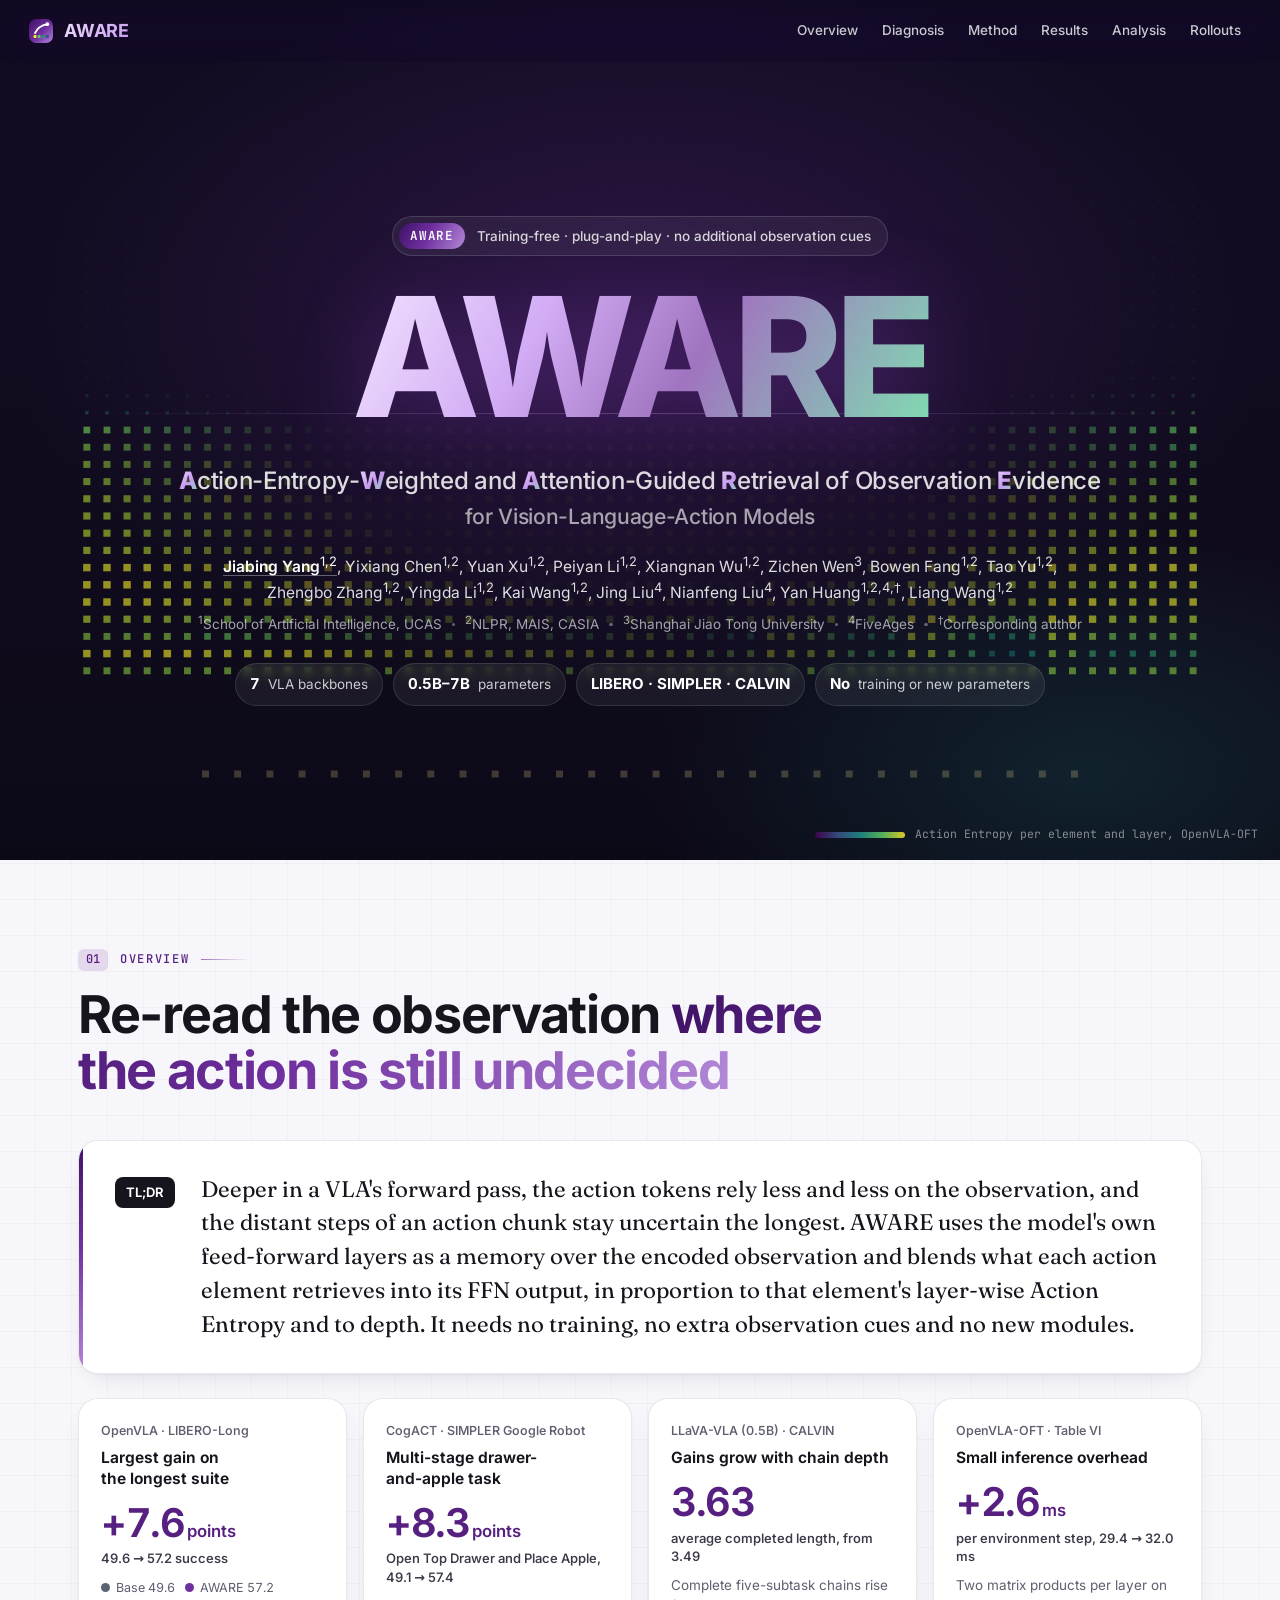
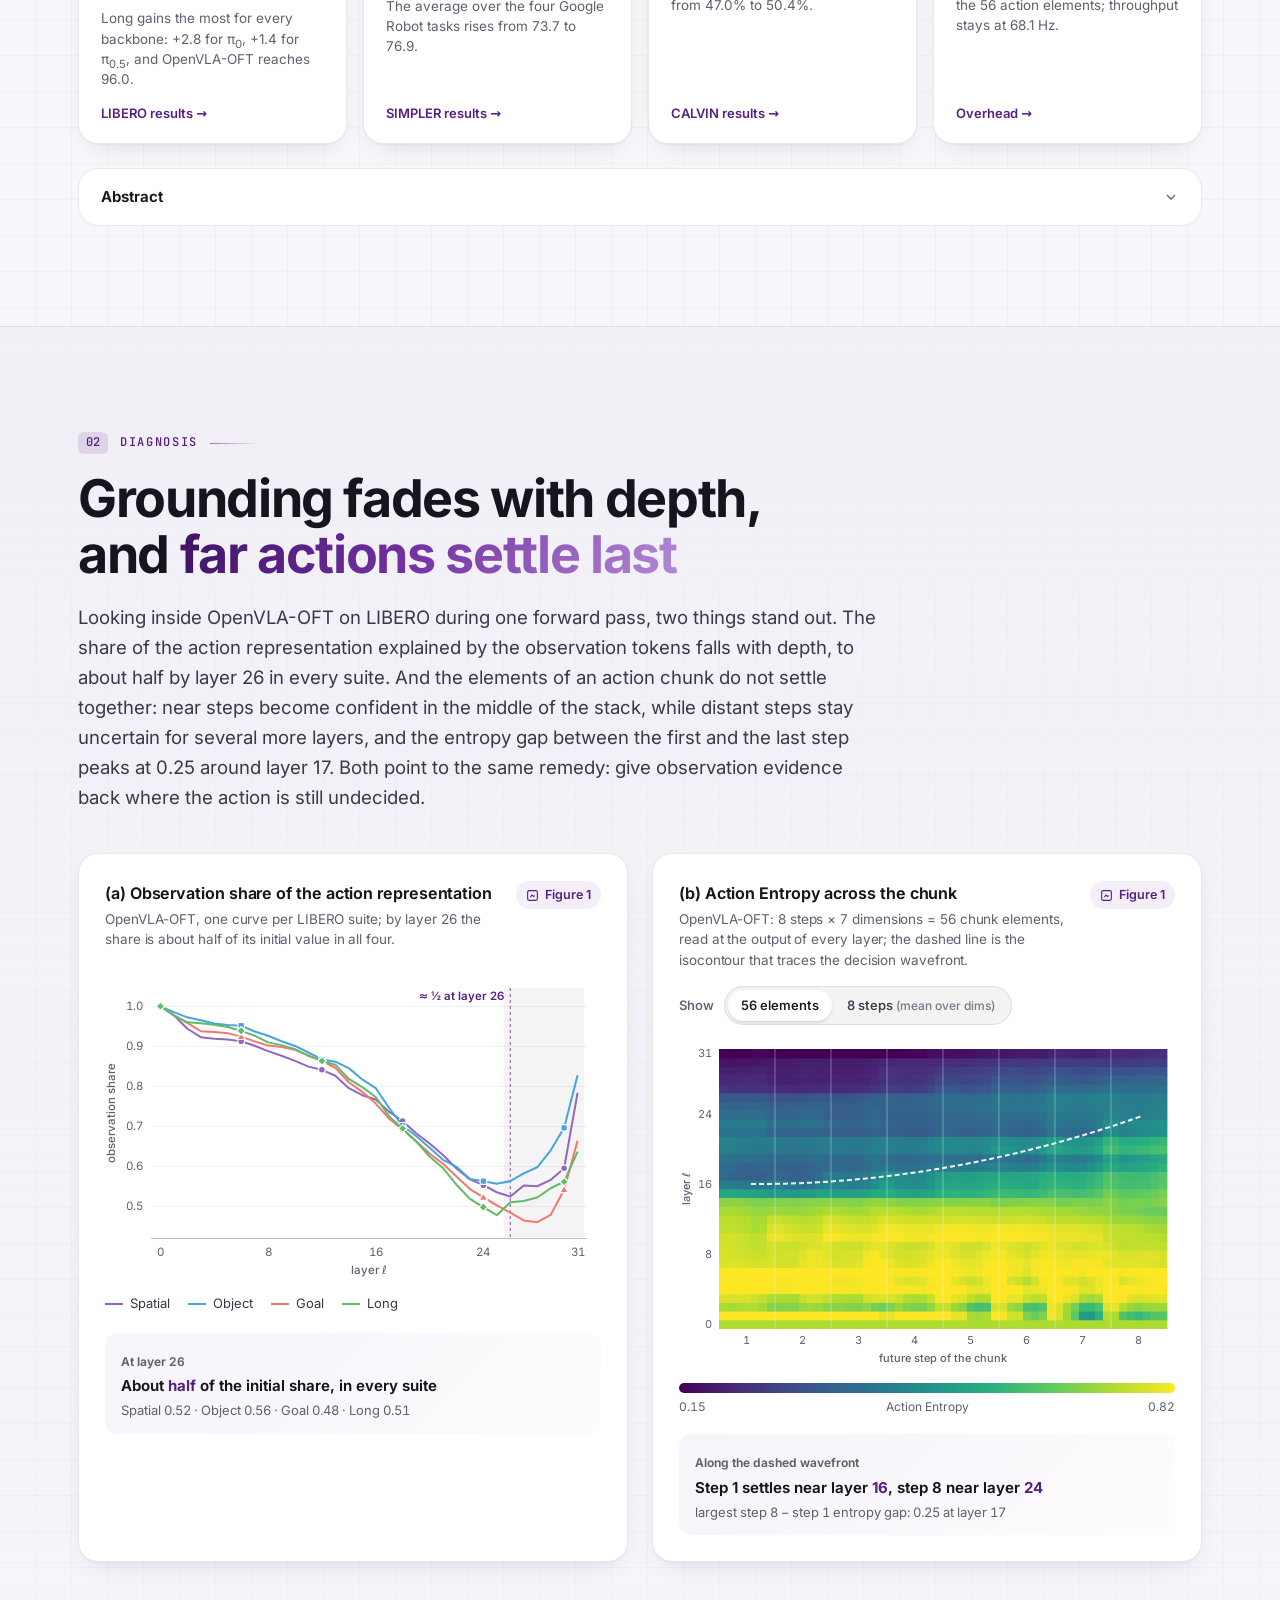
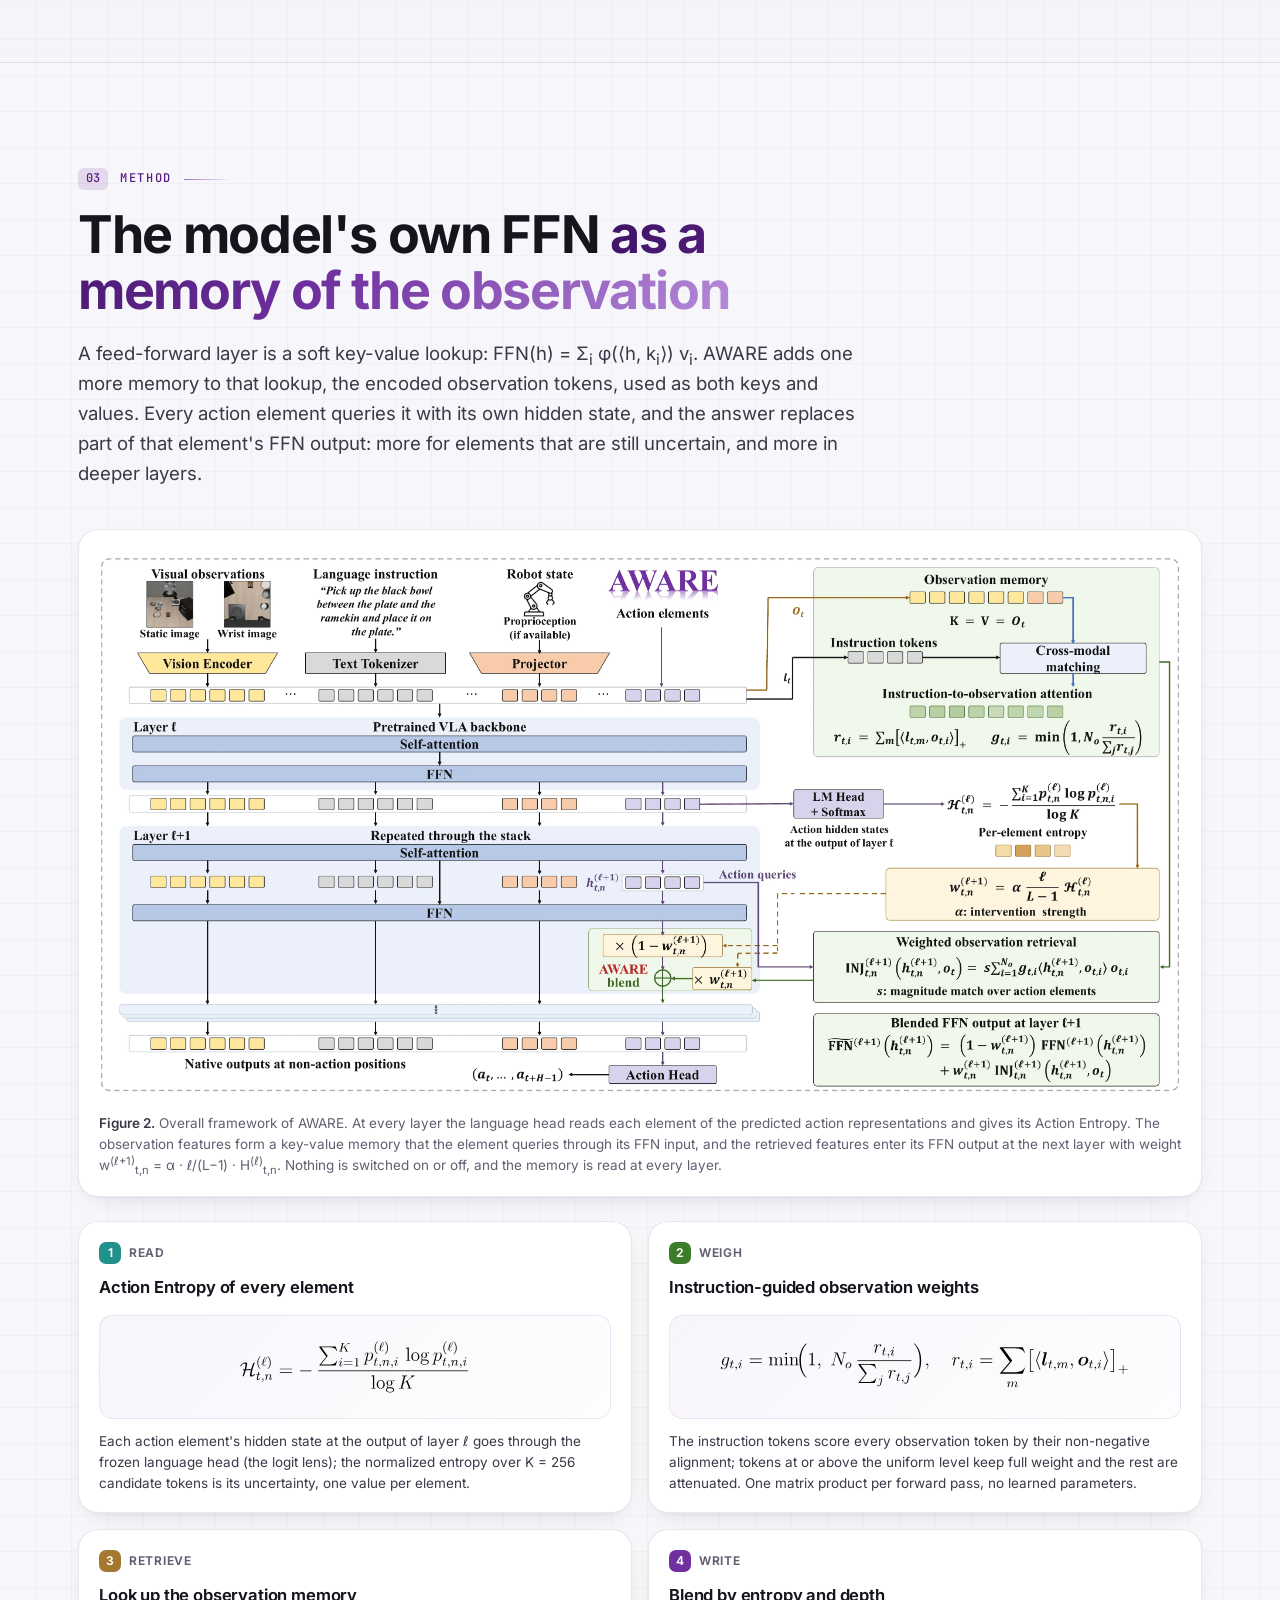
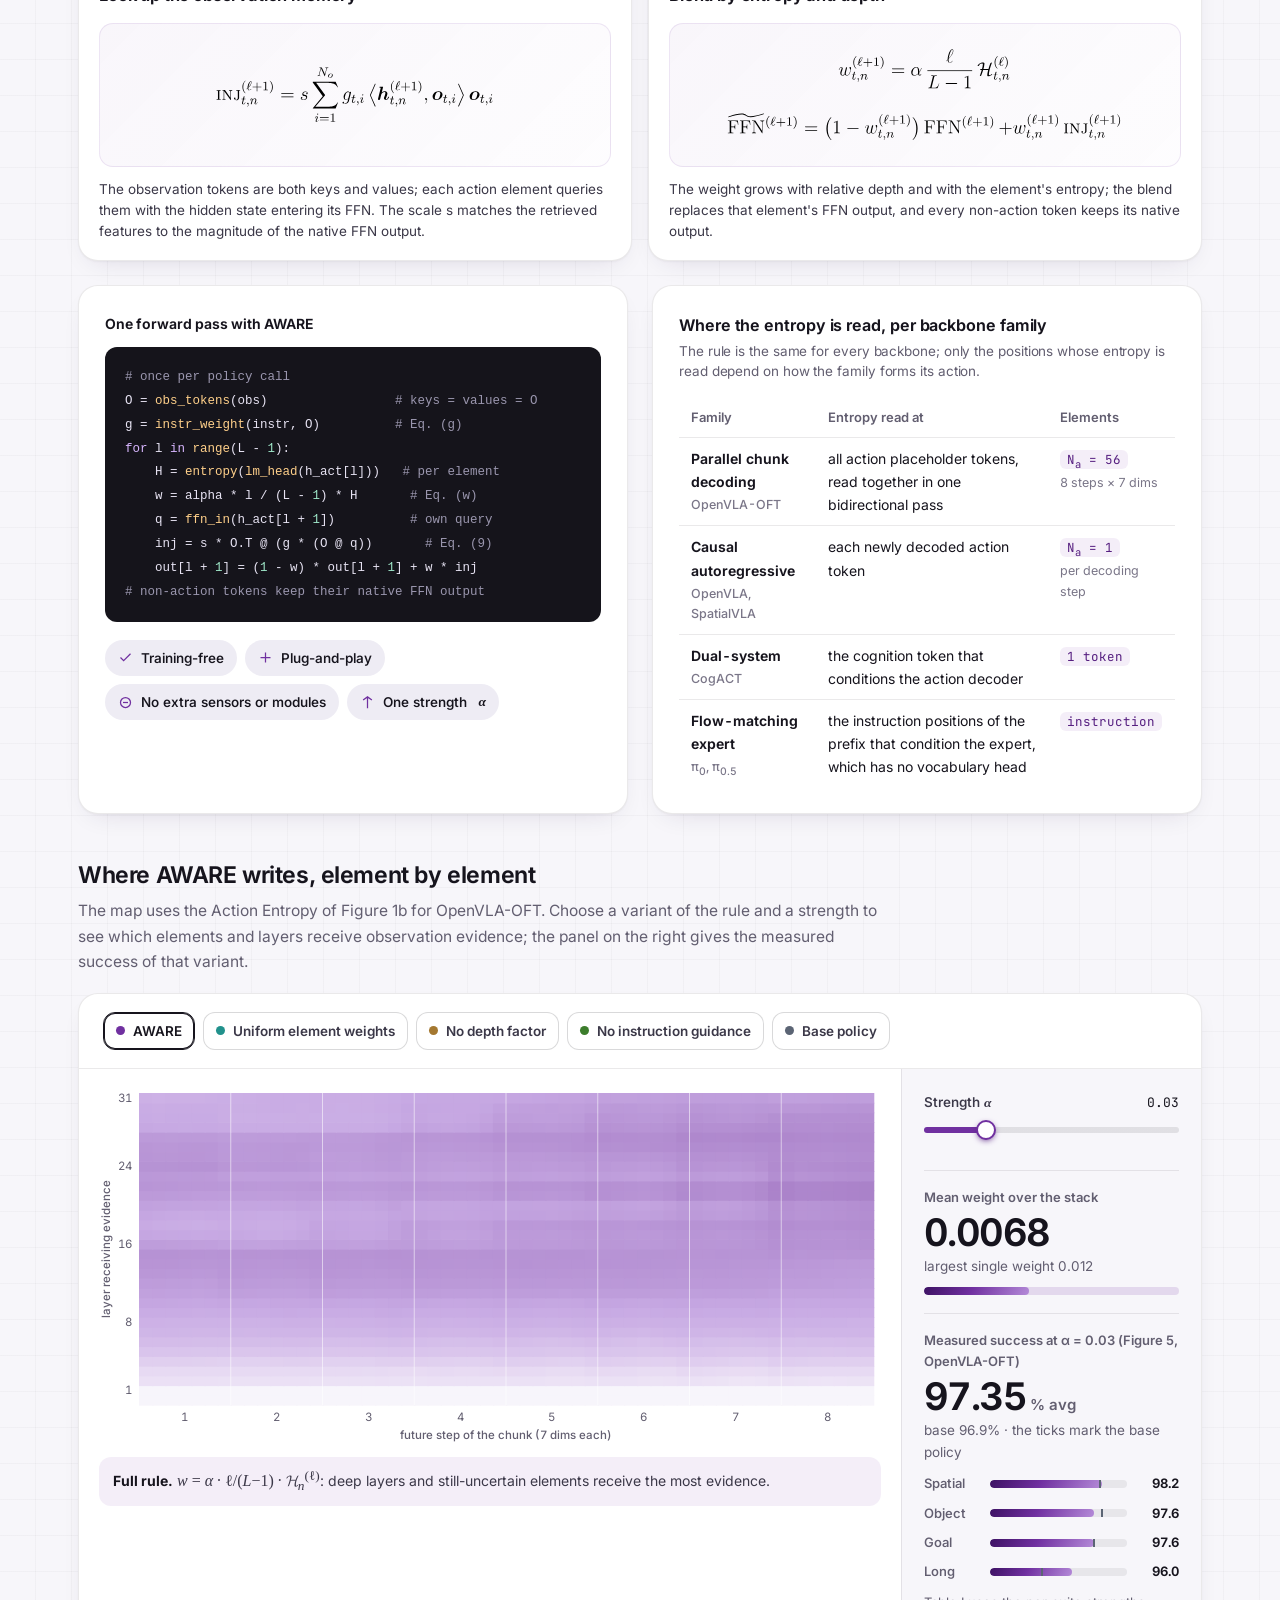
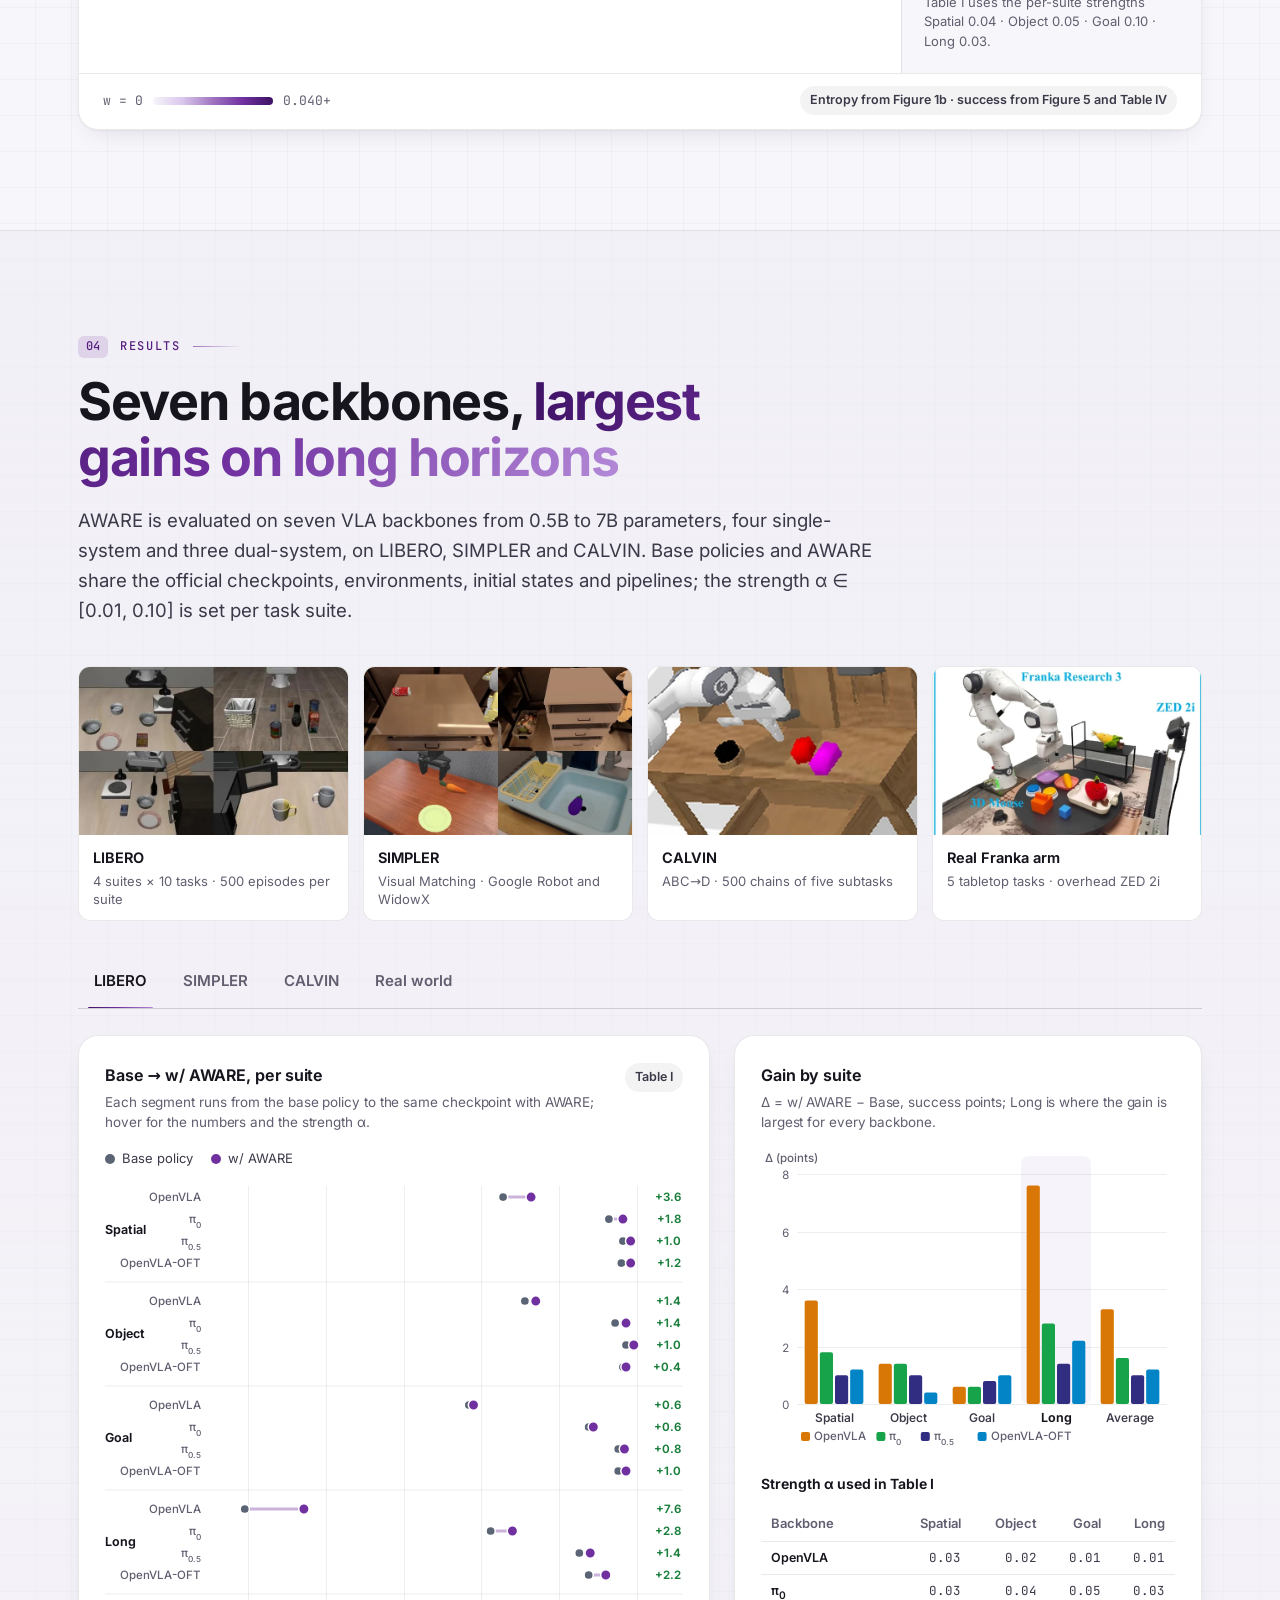
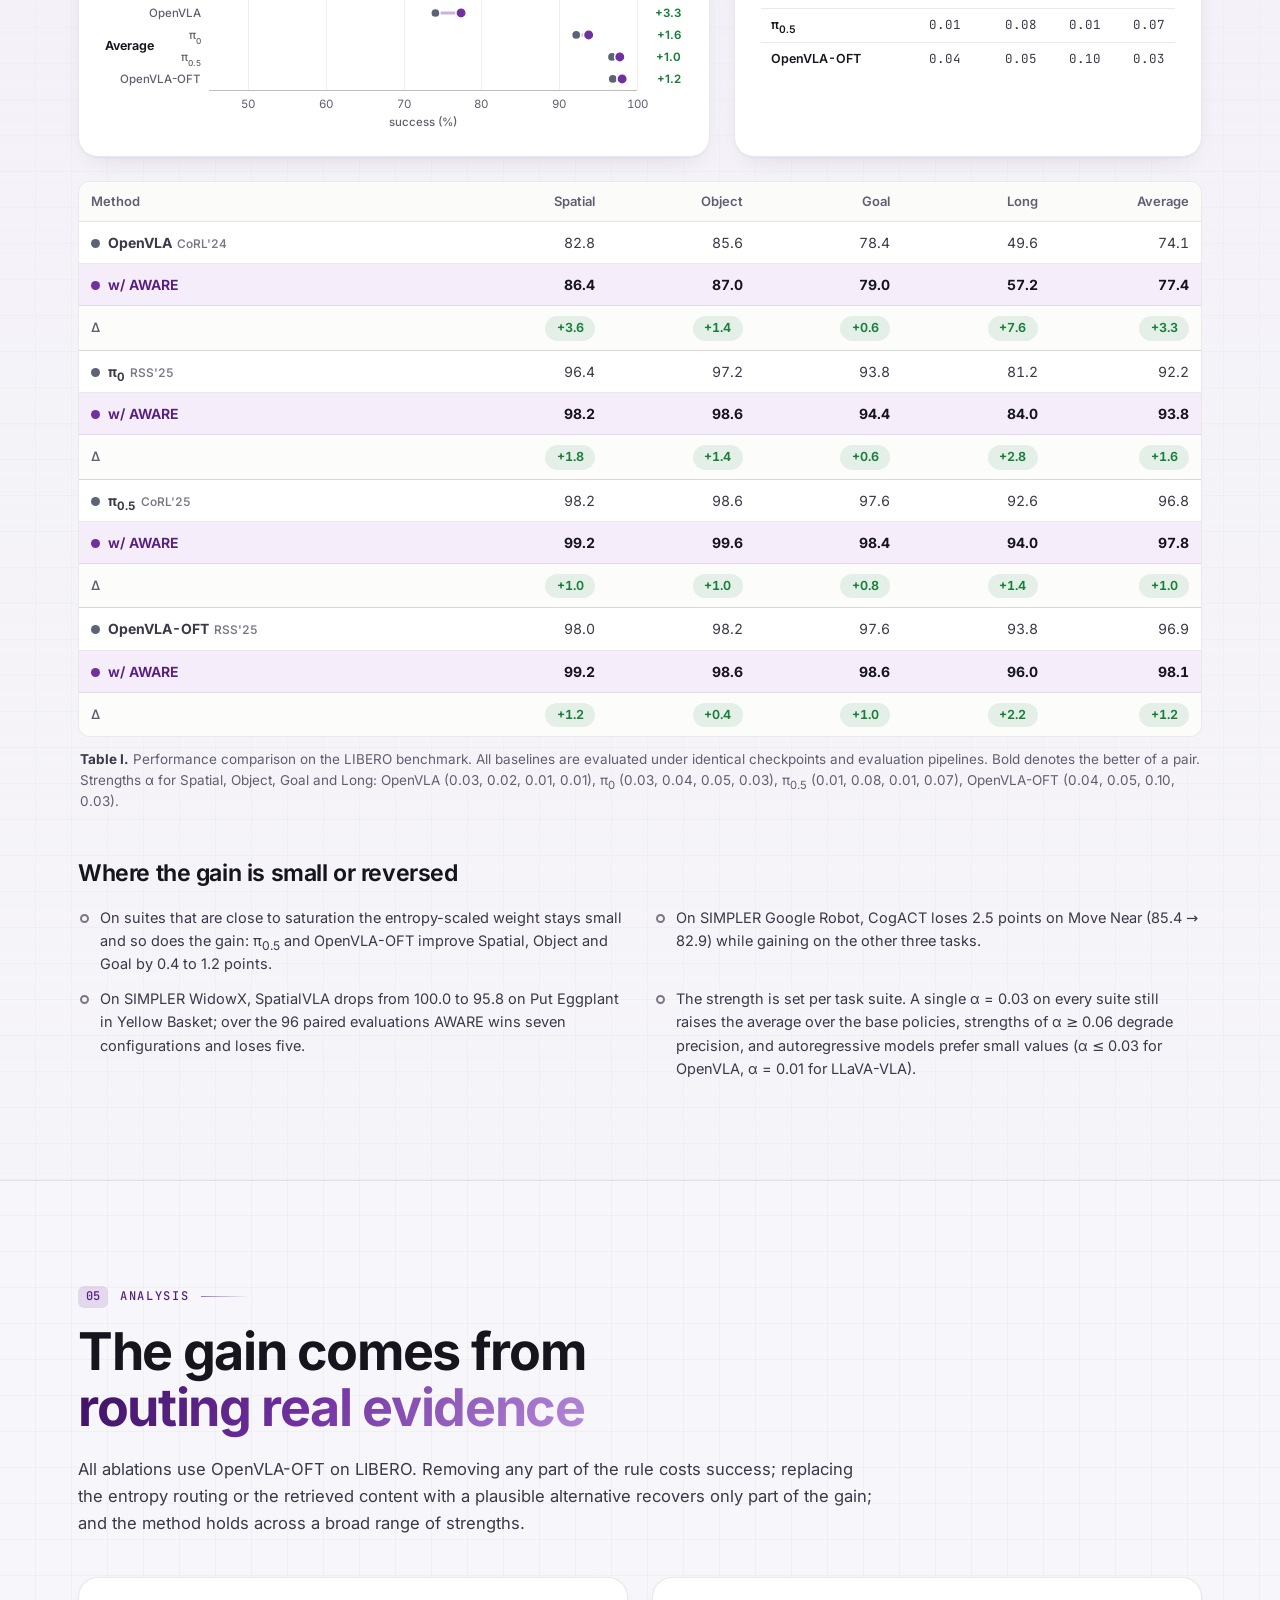
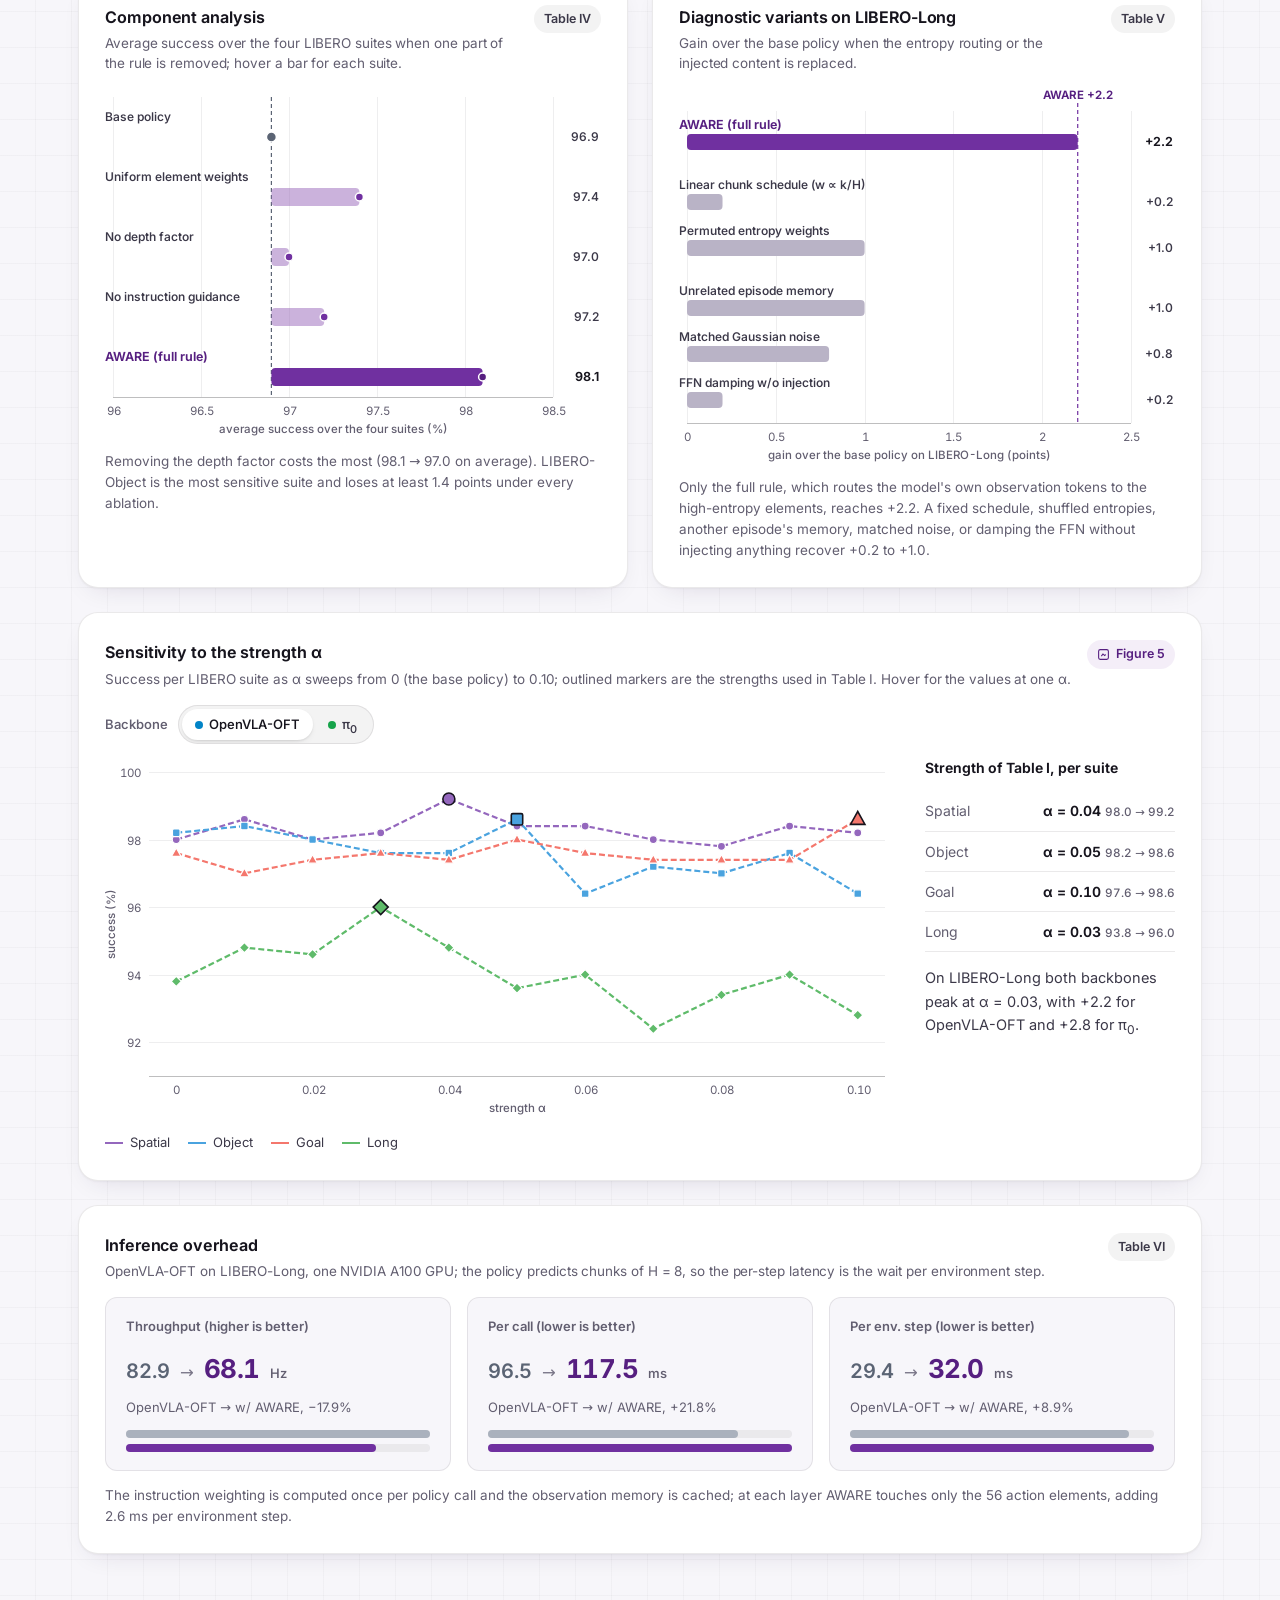
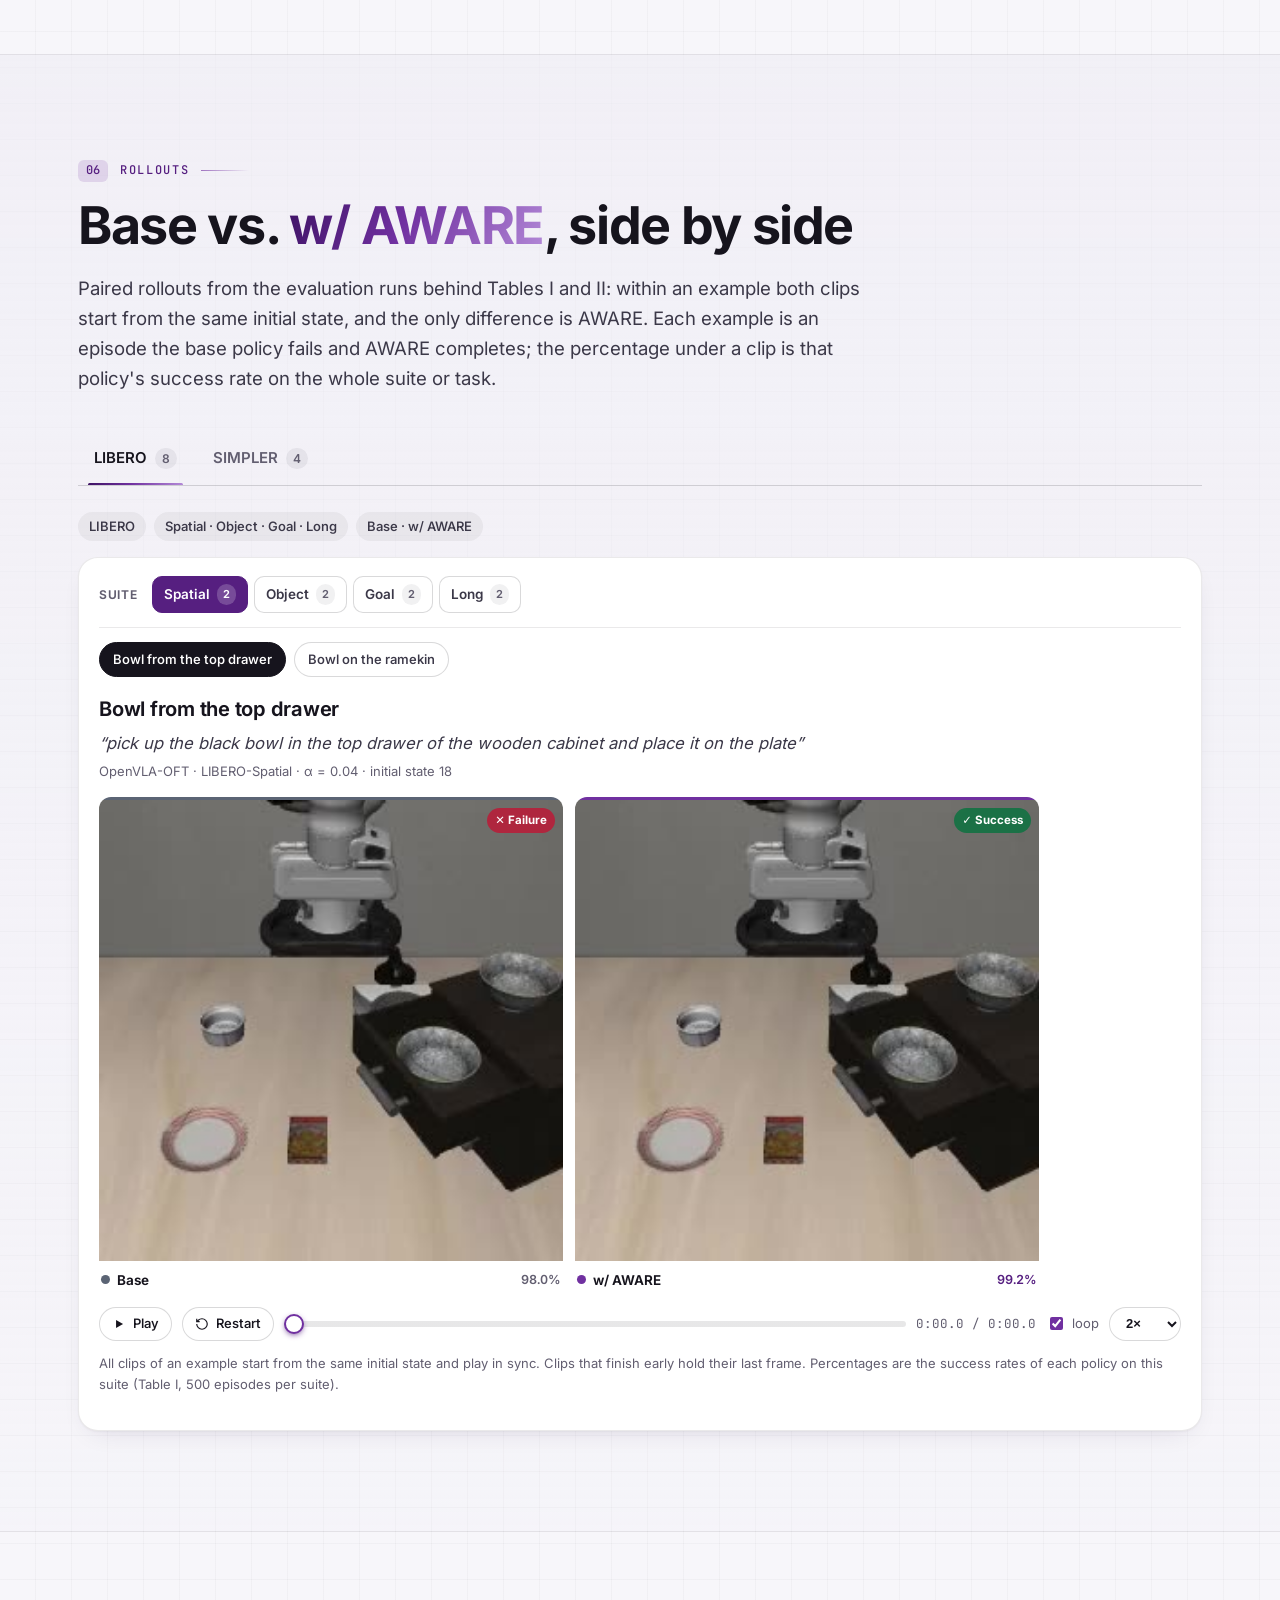
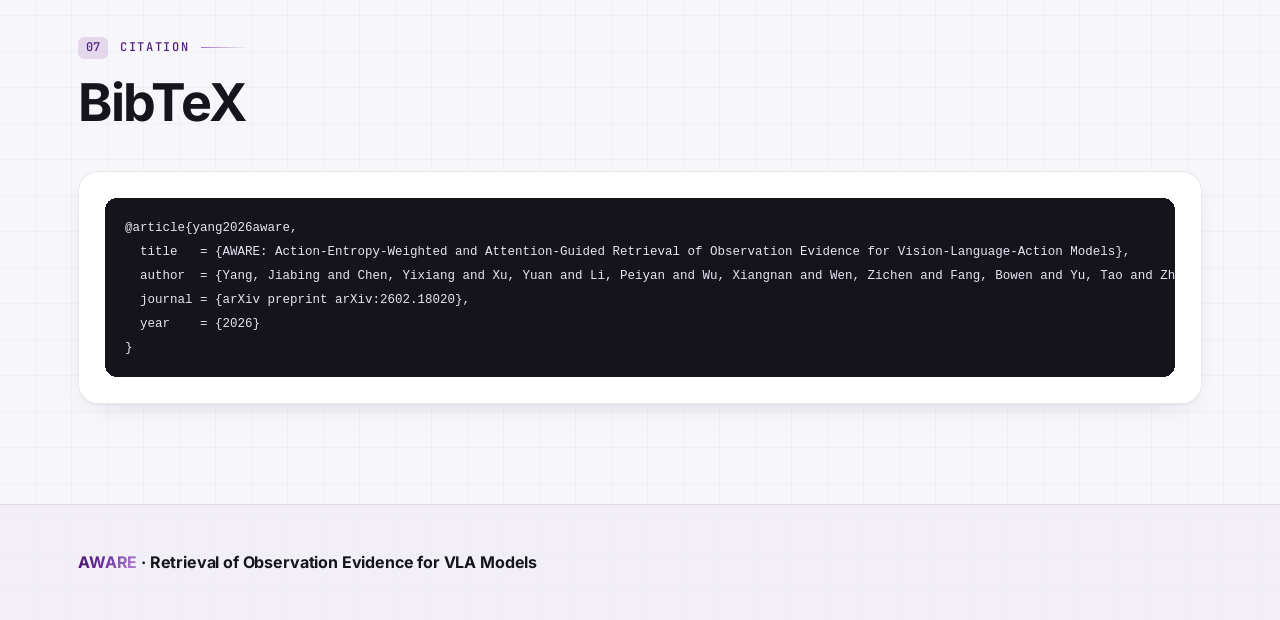
<file: index.html>
<!DOCTYPE html>
<html lang="en">
<head>
  <meta charset="utf-8">
  <meta name="viewport" content="width=device-width, initial-scale=1, viewport-fit=cover">
  <title>AWARE | Observation Evidence for VLA Models</title>
  <meta name="description" content="AWARE: Action-Entropy-Weighted and Attention-Guided Retrieval of Observation Evidence for Vision-Language-Action Models. Training-free, plug-and-play observation retrieval for VLA models.">
  <meta name="theme-color" content="#0f0b1c">
  <link rel="icon" type="image/svg+xml" href="assets/img/favicon.svg">
  <link rel="stylesheet" href="assets/css/base.css">
  <link rel="stylesheet" href="assets/css/theme.css">
  <script>document.documentElement.classList.add('js');</script>
</head>
<body>
<a class="skip-link" href="#overview">Skip to content</a>

<!-- ============================================================ NAV -->
<nav class="nav over-hero" id="nav" aria-label="Sections">
  <div class="nav-inner">
    <a class="brand" href="#top" aria-label="Back to top">
      <svg class="brand-mark" viewBox="0 0 26 26" aria-hidden="true">
        <defs><linearGradient id="bm" x1="0" y1="0" x2="1" y2="1"><stop offset="0" stop-color="#3d1263"/><stop offset=".55" stop-color="#7030a0"/><stop offset="1" stop-color="#b48ad8"/></linearGradient></defs>
        <rect x="1" y="1" width="24" height="24" rx="7" fill="url(#bm)"/>
        <rect x="5.5" y="17" width="3" height="3" rx=".8" fill="#fde725"/>
        <rect x="9.6" y="17" width="3" height="3" rx=".8" fill="#5ec962"/>
        <rect x="13.7" y="17" width="3" height="3" rx=".8" fill="#21918c"/>
        <rect x="17.8" y="17" width="3" height="3" rx=".8" fill="#3b528b"/>
        <path d="M7 15.2 C 9 10.5, 13 7.5, 19.3 6.2" fill="none" stroke="#fff" stroke-width="1.7" stroke-linecap="round"/>
        <circle cx="19.3" cy="6.2" r="1.9" fill="#fff"/>
      </svg>
      <span class="brand-text"><em>AWARE</em></span>
    </a>
    <ul class="nav-links" id="nav-links">
      <li><a href="#overview">Overview</a></li>
      <li><a href="#diagnosis">Diagnosis</a></li>
      <li><a href="#method">Method</a></li>
      <li><a href="#results">Results</a></li>
      <li><a href="#analysis">Analysis</a></li>
      <li><a href="#rollouts">Rollouts</a></li>
    </ul>
    <button class="nav-toggle" id="nav-toggle" aria-label="Open section menu" aria-expanded="false" aria-controls="nav-links"><span></span></button>
  </div>
  <div class="progress" id="progress" aria-hidden="true"></div>
</nav>

<!-- ============================================================ HERO -->
<header class="hero" id="top">
  <canvas id="hero-canvas" aria-hidden="true"></canvas>
  <div class="hero-inner">
    <div class="hero-kicker">
      <span class="badge-acc">AWARE</span>
      <span>Training-free · plug-and-play · no additional observation cues</span>
    </div>
    <h1 class="hero-title"><span class="wm">AWARE</span><span class="sr-only">: Action-Entropy-Weighted and Attention-Guided Retrieval of Observation Evidence for Vision-Language-Action Models</span></h1>
    <p class="hero-sub" aria-hidden="true"><span class="nobr"><b>A</b>ction-Entropy-<b>W</b>eighted and <b>A</b>ttention-Guided</span> <span class="nobr"><b>R</b>etrieval of Observation <b>E</b>vidence</span><br><span class="for">for Vision-Language-Action Models</span></p>
    <div class="hero-authors-block">
      <p class="hero-authors">
        <a class="author-link" href="https://jiabingyang01.github.io/" target="_blank" rel="noopener"><strong>Jiabing Yang</strong><sup>1,2</sup></a>,
        <span>Yixiang Chen<sup>1,2</sup></span>,
        <span>Yuan Xu<sup>1,2</sup></span>,
        <span>Peiyan Li<sup>1,2</sup></span>,
        <span>Xiangnan Wu<sup>1,2</sup></span>,
        <span>Zichen Wen<sup>3</sup></span>,
        <span>Bowen Fang<sup>1,2</sup></span>,
        <span>Tao Yu<sup>1,2</sup></span>,<br class="desktop-br">
        <span>Zhengbo Zhang<sup>1,2</sup></span>,
        <span>Yingda Li<sup>1,2</sup></span>,
        <span>Kai Wang<sup>1,2</sup></span>,
        <span>Jing Liu<sup>4</sup></span>,
        <span>Nianfeng Liu<sup>4</sup></span>,
        <span>Yan Huang<sup>1,2,4,&dagger;</sup></span>,
        <span>Liang Wang<sup>1,2</sup></span>
      </p>
      <p class="hero-affils">
        <span><sup>1</sup>School of Artificial Intelligence, UCAS</span>
        <span class="sep" aria-hidden="true"></span>
        <span><sup>2</sup>NLPR, MAIS, CASIA</span>
        <span class="sep" aria-hidden="true"></span>
        <span><sup>3</sup>Shanghai Jiao Tong University</span>
        <span class="sep" aria-hidden="true"></span>
        <span><sup>4</sup>FiveAges</span>
        <span class="sep" aria-hidden="true"></span>
        <span><sup>&dagger;</sup>Corresponding author</span>
      </p>
    </div>
    <ul class="hero-facts" id="hero-facts" aria-label="Scope of the evaluation"></ul>
    <div class="hero-actions" id="hero-links"></div>
  </div>
  <div class="hero-legend" aria-hidden="true"><span class="hl-ramp"></span><span>Action Entropy per element and layer, OpenVLA-OFT</span></div>
</header>

<main id="main">

<!-- ============================================================ 01 OVERVIEW -->
<section class="section" id="overview" aria-labelledby="overview-title">
  <div class="wrap">
    <div class="sec-head reveal">
      <span class="eyebrow"><span class="idx">01</span>Overview</span>
      <h2 class="sec-title" id="overview-title">Re-read the observation <em>where the action is still undecided</em></h2>
    </div>

    <div class="card tldr reveal">
      <span class="tldr-tag">TL;DR</span>
      <p data-t="tldr"></p>
    </div>

    <div class="results-row" id="key-results" aria-label="Key results"></div>

    <details class="abstract reveal">
      <summary><span>Abstract</span><svg class="chev" width="16" height="16" viewBox="0 0 24 24" fill="none" stroke="currentColor" stroke-width="2" aria-hidden="true"><path d="M6 9l6 6 6-6"/></svg></summary>
      <div class="body"><p data-t="abstract"></p></div>
    </details>
  </div>
</section>

<!-- ============================================================ 02 DIAGNOSIS -->
<section class="section tint" id="diagnosis" aria-labelledby="diagnosis-title">
  <div class="wrap">
    <div class="sec-head reveal">
      <span class="eyebrow"><span class="idx">02</span>Diagnosis</span>
      <h2 class="sec-title" id="diagnosis-title">Grounding fades with depth, and <em>far actions settle last</em></h2>
      <p class="lede" data-t="diagnosis/lede"></p>
    </div>

    <div class="grid-2">
      <div class="card diag-card reveal">
        <div class="card-head">
          <div class="ttl">(a) Observation share of the action representation<small data-t="diagnosis/footprint_sub"></small></div>
          <button class="fig-link" type="button" data-fig-open="footprint"></button>
        </div>
        <div class="chart" id="fp-chart"></div>
        <div class="legend" id="fp-legend"></div>
        <div class="diag-note" id="fp-note"></div>
      </div>
      <div class="card diag-card reveal">
        <div class="card-head">
          <div class="ttl">(b) Action Entropy across the chunk<small data-t="diagnosis/entropy_sub"></small></div>
          <button class="fig-link" type="button" data-fig-open="footprint"></button>
        </div>
        <div class="controls mb-8">
          <span class="ctl"><span class="ctl-label">Show</span><span class="seg" id="ent-mode" role="group" aria-label="Quantity shown"></span></span>
        </div>
        <div class="chart" id="ent-chart"></div>
        <div class="heat-scale" id="ent-scale"></div>
        <div class="diag-note" id="ent-note"></div>
      </div>
    </div>
  </div>
</section>

<!-- ============================================================ 03 METHOD -->
<section class="section" id="method" aria-labelledby="method-title">
  <div class="wrap">
    <div class="sec-head reveal">
      <span class="eyebrow"><span class="idx">03</span>Method</span>
      <h2 class="sec-title" id="method-title">The model's own FFN <em>as a memory of the observation</em></h2>
      <p class="lede" data-t="method/lede"></p>
    </div>

    <figure class="card figure-card reveal">
      <img src="assets/img/aware_pipeline.webp" width="3693" height="1874" loading="lazy" decoding="async" data-zoom data-fig="aware_pipeline" alt="">
      <figcaption class="caption"><b>Figure 2.</b> <span data-t="figures/aware_pipeline/caption"></span></figcaption>
    </figure>

    <div class="eq-grid mt-24" id="eq-grid"></div>

    <div class="grid-2 mt-24">
      <div class="card reveal">
        <h3 class="label">One forward pass with AWARE</h3>
<pre class="code" aria-label="Pseudo-code of AWARE for one forward pass"><code><span class="c"># once per policy call</span>
O = <span class="f">obs_tokens</span>(obs)                 <span class="c"># keys = values = O</span>
g = <span class="f">instr_weight</span>(instr, O)          <span class="c"># Eq. (g)</span>
<span class="k">for</span> l <span class="k">in</span> <span class="f">range</span>(L - <span class="n">1</span>):
    H = <span class="f">entropy</span>(<span class="f">lm_head</span>(h_act[l]))   <span class="c"># per element</span>
    w = alpha * l / (L - <span class="n">1</span>) * H       <span class="c"># Eq. (w)</span>
    q = <span class="f">ffn_in</span>(h_act[l + <span class="n">1</span>])          <span class="c"># own query</span>
    inj = s * O.T @ (g * (O @ q))       <span class="c"># Eq. (9)</span>
    out[l + <span class="n">1</span>] = (<span class="n">1</span> - w) * out[l + <span class="n">1</span>] + w * inj
<span class="c"># non-action tokens keep their native FFN output</span></code></pre>
        <ul class="pills">
          <li class="pill"><svg viewBox="0 0 24 24" fill="none" stroke="currentColor" stroke-width="2" aria-hidden="true"><path d="M20 6L9 17l-5-5"/></svg>Training-free</li>
          <li class="pill"><svg viewBox="0 0 24 24" fill="none" stroke="currentColor" stroke-width="2" aria-hidden="true"><path d="M4 12h16M12 4v16"/></svg>Plug-and-play</li>
          <li class="pill"><svg viewBox="0 0 24 24" fill="none" stroke="currentColor" stroke-width="2" aria-hidden="true"><circle cx="12" cy="12" r="8"/><path d="M8 12h8"/></svg>No extra sensors or modules</li>
          <li class="pill"><svg viewBox="0 0 24 24" fill="none" stroke="currentColor" stroke-width="2" aria-hidden="true"><path d="M12 3v18M5 8l7-5 7 5"/></svg>One strength <span class="m">&nbsp;<i>α</i></span></li>
        </ul>
      </div>
      <div class="card reveal">
        <div class="card-head">
          <div class="ttl">Where the entropy is read, per backbone family<small data-t="method/mapping_sub"></small></div>
        </div>
        <div class="table-wrap"><table class="rt map-table" id="map-table"></table></div>
      </div>
    </div>

    <div class="sub-head mt-48 reveal">
      <h3 class="sub">Where AWARE writes, element by element</h3>
      <p class="muted" data-t="method/widget_sub"></p>
    </div>
    <div class="card widget reveal" id="wmap-widget">
      <div class="widget-top">
        <div class="presets" role="group" aria-label="Variant of the rule" id="wm-presets"></div>
      </div>
      <div class="widget-body">
        <div class="widget-stage">
          <div class="chart" id="wm-chart" aria-describedby="wm-desc"></div>
          <p class="sr-only" id="wm-desc">Injection weight of every OpenVLA-OFT action element (columns) at every layer (rows) for the selected variant and strength. Brighter cells receive more retrieved observation evidence.</p>
          <div class="wm-formula" id="wm-formula"></div>
        </div>
        <div class="widget-side">
          <div class="slider-row">
            <label for="wm-alpha">Strength <span class="m"><i>α</i></span></label>
            <input type="range" id="wm-alpha" min="1" max="10" step="1" value="3">
            <output id="wm-alpha-out" for="wm-alpha"></output>
          </div>
          <div class="readout" aria-live="polite">
            <div class="k">Mean weight over the stack</div>
            <div class="v" id="wm-mean"></div>
            <div class="n" id="wm-max"></div>
            <div class="meter"><i id="wm-bar"></i></div>
          </div>
          <div class="readout" id="wm-success"></div>
        </div>
      </div>
      <div class="widget-foot">
        <span class="ramp-scale" id="wm-scale">w&nbsp;=&nbsp;0 <i></i> high</span>
        <span class="data-tag" id="wm-tag">Entropy from Figure 1b · success from Figure 5 and Table IV</span>
      </div>
    </div>
  </div>
</section>

<!-- ============================================================ 04 RESULTS -->
<section class="section tint" id="results" aria-labelledby="results-title">
  <div class="wrap">
    <div class="sec-head reveal">
      <span class="eyebrow"><span class="idx">04</span>Results</span>
      <h2 class="sec-title" id="results-title">Seven backbones, <em>largest gains on long horizons</em></h2>
      <p class="lede" data-t="results/lede"></p>
    </div>

    <div class="bench-strip reveal" id="bench-strip"></div>

    <div class="tabs" role="tablist" aria-label="Benchmarks" id="results-tabs">
      <button class="tab" role="tab" id="tab-libero" aria-controls="panel-libero" aria-selected="true">LIBERO</button>
      <button class="tab" role="tab" id="tab-simpler" aria-controls="panel-simpler" aria-selected="false" tabindex="-1">SIMPLER</button>
      <button class="tab" role="tab" id="tab-calvin" aria-controls="panel-calvin" aria-selected="false" tabindex="-1">CALVIN</button>
      <button class="tab" role="tab" id="tab-real" aria-controls="panel-real" aria-selected="false" tabindex="-1">Real world</button>
    </div>

    <!-- LIBERO -->
    <div class="tabpanel" role="tabpanel" id="panel-libero" aria-labelledby="tab-libero" tabindex="0">
      <div class="grid-2 wide-left">
        <div class="card">
          <div class="card-head">
            <div class="ttl">Base → w/ AWARE, per suite<small>Each segment runs from the base policy to the same checkpoint with AWARE; hover for the numbers and the strength α.</small></div>
            <span class="data-tag">Table I</span>
          </div>
          <div class="legend" id="lib-legend"></div>
          <div class="chart" id="lib-dumbbell"></div>
        </div>
        <div class="card">
          <div class="card-head">
            <div class="ttl">Gain by suite<small>Δ = w/ AWARE − Base, success points; Long is where the gain is largest for every backbone.</small></div>
          </div>
          <div class="chart" id="lib-gain"></div>
          <h3 class="label mt-24">Strength α used in Table I</h3>
          <div class="table-wrap"><table class="rt alpha-table" id="lib-alpha"></table></div>
        </div>
      </div>
      <div class="table-wrap mt-24"><table class="rt" id="lib-table"></table></div>
      <p class="table-caption" id="lib-caption"></p>
    </div>

    <!-- SIMPLER -->
    <div class="tabpanel" role="tabpanel" id="panel-simpler" aria-labelledby="tab-simpler" tabindex="0" hidden>
      <div class="table-wrap"><table class="rt" id="sim-table"></table></div>
      <p class="table-caption" id="sim-caption"></p>
      <div class="grid-2 mt-24">
        <div class="card"><div class="card-head"><div class="ttl">Google Robot · CogACT<small id="sim-g-sub"></small></div></div><div class="chart" id="sim-g-chart"></div></div>
        <div class="card"><div class="card-head"><div class="ttl">WidowX · SpatialVLA<small id="sim-w-sub"></small></div></div><div class="chart" id="sim-w-chart"></div></div>
      </div>
    </div>

    <!-- CALVIN -->
    <div class="tabpanel" role="tabpanel" id="panel-calvin" aria-labelledby="tab-calvin" tabindex="0" hidden>
      <div class="grid-2 wide-left">
        <div class="card">
          <div class="card-head">
            <div class="ttl">Success by chain length<small data-t="results/calvin_sub"></small></div>
            <span class="data-tag">Table III</span>
          </div>
          <div class="legend" id="cal-legend"></div>
          <div class="chart" id="cal-chart"></div>
        </div>
        <div class="card cal-side">
          <div class="stat-row" id="cal-stats"></div>
          <p class="note" data-t="results/calvin_note"></p>
        </div>
      </div>
      <div class="table-wrap mt-24"><table class="rt" id="cal-table"></table></div>
      <p class="table-caption" id="cal-caption"></p>
    </div>

    <!-- REAL WORLD -->
    <div class="tabpanel" role="tabpanel" id="panel-real" aria-labelledby="tab-real" tabindex="0" hidden>
      <div id="real-root"></div>
    </div>

    <div class="mt-48 reveal">
      <h3 class="sub">Where the gain is small or reversed</h3>
      <ul class="scope-list" id="scope-list"></ul>
    </div>
  </div>
</section>

<!-- ============================================================ 05 ANALYSIS -->
<section class="section" id="analysis" aria-labelledby="analysis-title">
  <div class="wrap">
    <div class="sec-head reveal">
      <span class="eyebrow"><span class="idx">05</span>Analysis</span>
      <h2 class="sec-title" id="analysis-title">The gain comes from <em>routing real evidence</em></h2>
      <p class="lede sm" data-t="analysis/lede"></p>
    </div>

    <div class="an-grid">
      <div class="card reveal">
        <div class="card-head">
          <div class="ttl">Component analysis<small>Average success over the four LIBERO suites when one part of the rule is removed; hover a bar for each suite.</small></div>
          <span class="data-tag">Table IV</span>
        </div>
        <div class="chart" id="abl-chart"></div>
        <p class="caption" data-t="analysis/ablation_note"></p>
      </div>

      <div class="card reveal">
        <div class="card-head">
          <div class="ttl">Diagnostic variants on LIBERO-Long<small>Gain over the base policy when the entropy routing or the injected content is replaced.</small></div>
          <span class="data-tag">Table V</span>
        </div>
        <div class="chart" id="ctl-chart"></div>
        <p class="caption" data-t="analysis/controls_note"></p>
      </div>

      <div class="card span-2 reveal">
        <div class="card-head">
          <div class="ttl">Sensitivity to the strength α<small id="alpha-sub"></small></div>
          <button class="fig-link" type="button" data-fig-open="alpha"></button>
        </div>
        <div class="controls mb-8">
          <span class="ctl"><span class="ctl-label">Backbone</span><span class="seg" id="alpha-model" role="group" aria-label="Backbone"></span></span>
        </div>
        <div class="alpha-wrap">
          <div class="chart" id="alpha-chart"></div>
          <div class="alpha-side" id="alpha-side"></div>
        </div>
        <div class="legend" id="alpha-legend"></div>
      </div>

      <div class="card span-2 reveal" id="cost-card">
        <div class="card-head">
          <div class="ttl">Inference overhead<small>OpenVLA-OFT on LIBERO-Long, one NVIDIA A100 GPU; the policy predicts chunks of H = 8, so the per-step latency is the wait per environment step.</small></div>
          <span class="data-tag">Table VI</span>
        </div>
        <div class="cost-grid" id="cost-grid"></div>
        <p class="caption" data-t="analysis/cost_note"></p>
      </div>
    </div>
  </div>
</section>

<!-- ============================================================ 06 ROLLOUTS -->
<section class="section tint" id="rollouts" aria-labelledby="rollouts-title">
  <div class="wrap">
    <div class="sec-head reveal">
      <span class="eyebrow"><span class="idx">06</span>Rollouts</span>
      <h2 class="sec-title" id="rollouts-title">Base vs. <em>w/ AWARE</em>, side by side</h2>
      <p class="lede" data-t="videos/lede"></p>
    </div>
    <div class="tabs" role="tablist" aria-label="Rollout videos" id="video-tabs"></div>
    <div id="video-panels"></div>
  </div>
</section>


<!-- ============================================================ CITATION -->
<section class="section" id="citation" aria-labelledby="citation-title">
  <div class="wrap">
    <div class="sec-head reveal">
      <span class="eyebrow"><span class="idx">07</span>Citation</span>
      <h2 class="sec-title" id="citation-title">BibTeX</h2>
    </div>
    <div class="card reveal">
<pre class="code" aria-label="BibTeX citation"><code>@article{yang2026aware,
  title   = {AWARE: Action-Entropy-Weighted and Attention-Guided Retrieval of Observation Evidence for Vision-Language-Action Models},
  author  = {Yang, Jiabing and Chen, Yixiang and Xu, Yuan and Li, Peiyan and Wu, Xiangnan and Wen, Zichen and Fang, Bowen and Yu, Tao and Zhang, Zhengbo and Li, Yingda and Wang, Kai and Liu, Jing and Liu, Nianfeng and Huang, Yan and Wang, Liang},
  journal = {arXiv preprint arXiv:2602.18020},
  year    = {2026}
}</code></pre>
    </div>
  </div>
</section>
</main>

<footer class="footer">
  <div class="wrap">
    <span class="brand-text"><em>AWARE</em> · Retrieval of Observation Evidence for VLA Models</span>
  </div>
</footer>

<div class="lightbox" id="lightbox" role="dialog" aria-modal="true" aria-label="Figure viewer">
  <button class="close" id="lb-close" aria-label="Close figure viewer">×</button>
  <figure><img id="lb-img" alt=""><figcaption id="lb-cap"></figcaption></figure>
</div>
<div class="tip" id="tip" role="tooltip"></div>

<noscript><p class="noscript">This page renders its figures and numbers with JavaScript; please enable it to view the results.</p></noscript>

<!-- data -->
<script src="assets/data/colors.js"></script>
<script src="assets/data/paper_data.js"></script>
<script src="assets/data/fig_data.js"></script>
<script src="assets/data/text.js"></script>
<script src="assets/videos/manifest.js"></script>
<!-- page code -->
<script src="assets/js/main.js"></script>
<script src="assets/js/charts.js"></script>
<script src="assets/js/player.js"></script>
<script src="assets/js/hero.js"></script>
<script src="assets/js/overview.js"></script>
<script src="assets/js/diagnosis.js"></script>
<script src="assets/js/method.js"></script>
<script src="assets/js/results.js"></script>
<script src="assets/js/analysis.js"></script>
<script src="assets/js/rollouts.js"></script>
<script>SITE.boot();</script>
</body>
</html>
</file>
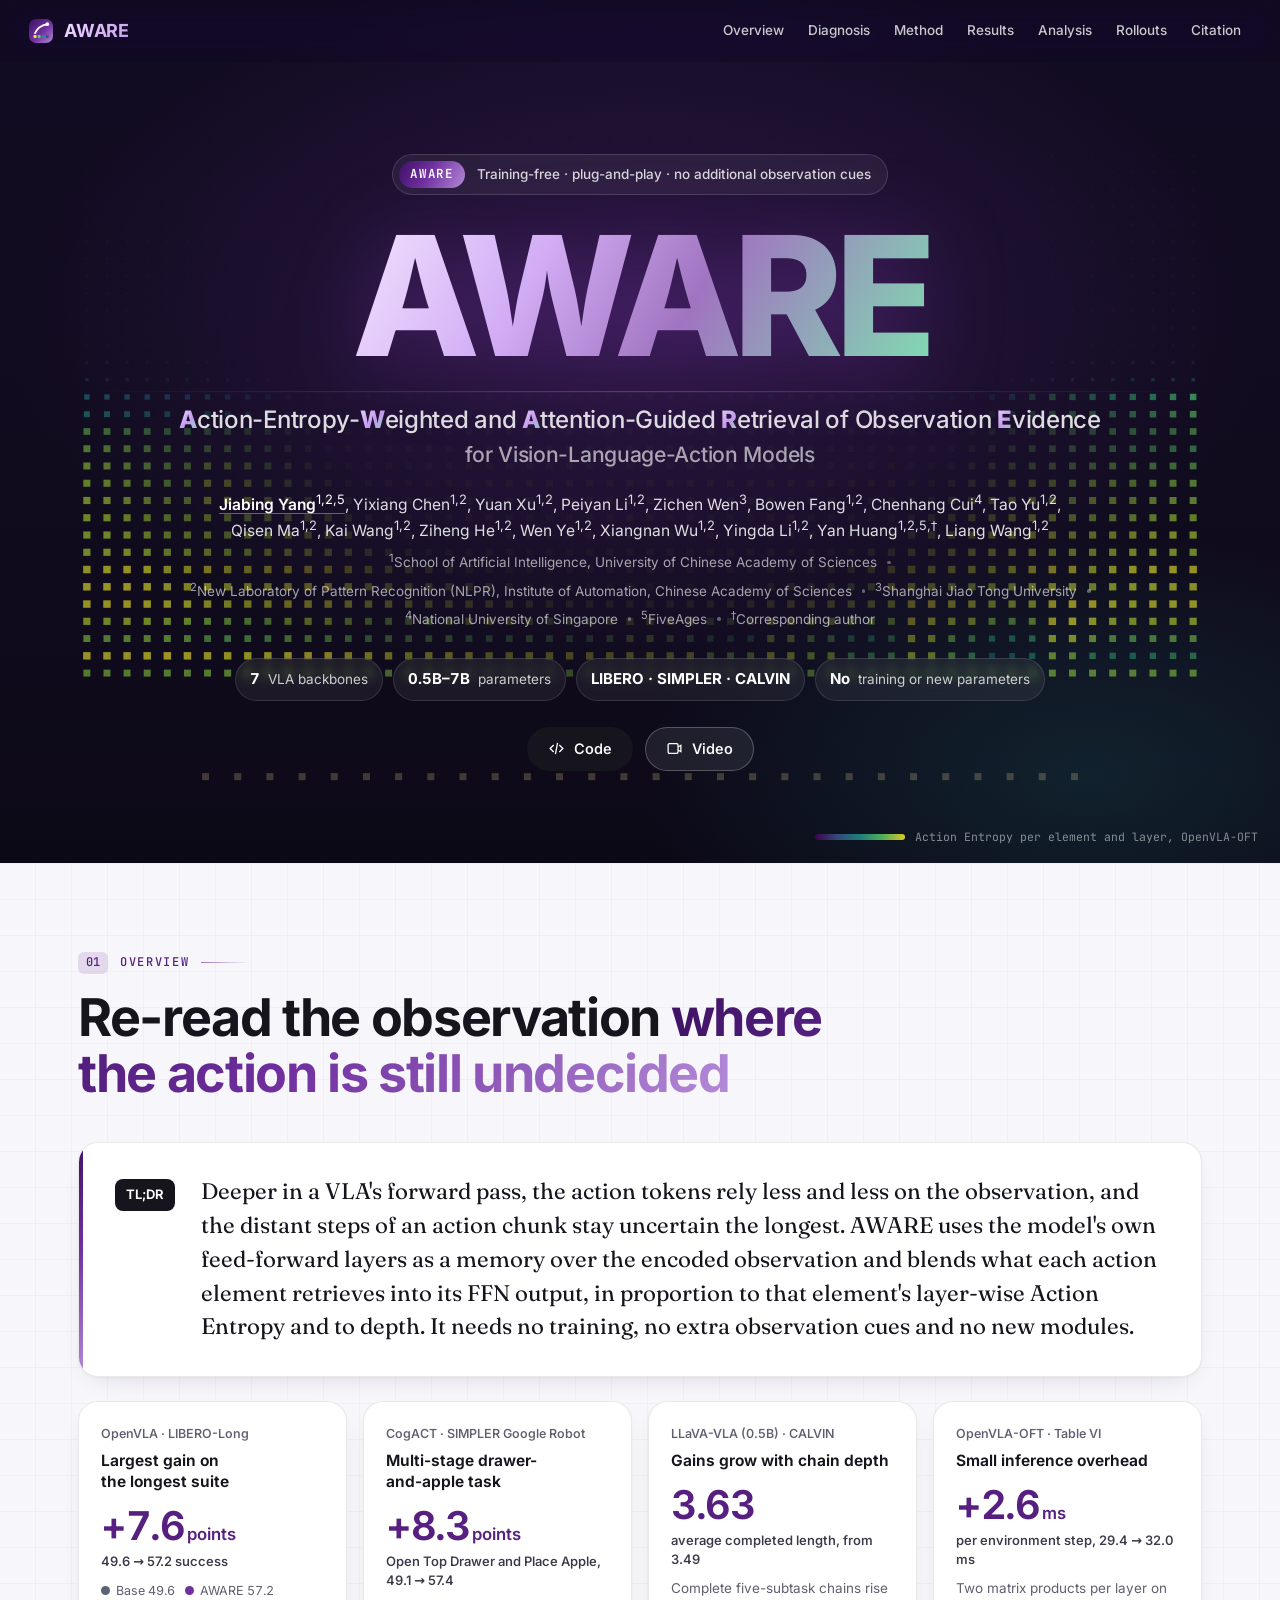
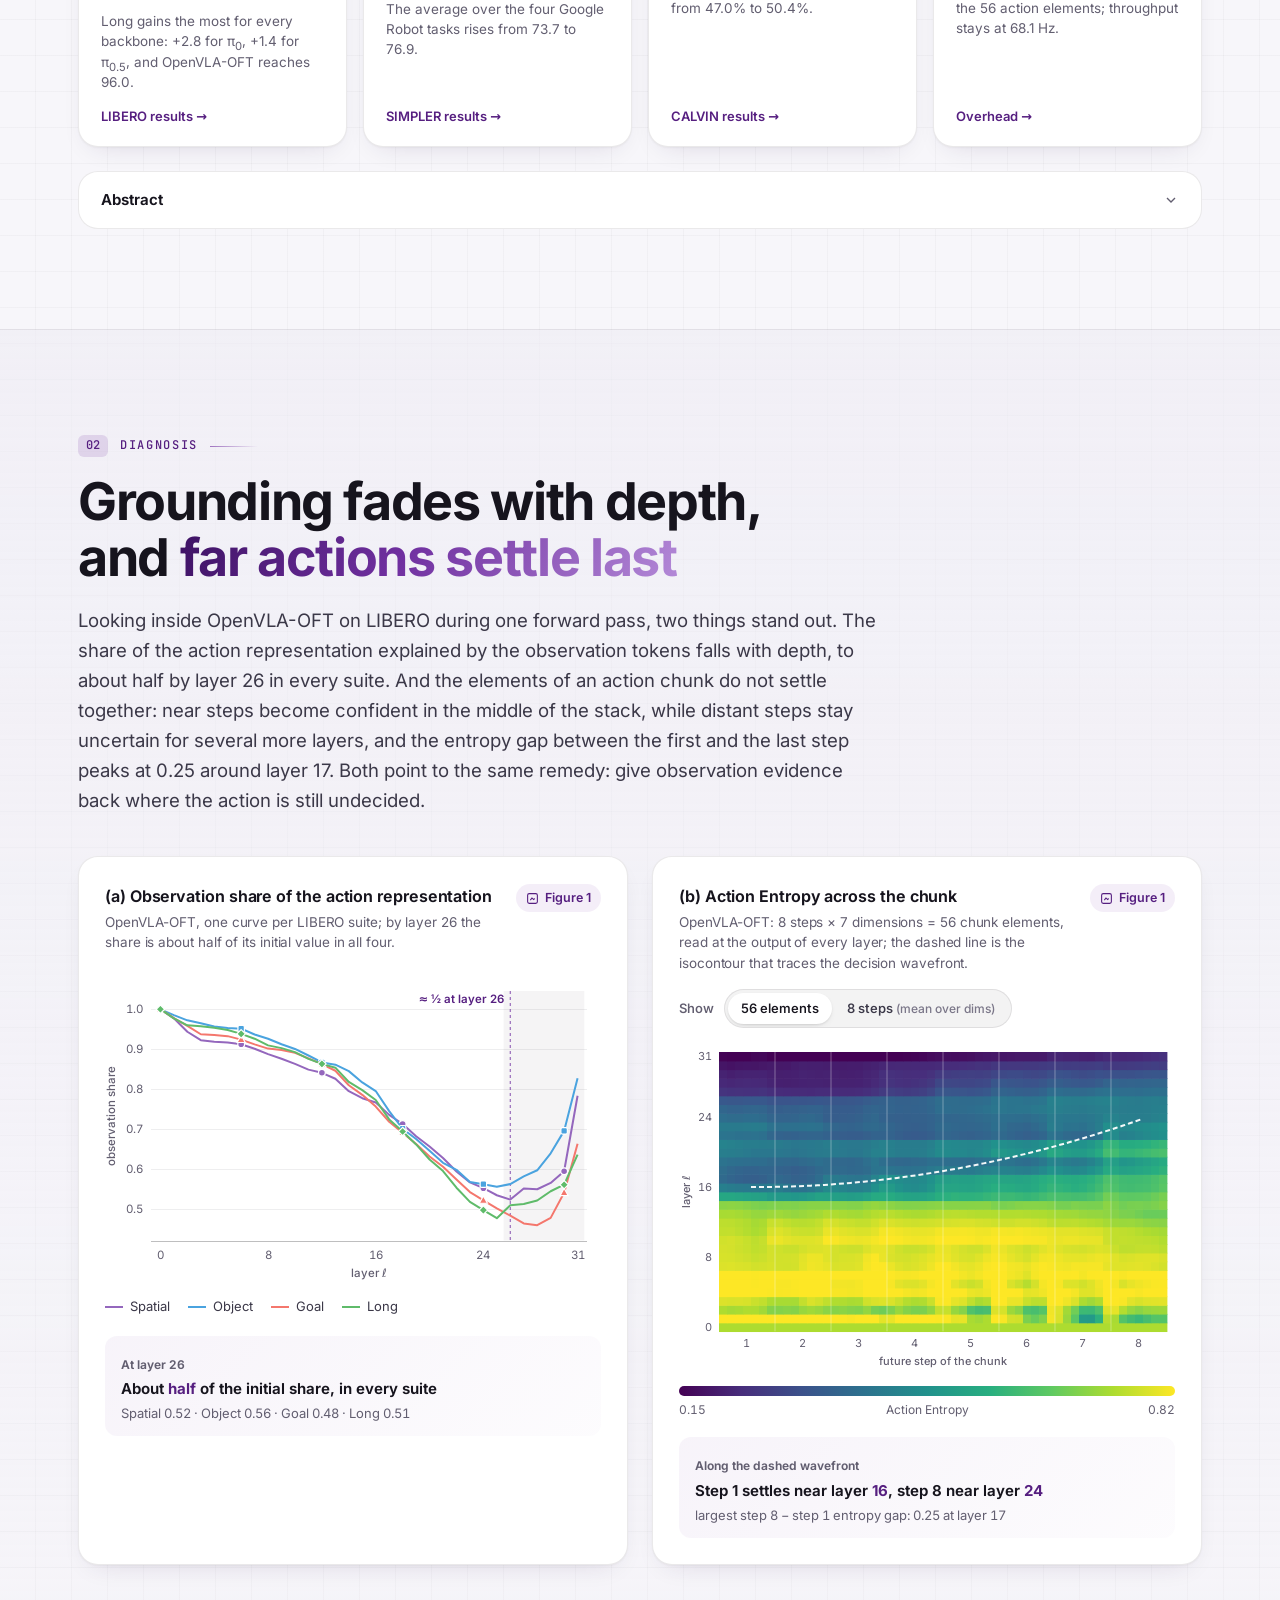
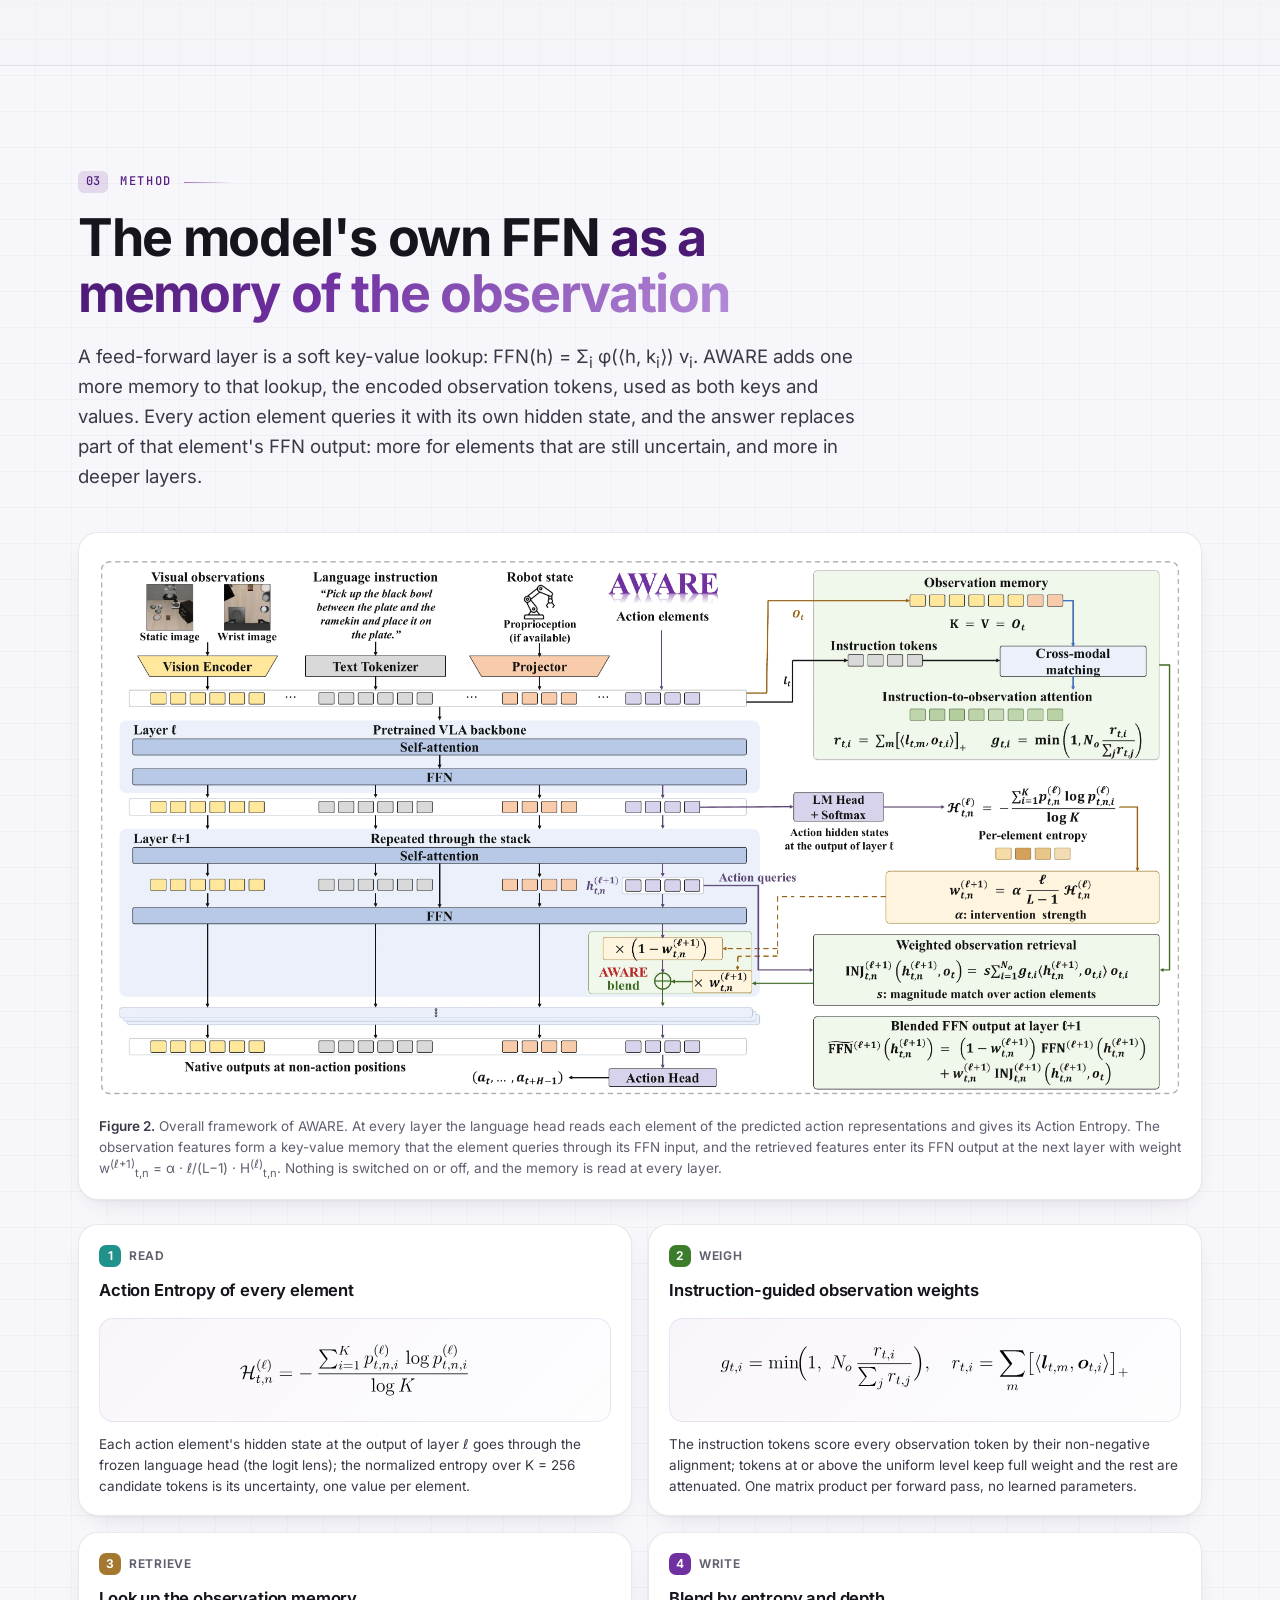
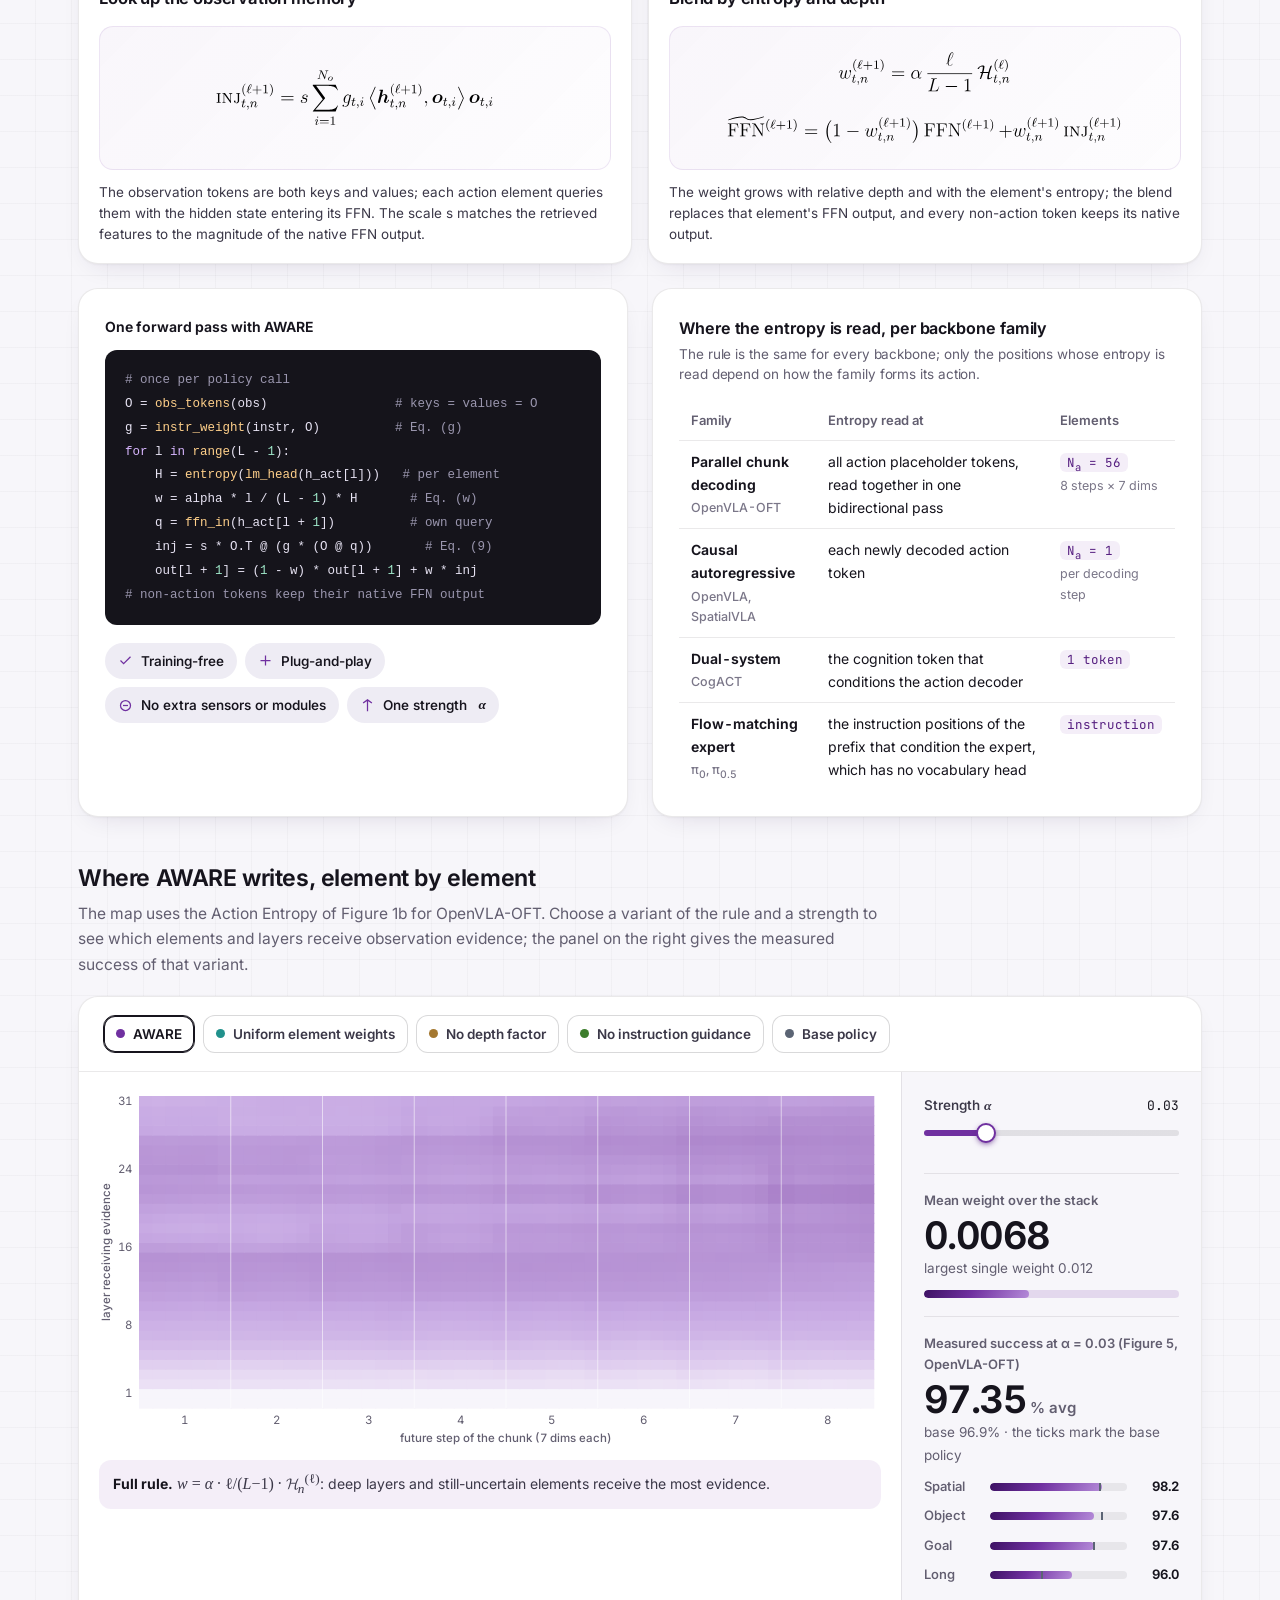
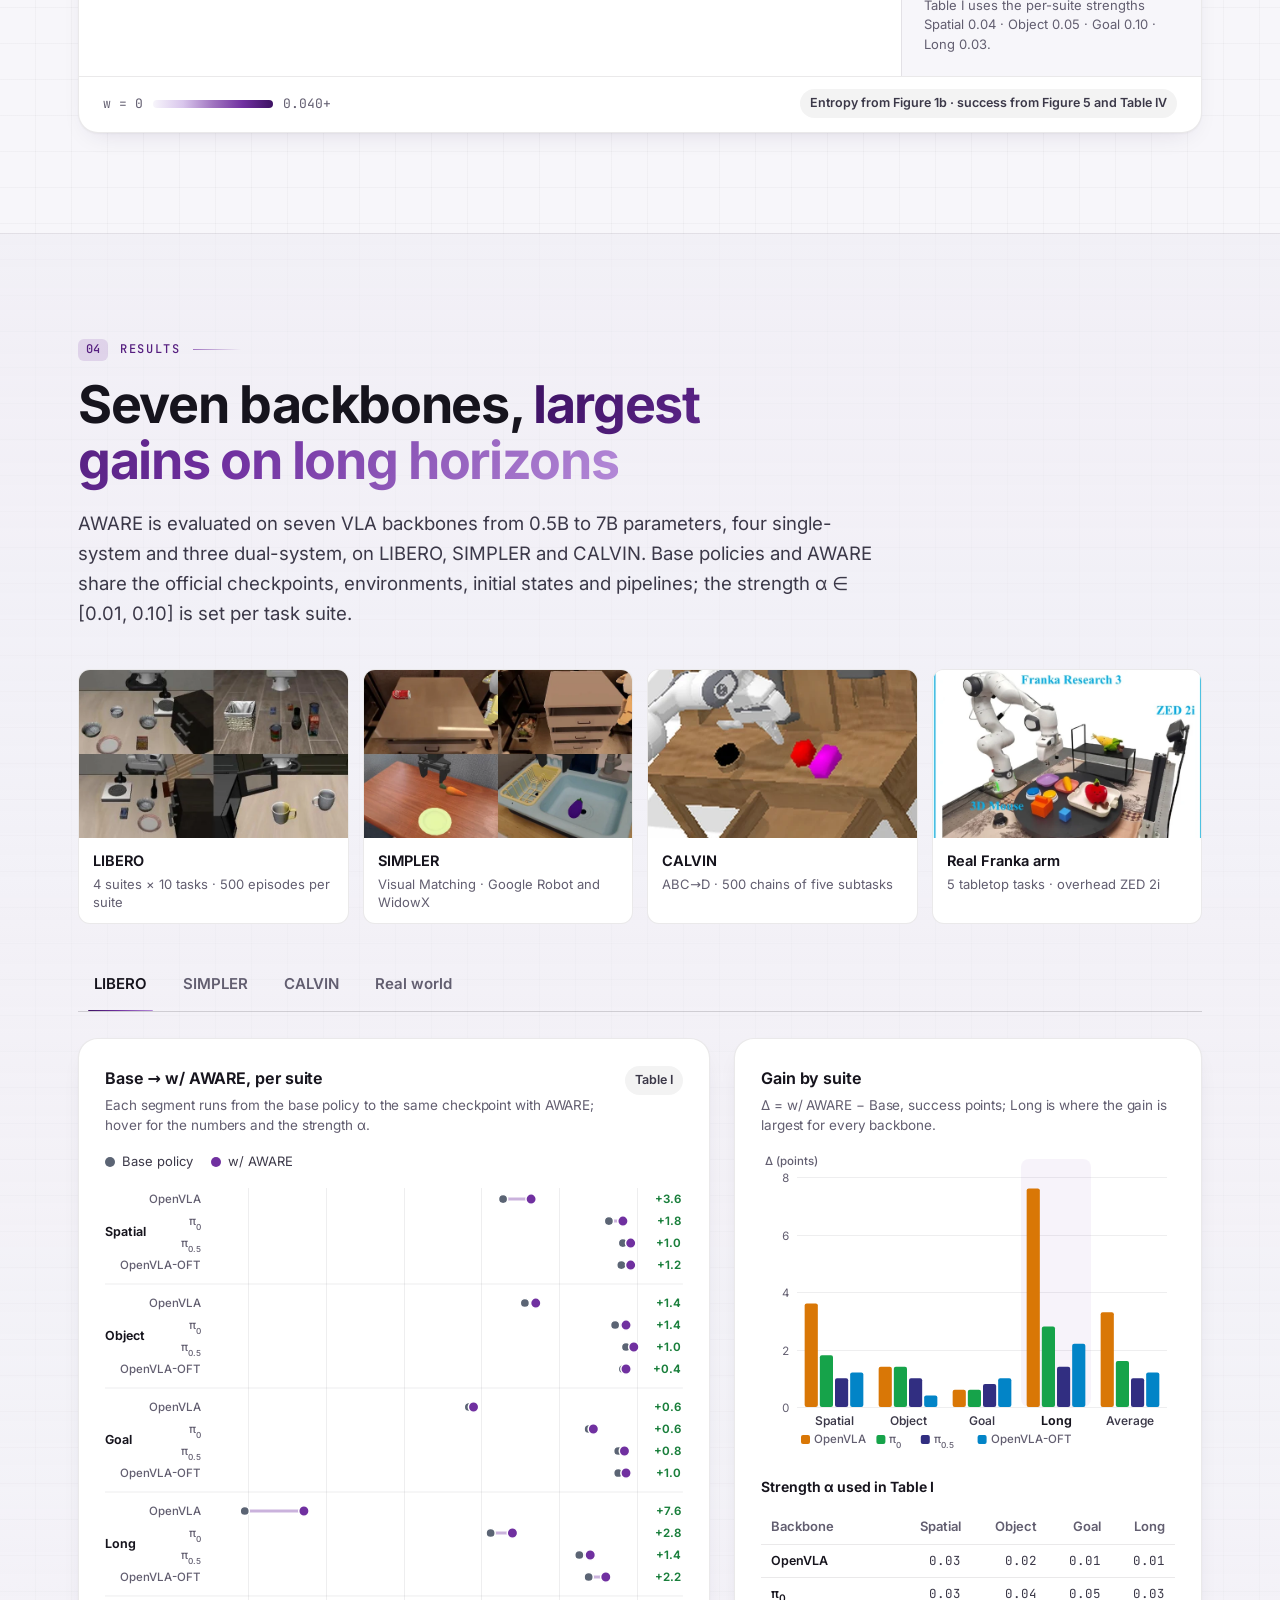
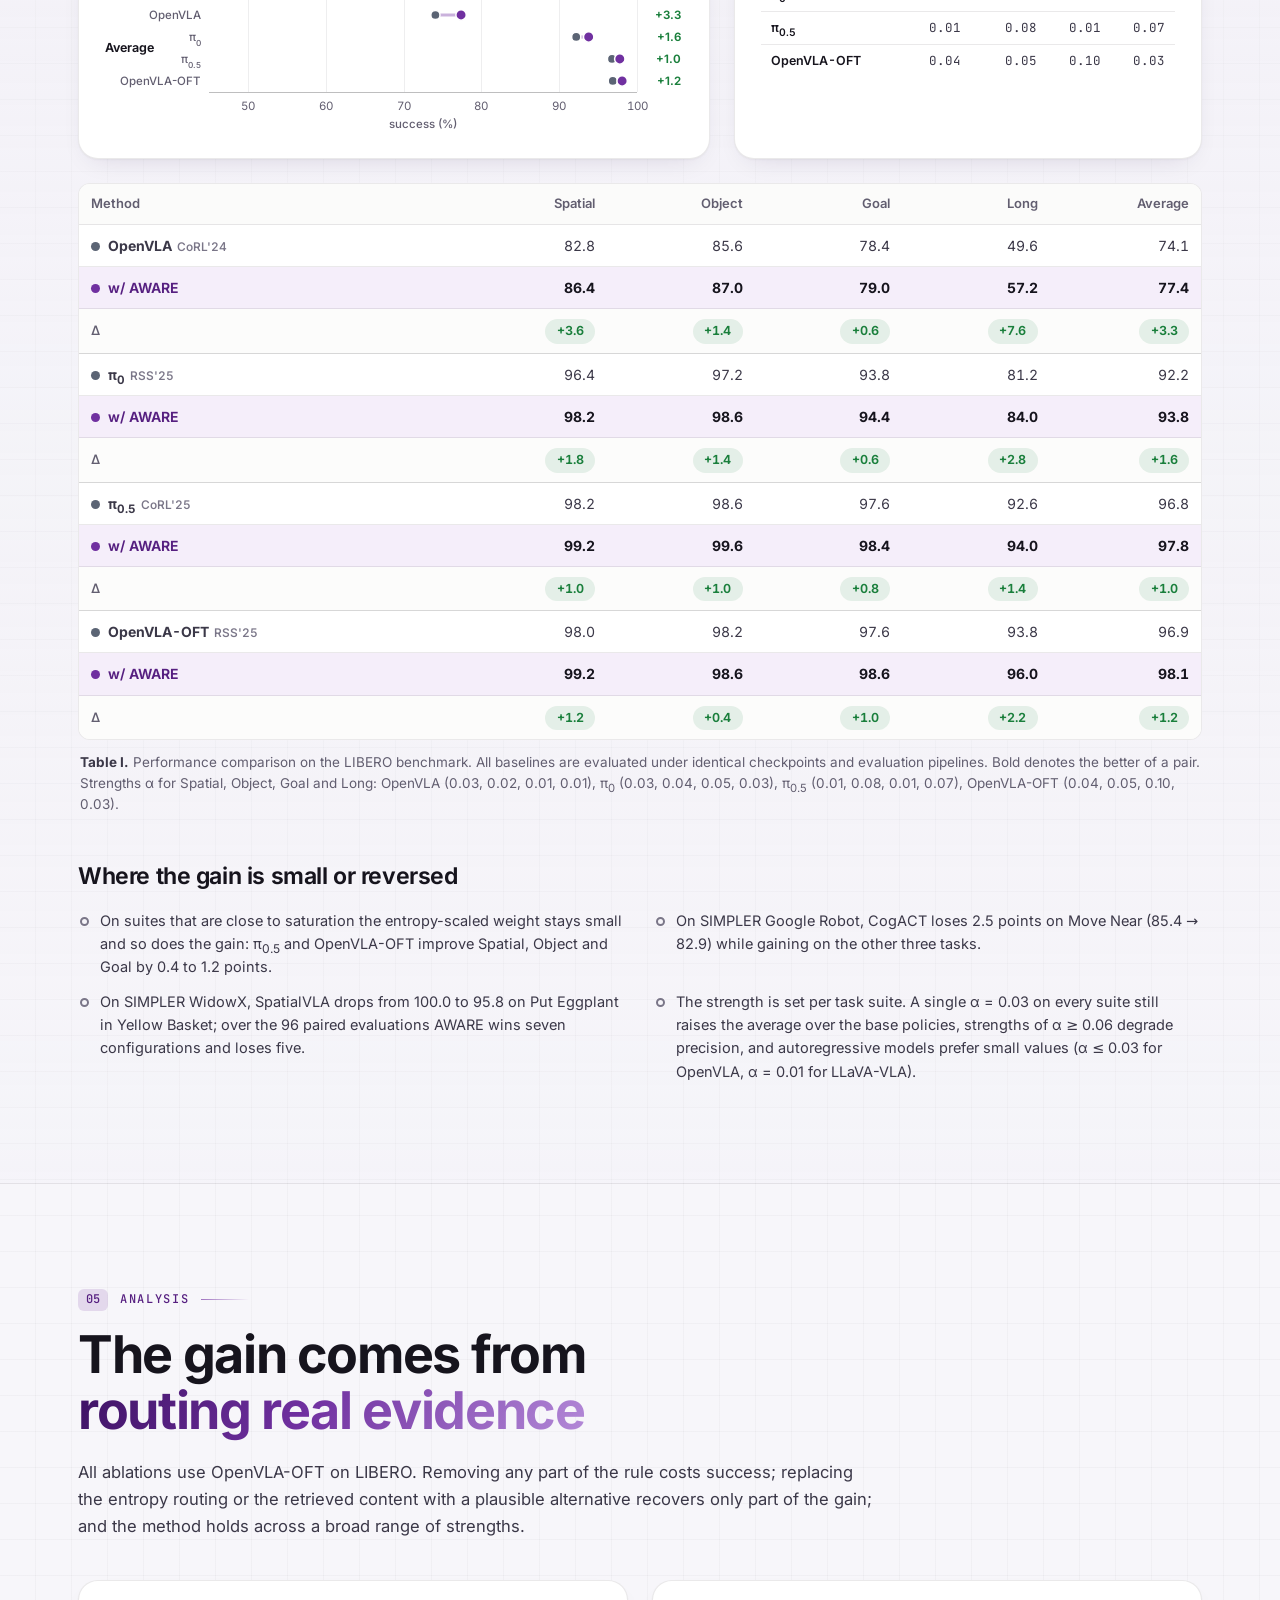
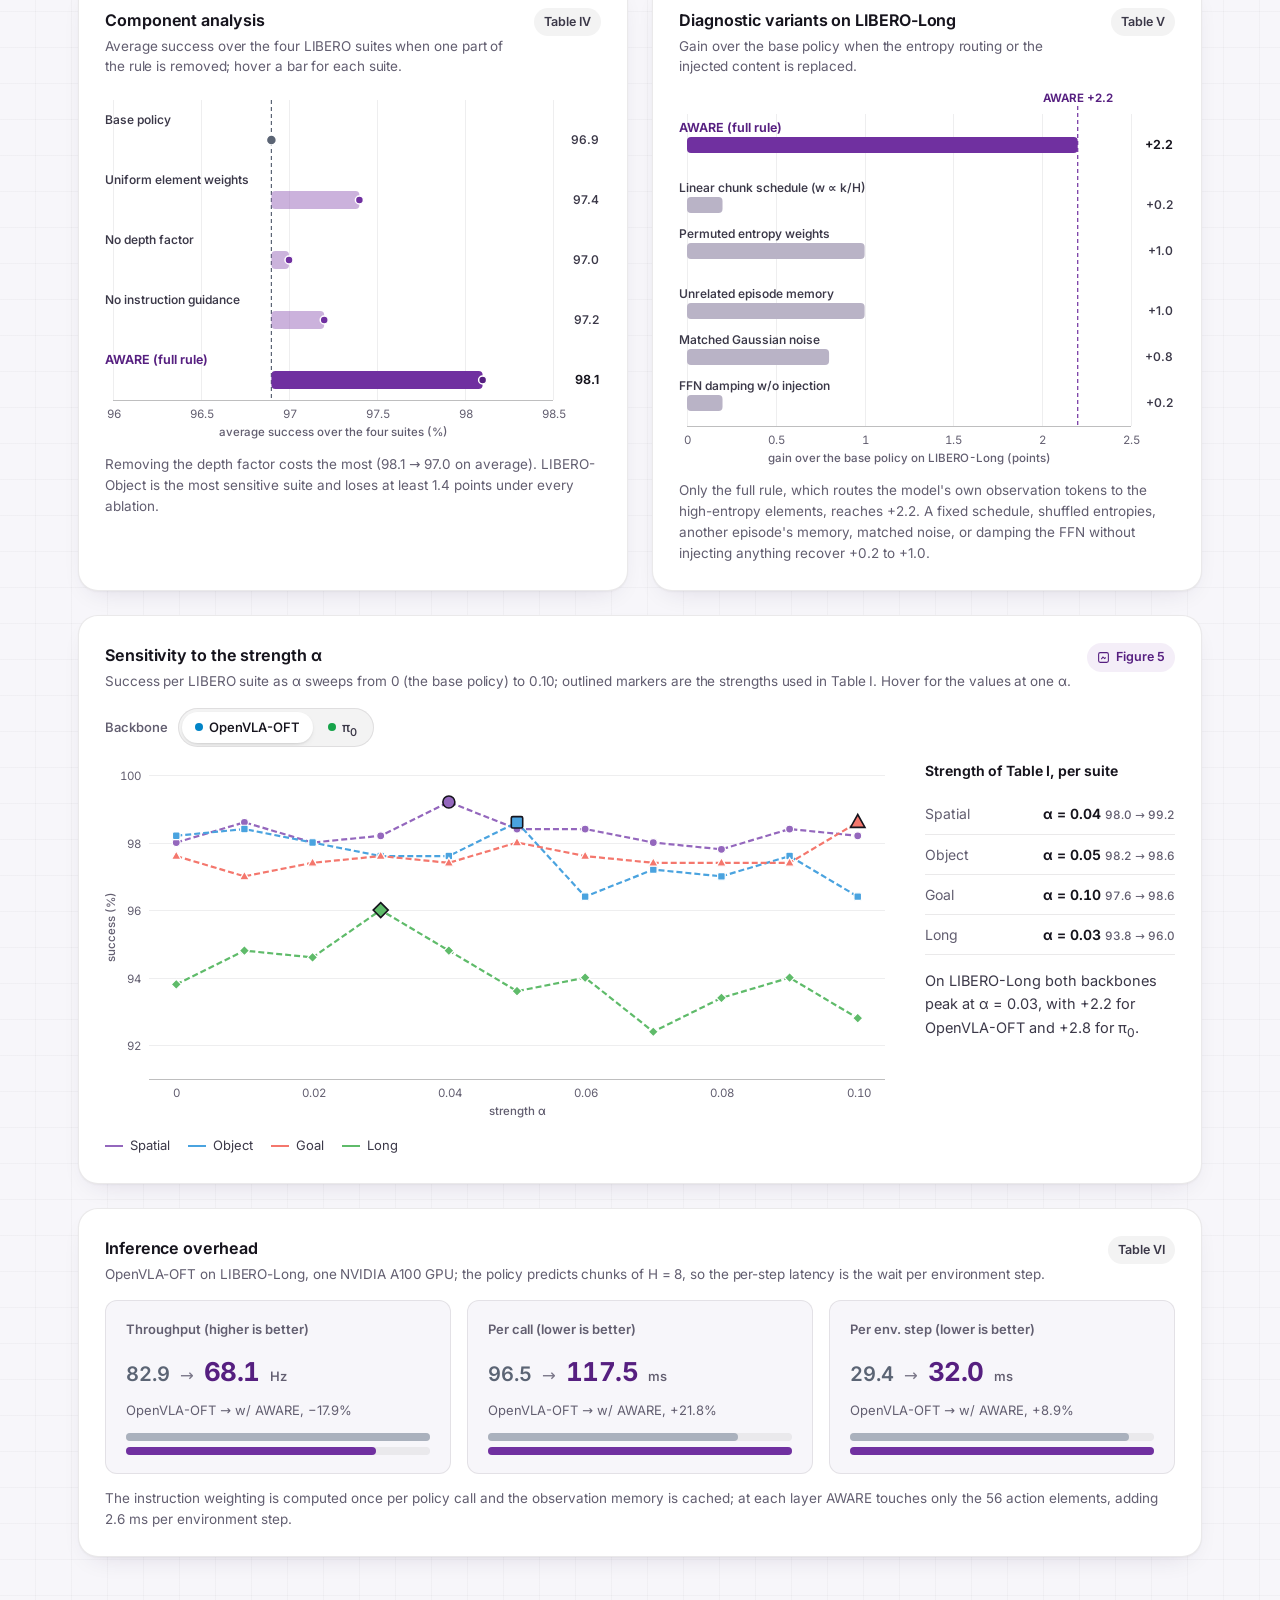
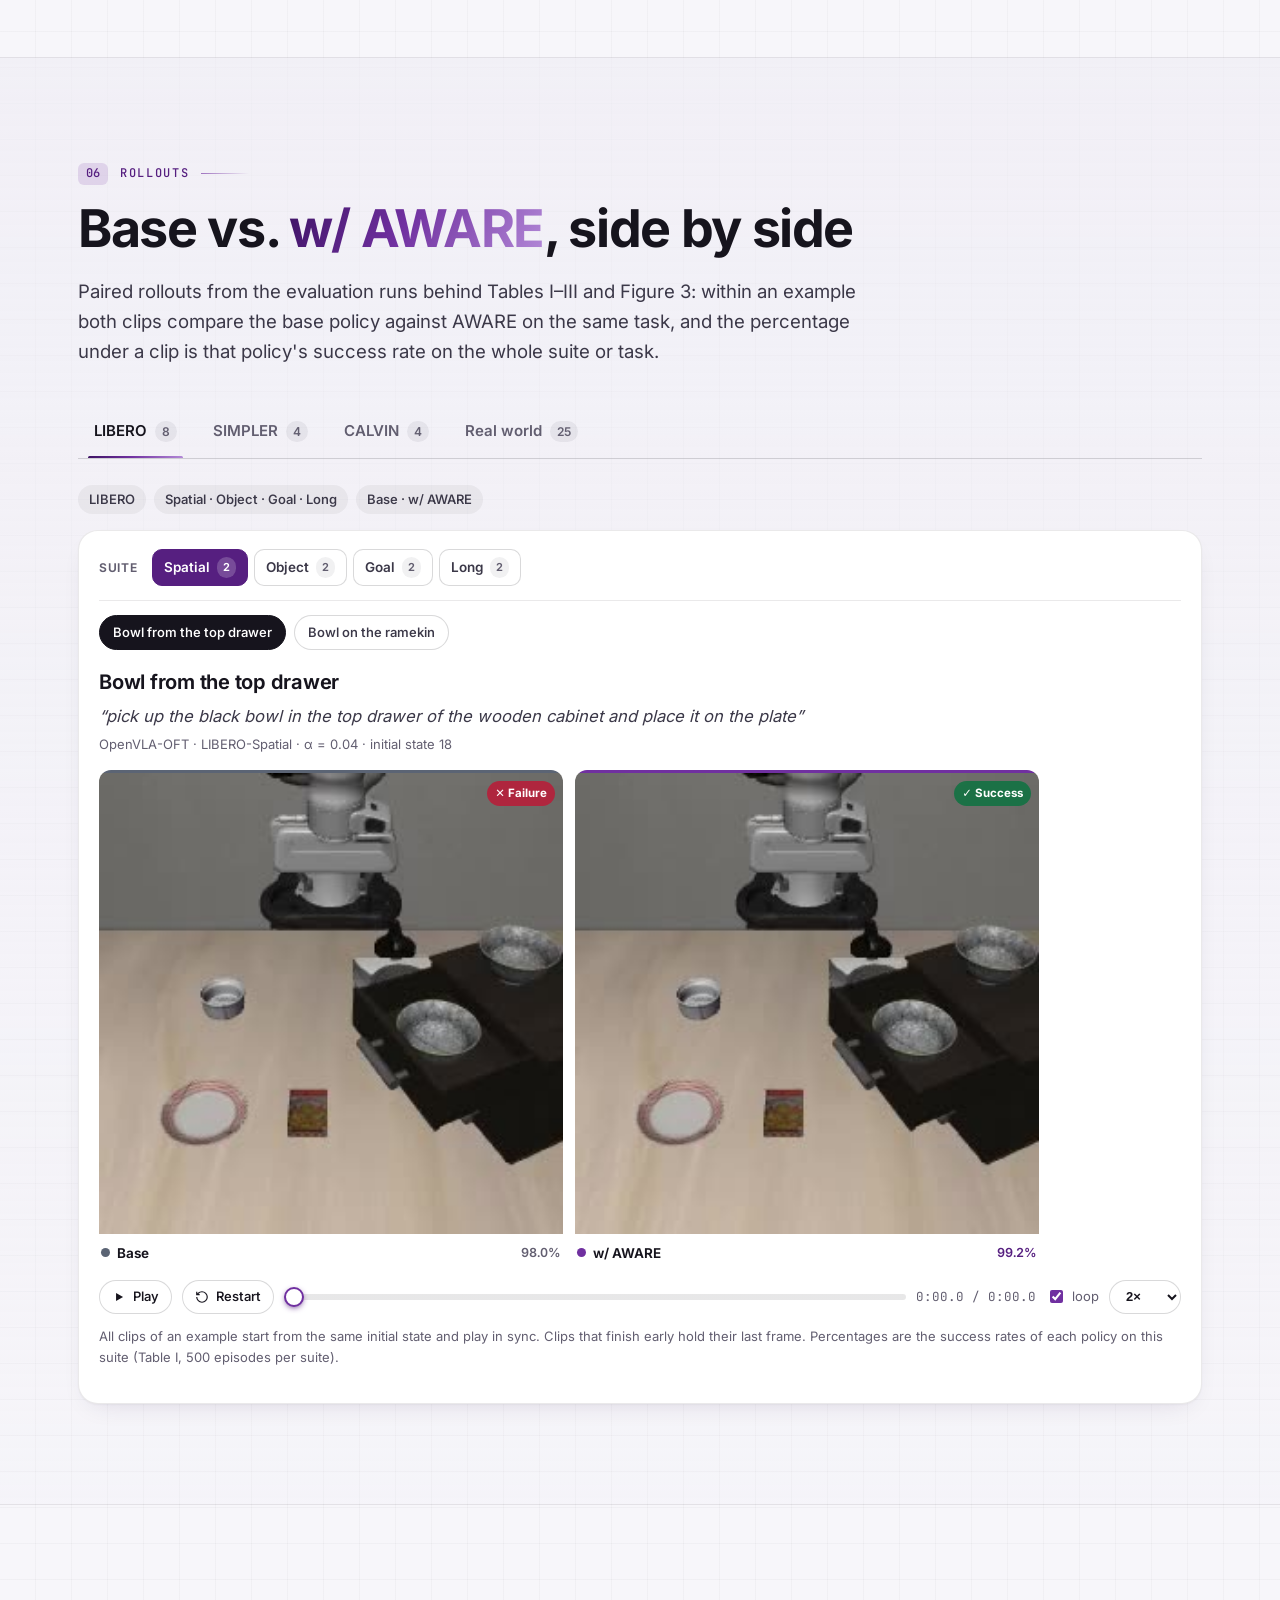
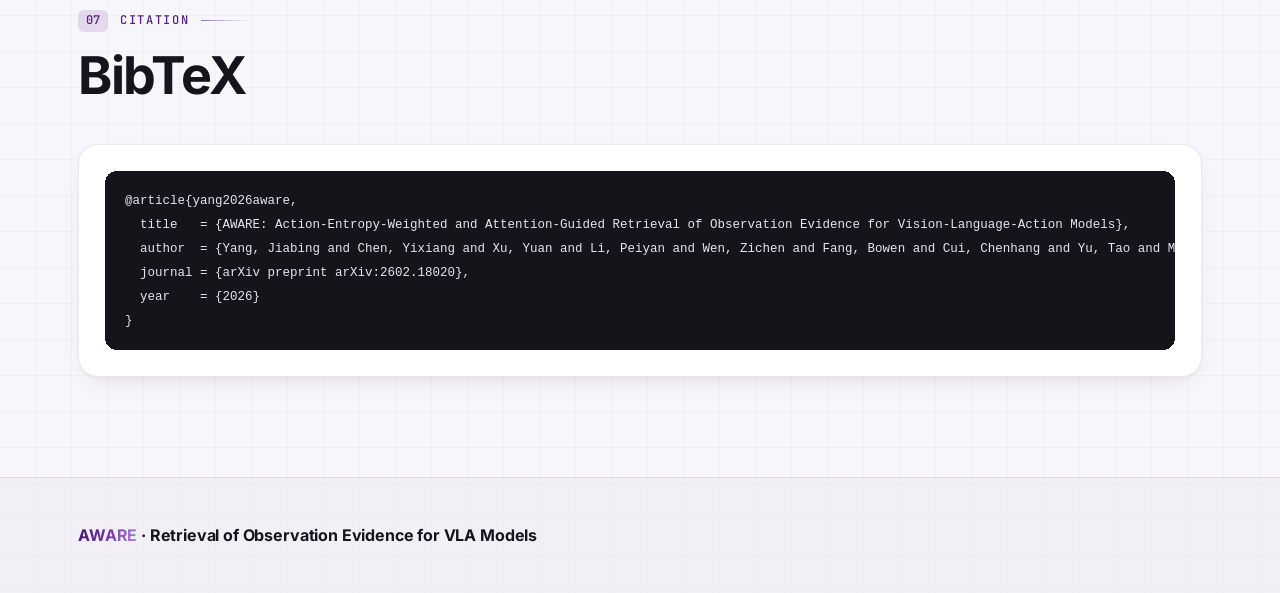
<file: docs/index.html>
<!DOCTYPE html>
<html lang="en">
<head>
  <meta charset="utf-8">
  <meta name="viewport" content="width=device-width, initial-scale=1, viewport-fit=cover">
  <title>AWARE | Observation Evidence for VLA Models</title>
  <meta name="description" content="AWARE: Action-Entropy-Weighted and Attention-Guided Retrieval of Observation Evidence for Vision-Language-Action Models. Training-free, plug-and-play observation retrieval for VLA models.">
  <meta name="theme-color" content="#0f0b1c">
  <link rel="icon" type="image/svg+xml" href="assets/img/favicon.svg">
  <link rel="stylesheet" href="assets/css/base.css?v=2">
  <link rel="stylesheet" href="assets/css/theme.css?v=2">
  <script>document.documentElement.classList.add('js');</script>
</head>
<body>
<a class="skip-link" href="#overview">Skip to content</a>

<!-- ============================================================ NAV -->
<nav class="nav over-hero" id="nav" aria-label="Sections">
  <div class="nav-inner">
    <a class="brand" href="#top" aria-label="Back to top">
      <svg class="brand-mark" viewBox="0 0 26 26" aria-hidden="true">
        <defs><linearGradient id="bm" x1="0" y1="0" x2="1" y2="1"><stop offset="0" stop-color="#3d1263"/><stop offset=".55" stop-color="#7030a0"/><stop offset="1" stop-color="#b48ad8"/></linearGradient></defs>
        <rect x="1" y="1" width="24" height="24" rx="7" fill="url(#bm)"/>
        <rect x="5.5" y="17" width="3" height="3" rx=".8" fill="#fde725"/>
        <rect x="9.6" y="17" width="3" height="3" rx=".8" fill="#5ec962"/>
        <rect x="13.7" y="17" width="3" height="3" rx=".8" fill="#21918c"/>
        <rect x="17.8" y="17" width="3" height="3" rx=".8" fill="#3b528b"/>
        <path d="M7 15.2 C 9 10.5, 13 7.5, 19.3 6.2" fill="none" stroke="#fff" stroke-width="1.7" stroke-linecap="round"/>
        <circle cx="19.3" cy="6.2" r="1.9" fill="#fff"/>
      </svg>
      <span class="brand-text"><em>AWARE</em></span>
    </a>
    <ul class="nav-links" id="nav-links">
      <li><a href="#overview">Overview</a></li>
      <li><a href="#diagnosis">Diagnosis</a></li>
      <li><a href="#method">Method</a></li>
      <li><a href="#results">Results</a></li>
      <li><a href="#analysis">Analysis</a></li>
      <li><a href="#rollouts">Rollouts</a></li>
      <li><a href="#citation">Citation</a></li>
    </ul>
    <button class="nav-toggle" id="nav-toggle" aria-label="Open section menu" aria-expanded="false" aria-controls="nav-links"><span></span></button>
  </div>
  <div class="progress" id="progress" aria-hidden="true"></div>
</nav>

<!-- ============================================================ HERO -->
<header class="hero" id="top">
  <canvas id="hero-canvas" aria-hidden="true"></canvas>
  <div class="hero-inner">
    <div class="hero-kicker">
      <span class="badge-acc">AWARE</span>
      <span>Training-free · plug-and-play · no additional observation cues</span>
    </div>
    <h1 class="hero-title"><span class="wm">AWARE</span><span class="sr-only">: Action-Entropy-Weighted and Attention-Guided Retrieval of Observation Evidence for Vision-Language-Action Models</span></h1>
    <p class="hero-sub" aria-hidden="true"><span class="nobr"><b>A</b>ction-Entropy-<b>W</b>eighted and <b>A</b>ttention-Guided</span> <span class="nobr"><b>R</b>etrieval of Observation <b>E</b>vidence</span><br><span class="for">for Vision-Language-Action Models</span></p>
    <div class="hero-authors-block">
      <p class="hero-authors">
        <a class="author-link" href="https://jiabingyang.cn/" target="_blank" rel="noopener"><strong>Jiabing Yang</strong><sup>1,2,5</sup></a>,
        <span>Yixiang Chen<sup>1,2</sup></span>,
        <span>Yuan Xu<sup>1,2</sup></span>,
        <span>Peiyan Li<sup>1,2</sup></span>,
        <span>Zichen Wen<sup>3</sup></span>,
        <span>Bowen Fang<sup>1,2</sup></span>,
        <span>Chenhang Cui<sup>4</sup></span>,
        <span>Tao Yu<sup>1,2</sup></span>,<br class="desktop-br">
        <span>Qisen Ma<sup>1,2</sup></span>,
        <span>Kai Wang<sup>1,2</sup></span>,
        <span>Ziheng He<sup>1,2</sup></span>,
        <span>Wen Ye<sup>1,2</sup></span>,
        <span>Xiangnan Wu<sup>1,2</sup></span>,
        <span>Yingda Li<sup>1,2</sup></span>,
        <span>Yan Huang<sup>1,2,5,&dagger;</sup></span>,
        <span>Liang Wang<sup>1,2</sup></span>
      </p>
      <p class="hero-affils">
        <span><sup>1</sup>School of Artificial Intelligence, University of Chinese Academy of Sciences</span>
        <span class="sep" aria-hidden="true"></span>
        <span><sup>2</sup>New Laboratory of Pattern Recognition (NLPR), Institute of Automation, Chinese Academy of Sciences</span>
        <span class="sep" aria-hidden="true"></span>
        <span><sup>3</sup>Shanghai Jiao Tong University</span>
        <span class="sep" aria-hidden="true"></span>
        <span><sup>4</sup>National University of Singapore</span>
        <span class="sep" aria-hidden="true"></span>
        <span><sup>5</sup>FiveAges</span>
        <span class="sep" aria-hidden="true"></span>
        <span><sup>&dagger;</sup>Corresponding author</span>
      </p>
    </div>
    <ul class="hero-facts" id="hero-facts" aria-label="Scope of the evaluation"></ul>
    <div class="hero-actions" id="hero-links"></div>
  </div>
  <div class="hero-legend" aria-hidden="true"><span class="hl-ramp"></span><span>Action Entropy per element and layer, OpenVLA-OFT</span></div>
</header>

<main id="main">

<!-- ============================================================ 01 OVERVIEW -->
<section class="section" id="overview" aria-labelledby="overview-title">
  <div class="wrap">
    <div class="sec-head reveal">
      <span class="eyebrow"><span class="idx">01</span>Overview</span>
      <h2 class="sec-title" id="overview-title">Re-read the observation <em>where the action is still undecided</em></h2>
    </div>

    <div class="card tldr reveal">
      <span class="tldr-tag">TL;DR</span>
      <p data-t="tldr"></p>
    </div>

    <div class="results-row" id="key-results" aria-label="Key results"></div>

    <details class="abstract reveal">
      <summary><span>Abstract</span><svg class="chev" width="16" height="16" viewBox="0 0 24 24" fill="none" stroke="currentColor" stroke-width="2" aria-hidden="true"><path d="M6 9l6 6 6-6"/></svg></summary>
      <div class="body"><p data-t="abstract"></p></div>
    </details>
  </div>
</section>

<!-- ============================================================ 02 DIAGNOSIS -->
<section class="section tint" id="diagnosis" aria-labelledby="diagnosis-title">
  <div class="wrap">
    <div class="sec-head reveal">
      <span class="eyebrow"><span class="idx">02</span>Diagnosis</span>
      <h2 class="sec-title" id="diagnosis-title">Grounding fades with depth, and <em>far actions settle last</em></h2>
      <p class="lede" data-t="diagnosis/lede"></p>
    </div>

    <div class="grid-2">
      <div class="card diag-card reveal">
        <div class="card-head">
          <div class="ttl">(a) Observation share of the action representation<small data-t="diagnosis/footprint_sub"></small></div>
          <button class="fig-link" type="button" data-fig-open="footprint"></button>
        </div>
        <div class="chart" id="fp-chart"></div>
        <div class="legend" id="fp-legend"></div>
        <div class="diag-note" id="fp-note"></div>
      </div>
      <div class="card diag-card reveal">
        <div class="card-head">
          <div class="ttl">(b) Action Entropy across the chunk<small data-t="diagnosis/entropy_sub"></small></div>
          <button class="fig-link" type="button" data-fig-open="footprint"></button>
        </div>
        <div class="controls mb-8">
          <span class="ctl"><span class="ctl-label">Show</span><span class="seg" id="ent-mode" role="group" aria-label="Quantity shown"></span></span>
        </div>
        <div class="chart" id="ent-chart"></div>
        <div class="heat-scale" id="ent-scale"></div>
        <div class="diag-note" id="ent-note"></div>
      </div>
    </div>
  </div>
</section>

<!-- ============================================================ 03 METHOD -->
<section class="section" id="method" aria-labelledby="method-title">
  <div class="wrap">
    <div class="sec-head reveal">
      <span class="eyebrow"><span class="idx">03</span>Method</span>
      <h2 class="sec-title" id="method-title">The model's own FFN <em>as a memory of the observation</em></h2>
      <p class="lede" data-t="method/lede"></p>
    </div>

    <figure class="card figure-card reveal">
      <img src="assets/img/aware_pipeline.webp" width="3693" height="1874" loading="lazy" decoding="async" data-zoom data-fig="aware_pipeline" alt="">
      <figcaption class="caption"><b>Figure 2.</b> <span data-t="figures/aware_pipeline/caption"></span></figcaption>
    </figure>

    <div class="eq-grid mt-24" id="eq-grid"></div>

    <div class="grid-2 mt-24">
      <div class="card reveal">
        <h3 class="label">One forward pass with AWARE</h3>
<pre class="code" aria-label="Pseudo-code of AWARE for one forward pass"><code><span class="c"># once per policy call</span>
O = <span class="f">obs_tokens</span>(obs)                 <span class="c"># keys = values = O</span>
g = <span class="f">instr_weight</span>(instr, O)          <span class="c"># Eq. (g)</span>
<span class="k">for</span> l <span class="k">in</span> <span class="f">range</span>(L - <span class="n">1</span>):
    H = <span class="f">entropy</span>(<span class="f">lm_head</span>(h_act[l]))   <span class="c"># per element</span>
    w = alpha * l / (L - <span class="n">1</span>) * H       <span class="c"># Eq. (w)</span>
    q = <span class="f">ffn_in</span>(h_act[l + <span class="n">1</span>])          <span class="c"># own query</span>
    inj = s * O.T @ (g * (O @ q))       <span class="c"># Eq. (9)</span>
    out[l + <span class="n">1</span>] = (<span class="n">1</span> - w) * out[l + <span class="n">1</span>] + w * inj
<span class="c"># non-action tokens keep their native FFN output</span></code></pre>
        <ul class="pills">
          <li class="pill"><svg viewBox="0 0 24 24" fill="none" stroke="currentColor" stroke-width="2" aria-hidden="true"><path d="M20 6L9 17l-5-5"/></svg>Training-free</li>
          <li class="pill"><svg viewBox="0 0 24 24" fill="none" stroke="currentColor" stroke-width="2" aria-hidden="true"><path d="M4 12h16M12 4v16"/></svg>Plug-and-play</li>
          <li class="pill"><svg viewBox="0 0 24 24" fill="none" stroke="currentColor" stroke-width="2" aria-hidden="true"><circle cx="12" cy="12" r="8"/><path d="M8 12h8"/></svg>No extra sensors or modules</li>
          <li class="pill"><svg viewBox="0 0 24 24" fill="none" stroke="currentColor" stroke-width="2" aria-hidden="true"><path d="M12 3v18M5 8l7-5 7 5"/></svg>One strength <span class="m">&nbsp;<i>α</i></span></li>
        </ul>
      </div>
      <div class="card reveal">
        <div class="card-head">
          <div class="ttl">Where the entropy is read, per backbone family<small data-t="method/mapping_sub"></small></div>
        </div>
        <div class="table-wrap"><table class="rt map-table" id="map-table"></table></div>
      </div>
    </div>

    <div class="sub-head mt-48 reveal">
      <h3 class="sub">Where AWARE writes, element by element</h3>
      <p class="muted" data-t="method/widget_sub"></p>
    </div>
    <div class="card widget reveal" id="wmap-widget">
      <div class="widget-top">
        <div class="presets" role="group" aria-label="Variant of the rule" id="wm-presets"></div>
      </div>
      <div class="widget-body">
        <div class="widget-stage">
          <div class="chart" id="wm-chart" aria-describedby="wm-desc"></div>
          <p class="sr-only" id="wm-desc">Injection weight of every OpenVLA-OFT action element (columns) at every layer (rows) for the selected variant and strength. Brighter cells receive more retrieved observation evidence.</p>
          <div class="wm-formula" id="wm-formula"></div>
        </div>
        <div class="widget-side">
          <div class="slider-row">
            <label for="wm-alpha">Strength <span class="m"><i>α</i></span></label>
            <input type="range" id="wm-alpha" min="1" max="10" step="1" value="3">
            <output id="wm-alpha-out" for="wm-alpha"></output>
          </div>
          <div class="readout" aria-live="polite">
            <div class="k">Mean weight over the stack</div>
            <div class="v" id="wm-mean"></div>
            <div class="n" id="wm-max"></div>
            <div class="meter"><i id="wm-bar"></i></div>
          </div>
          <div class="readout" id="wm-success"></div>
        </div>
      </div>
      <div class="widget-foot">
        <span class="ramp-scale" id="wm-scale">w&nbsp;=&nbsp;0 <i></i> high</span>
        <span class="data-tag" id="wm-tag">Entropy from Figure 1b · success from Figure 5 and Table IV</span>
      </div>
    </div>
  </div>
</section>

<!-- ============================================================ 04 RESULTS -->
<section class="section tint" id="results" aria-labelledby="results-title">
  <div class="wrap">
    <div class="sec-head reveal">
      <span class="eyebrow"><span class="idx">04</span>Results</span>
      <h2 class="sec-title" id="results-title">Seven backbones, <em>largest gains on long horizons</em></h2>
      <p class="lede" data-t="results/lede"></p>
    </div>

    <div class="bench-strip reveal" id="bench-strip"></div>

    <div class="tabs" role="tablist" aria-label="Benchmarks" id="results-tabs">
      <button class="tab" role="tab" id="tab-libero" aria-controls="panel-libero" aria-selected="true">LIBERO</button>
      <button class="tab" role="tab" id="tab-simpler" aria-controls="panel-simpler" aria-selected="false" tabindex="-1">SIMPLER</button>
      <button class="tab" role="tab" id="tab-calvin" aria-controls="panel-calvin" aria-selected="false" tabindex="-1">CALVIN</button>
      <button class="tab" role="tab" id="tab-real" aria-controls="panel-real" aria-selected="false" tabindex="-1">Real world</button>
    </div>

    <!-- LIBERO -->
    <div class="tabpanel" role="tabpanel" id="panel-libero" aria-labelledby="tab-libero" tabindex="0">
      <div class="grid-2 wide-left">
        <div class="card">
          <div class="card-head">
            <div class="ttl">Base → w/ AWARE, per suite<small>Each segment runs from the base policy to the same checkpoint with AWARE; hover for the numbers and the strength α.</small></div>
            <span class="data-tag">Table I</span>
          </div>
          <div class="legend" id="lib-legend"></div>
          <div class="chart" id="lib-dumbbell"></div>
        </div>
        <div class="card">
          <div class="card-head">
            <div class="ttl">Gain by suite<small>Δ = w/ AWARE − Base, success points; Long is where the gain is largest for every backbone.</small></div>
          </div>
          <div class="chart" id="lib-gain"></div>
          <h3 class="label mt-24">Strength α used in Table I</h3>
          <div class="table-wrap"><table class="rt alpha-table" id="lib-alpha"></table></div>
        </div>
      </div>
      <div class="table-wrap mt-24"><table class="rt" id="lib-table"></table></div>
      <p class="table-caption" id="lib-caption"></p>
    </div>

    <!-- SIMPLER -->
    <div class="tabpanel" role="tabpanel" id="panel-simpler" aria-labelledby="tab-simpler" tabindex="0" hidden>
      <div class="table-wrap"><table class="rt" id="sim-table"></table></div>
      <p class="table-caption" id="sim-caption"></p>
      <div class="grid-2 mt-24">
        <div class="card"><div class="card-head"><div class="ttl">Google Robot · CogACT<small id="sim-g-sub"></small></div></div><div class="chart" id="sim-g-chart"></div></div>
        <div class="card"><div class="card-head"><div class="ttl">WidowX · SpatialVLA<small id="sim-w-sub"></small></div></div><div class="chart" id="sim-w-chart"></div></div>
      </div>
    </div>

    <!-- CALVIN -->
    <div class="tabpanel" role="tabpanel" id="panel-calvin" aria-labelledby="tab-calvin" tabindex="0" hidden>
      <div class="grid-2 wide-left">
        <div class="card">
          <div class="card-head">
            <div class="ttl">Success by chain length<small data-t="results/calvin_sub"></small></div>
            <span class="data-tag">Table III</span>
          </div>
          <div class="legend" id="cal-legend"></div>
          <div class="chart" id="cal-chart"></div>
        </div>
        <div class="card cal-side">
          <div class="stat-row" id="cal-stats"></div>
          <p class="note" data-t="results/calvin_note"></p>
        </div>
      </div>
      <div class="table-wrap mt-24"><table class="rt" id="cal-table"></table></div>
      <p class="table-caption" id="cal-caption"></p>
    </div>

    <!-- REAL WORLD -->
    <div class="tabpanel" role="tabpanel" id="panel-real" aria-labelledby="tab-real" tabindex="0" hidden>
      <div id="real-root"></div>
    </div>

    <div class="mt-48 reveal">
      <h3 class="sub">Where the gain is small or reversed</h3>
      <ul class="scope-list" id="scope-list"></ul>
    </div>
  </div>
</section>

<!-- ============================================================ 05 ANALYSIS -->
<section class="section" id="analysis" aria-labelledby="analysis-title">
  <div class="wrap">
    <div class="sec-head reveal">
      <span class="eyebrow"><span class="idx">05</span>Analysis</span>
      <h2 class="sec-title" id="analysis-title">The gain comes from <em>routing real evidence</em></h2>
      <p class="lede sm" data-t="analysis/lede"></p>
    </div>

    <div class="an-grid">
      <div class="card reveal">
        <div class="card-head">
          <div class="ttl">Component analysis<small>Average success over the four LIBERO suites when one part of the rule is removed; hover a bar for each suite.</small></div>
          <span class="data-tag">Table IV</span>
        </div>
        <div class="chart" id="abl-chart"></div>
        <p class="caption" data-t="analysis/ablation_note"></p>
      </div>

      <div class="card reveal">
        <div class="card-head">
          <div class="ttl">Diagnostic variants on LIBERO-Long<small>Gain over the base policy when the entropy routing or the injected content is replaced.</small></div>
          <span class="data-tag">Table V</span>
        </div>
        <div class="chart" id="ctl-chart"></div>
        <p class="caption" data-t="analysis/controls_note"></p>
      </div>

      <div class="card span-2 reveal">
        <div class="card-head">
          <div class="ttl">Sensitivity to the strength α<small id="alpha-sub"></small></div>
          <button class="fig-link" type="button" data-fig-open="alpha"></button>
        </div>
        <div class="controls mb-8">
          <span class="ctl"><span class="ctl-label">Backbone</span><span class="seg" id="alpha-model" role="group" aria-label="Backbone"></span></span>
        </div>
        <div class="alpha-wrap">
          <div class="chart" id="alpha-chart"></div>
          <div class="alpha-side" id="alpha-side"></div>
        </div>
        <div class="legend" id="alpha-legend"></div>
      </div>

      <div class="card span-2 reveal" id="cost-card">
        <div class="card-head">
          <div class="ttl">Inference overhead<small>OpenVLA-OFT on LIBERO-Long, one NVIDIA A100 GPU; the policy predicts chunks of H = 8, so the per-step latency is the wait per environment step.</small></div>
          <span class="data-tag">Table VI</span>
        </div>
        <div class="cost-grid" id="cost-grid"></div>
        <p class="caption" data-t="analysis/cost_note"></p>
      </div>
    </div>
  </div>
</section>

<!-- ============================================================ 06 ROLLOUTS -->
<section class="section tint" id="rollouts" aria-labelledby="rollouts-title">
  <div class="wrap">
    <div class="sec-head reveal">
      <span class="eyebrow"><span class="idx">06</span>Rollouts</span>
      <h2 class="sec-title" id="rollouts-title">Base vs. <em>w/ AWARE</em>, side by side</h2>
      <p class="lede" data-t="videos/lede"></p>
    </div>
    <div class="tabs" role="tablist" aria-label="Rollout videos" id="video-tabs"></div>
    <div id="video-panels"></div>
  </div>
</section>


<!-- ============================================================ CITATION -->
<section class="section" id="citation" aria-labelledby="citation-title">
  <div class="wrap">
    <div class="sec-head reveal">
      <span class="eyebrow"><span class="idx">07</span>Citation</span>
      <h2 class="sec-title" id="citation-title">BibTeX</h2>
    </div>
    <div class="card reveal">
<pre class="code" aria-label="BibTeX citation"><code>@article{yang2026aware,
  title   = {AWARE: Action-Entropy-Weighted and Attention-Guided Retrieval of Observation Evidence for Vision-Language-Action Models},
  author  = {Yang, Jiabing and Chen, Yixiang and Xu, Yuan and Li, Peiyan and Wen, Zichen and Fang, Bowen and Cui, Chenhang and Yu, Tao and Ma, Qisen and Wang, Kai and He, Ziheng and Ye, Wen and Wu, Xiangnan and Li, Yingda and Huang, Yan and Wang, Liang},
  journal = {arXiv preprint arXiv:2602.18020},
  year    = {2026}
}</code></pre>
    </div>
  </div>
</section>
</main>

<footer class="footer">
  <div class="wrap">
    <span class="brand-text"><em>AWARE</em> · Retrieval of Observation Evidence for VLA Models</span>
  </div>
</footer>

<div class="lightbox" id="lightbox" role="dialog" aria-modal="true" aria-label="Figure viewer">
  <button class="close" id="lb-close" aria-label="Close figure viewer">×</button>
  <figure><img id="lb-img" alt=""><figcaption id="lb-cap"></figcaption></figure>
</div>
<div class="tip" id="tip" role="tooltip"></div>

<noscript><p class="noscript">This page renders its figures and numbers with JavaScript; please enable it to view the results.</p></noscript>

<!-- data -->
<script src="assets/data/colors.js"></script>
<script src="assets/data/paper_data.js?v=3"></script>
<script src="assets/data/fig_data.js"></script>
<script src="assets/data/text.js?v=3"></script>
<script src="assets/videos/manifest.js?v=3"></script>
<!-- page code -->
<script src="assets/js/main.js"></script>
<script src="assets/js/charts.js"></script>
<script src="assets/js/player.js"></script>
<script src="assets/js/hero.js"></script>
<script src="assets/js/overview.js"></script>
<script src="assets/js/diagnosis.js"></script>
<script src="assets/js/method.js"></script>
<script src="assets/js/results.js"></script>
<script src="assets/js/analysis.js"></script>
<script src="assets/js/rollouts.js?v=3"></script>
<script>SITE.boot();</script>
</body>
</html>
</file>
<file: assets/css/base.css>
/* =========================================================================
   Project page base styles. Hand-written CSS, no build step, no external
   requests (fonts are self-hosted). Colours come from the tokens that
   theme.css defines; this file only uses var(--…).
   ========================================================================= */

/* ------------------------------------------------------------------ fonts (SIL OFL, see assets/fonts/LICENSE-OFL.txt) */
@font-face {
  font-family: "Inter"; font-style: normal; font-display: swap; font-weight: 100 900;
  src: url("../fonts/inter-latin-wght-normal.woff2") format("woff2");
  unicode-range: U+0000-00FF, U+0131, U+0152-0153, U+02BB-02BC, U+02C6, U+02DA, U+02DC, U+0304, U+0308, U+0329, U+2000-206F, U+20AC, U+2122, U+2191, U+2193, U+2212, U+2215, U+FEFF, U+FFFD;
}
@font-face {
  font-family: "Inter"; font-style: normal; font-display: swap; font-weight: 100 900;
  src: url("../fonts/inter-greek-wght-normal.woff2") format("woff2");
  unicode-range: U+0370-0377, U+037A-037F, U+0384-038A, U+038C, U+038E-03A1, U+03A3-03FF;
}
@font-face {
  font-family: "Fraunces"; font-style: normal; font-display: swap; font-weight: 100 900;
  src: url("../fonts/fraunces-latin-opsz-normal.woff2") format("woff2");
  unicode-range: U+0000-00FF, U+0131, U+0152-0153, U+02BB-02BC, U+02C6, U+02DA, U+02DC, U+0304, U+0308, U+0329, U+2000-206F, U+20AC, U+2122, U+2191, U+2193, U+2212, U+2215, U+FEFF, U+FFFD;
}
@font-face {
  font-family: "Fraunces"; font-style: italic; font-display: swap; font-weight: 100 900;
  src: url("../fonts/fraunces-latin-opsz-italic.woff2") format("woff2");
  unicode-range: U+0000-00FF, U+0131, U+0152-0153, U+02BB-02BC, U+02C6, U+02DA, U+02DC, U+0304, U+0308, U+0329, U+2000-206F, U+20AC, U+2122, U+2191, U+2193, U+2212, U+2215, U+FEFF, U+FFFD;
}
@font-face {
  font-family: "JetBrains Mono"; font-style: normal; font-display: swap; font-weight: 100 800;
  src: url("../fonts/jetbrains-mono-latin-wght-normal.woff2") format("woff2");
  unicode-range: U+0000-00FF, U+0131, U+0152-0153, U+02BB-02BC, U+02C6, U+02DA, U+02DC, U+0304, U+0308, U+0329, U+2000-206F, U+20AC, U+2122, U+2191, U+2193, U+2212, U+2215, U+FEFF, U+FFFD;
}
@font-face {
  font-family: "JetBrains Mono"; font-style: normal; font-display: swap; font-weight: 100 800;
  src: url("../fonts/jetbrains-mono-greek-wght-normal.woff2") format("woff2");
  unicode-range: U+0370-0377, U+037A-037F, U+0384-038A, U+038C, U+038E-03A1, U+03A3-03FF;
}

:root {
  color-scheme: light;
  --serif: "Fraunces", "Iowan Old Style", "Palatino Linotype", Palatino, "Book Antiqua", Georgia, serif;
  --sans: "Inter", ui-sans-serif, system-ui, -apple-system, "Segoe UI", Roboto, "Helvetica Neue", Arial, sans-serif;
  --mono: "JetBrains Mono", ui-monospace, "SFMono-Regular", Menlo, Consolas, "Liberation Mono", monospace;
  --math: "STIX Two Math", "STIX Two Text", "Latin Modern Math", "Cambria Math", "Times New Roman", Times, serif;
  --maxw: 1180px;
  --gutter: 28px;
  --r-lg: 20px;
  --r-sm: 12px;
  --nav-h: 62px;
  --ease: cubic-bezier(0.22, 0.8, 0.24, 1);
}

*, *::before, *::after { box-sizing: border-box; }
html { scroll-behavior: smooth; scroll-padding-top: calc(var(--nav-h) + 18px); -webkit-text-size-adjust: 100%; }
body {
  margin: 0;
  background-color: var(--bg);
  background-image: linear-gradient(var(--grid) 1px, transparent 1px), linear-gradient(90deg, var(--grid) 1px, transparent 1px);
  background-size: 36px 36px; background-position: -1px -1px;
  color: var(--ink); font-family: var(--sans); font-size: 16.5px; line-height: 1.65;
  -webkit-font-smoothing: antialiased; -moz-osx-font-smoothing: grayscale;
  overflow-x: hidden;
}
img, svg, video, canvas { display: block; max-width: 100%; }
img { height: auto; }
a { color: var(--acc-deep); text-decoration-thickness: 1px; text-underline-offset: 3px; }
a:hover { color: var(--acc); }
button { font: inherit; color: inherit; }
::selection { background: var(--acc-wash-2); }
:focus-visible { outline: 2px solid var(--acc); outline-offset: 3px; border-radius: 6px; }
p { margin: 0 0 14px; }
sup, sub { line-height: 0; }

.skip-link { position: absolute; left: 12px; top: -48px; z-index: 200; background: var(--ink); color: #fff; padding: 8px 14px; border-radius: var(--r-sm); font-size: 14px; text-decoration: none; }
.skip-link:focus { top: 12px; color: #fff; }
.sr-only { position: absolute !important; width: 1px; height: 1px; padding: 0; margin: -1px; overflow: hidden; clip: rect(0, 0, 0, 0); white-space: nowrap; border: 0; }
.wrap { width: 100%; max-width: var(--maxw); margin: 0 auto; padding: 0 var(--gutter); }
.muted { color: var(--muted); }
.m { font-family: var(--math); }
.m i { font-style: italic; }
.noscript { text-align: center; padding: 16px; background: #fff3e0; margin: 0; }

/* ------------------------------------------------------------------ nav */
.nav {
  position: fixed; inset: 0 0 auto 0; z-index: 100; height: var(--nav-h);
  background: var(--nav-bg);
  -webkit-backdrop-filter: saturate(160%) blur(14px); backdrop-filter: saturate(160%) blur(14px);
  border-bottom: 1px solid transparent;
  transition: border-color 0.3s var(--ease), background 0.3s var(--ease);
}
.nav.scrolled { border-bottom-color: var(--line); background: var(--nav-bg-solid); }
.nav-inner { height: 100%; display: flex; align-items: center; gap: 20px; max-width: 1320px; margin: 0 auto; padding: 0 var(--gutter); }
.brand { display: inline-flex; align-items: center; gap: 10px; text-decoration: none; color: var(--ink); font-weight: 600; flex: none; }
.brand:hover { color: var(--ink); }
.brand-mark { width: 26px; height: 26px; }
.brand-text { font-family: var(--sans); font-size: 18px; font-weight: 700; letter-spacing: -0.01em; }
.brand-text em { font-style: normal; background: var(--acc-grad); -webkit-background-clip: text; background-clip: text; color: transparent; }
.nav-links { display: flex; align-items: center; gap: 2px; margin: 0 0 0 auto; list-style: none; padding: 0; }
.nav-links a { display: block; padding: 7px 11px; border-radius: 999px; font-size: 13.5px; font-weight: 500; color: var(--ink-2); text-decoration: none; transition: background 0.2s, color 0.2s; }
.nav-links a:hover { background: rgba(23, 22, 28, 0.05); color: var(--ink); }
.nav-links a.active { color: var(--acc-deep); background: var(--acc-wash); }
.nav-toggle { display: none; margin-left: auto; width: 42px; height: 42px; border-radius: var(--r-sm); border: 1px solid var(--line-2); background: #fff; cursor: pointer; align-items: center; justify-content: center; }
.nav-toggle span, .nav-toggle span::before, .nav-toggle span::after { display: block; width: 18px; height: 1.6px; background: var(--ink); border-radius: 2px; position: relative; transition: transform 0.25s var(--ease), opacity 0.2s; }
.nav-toggle span::before, .nav-toggle span::after { content: ""; position: absolute; left: 0; }
.nav-toggle span::before { top: -6px; }
.nav-toggle span::after { top: 6px; }
.nav.open .nav-toggle span { background: transparent; }
.nav.open .nav-toggle span::before { transform: translateY(6px) rotate(45deg); }
.nav.open .nav-toggle span::after { transform: translateY(-6px) rotate(-45deg); }
.progress { position: absolute; left: 0; bottom: -1px; height: 2px; width: 100%; transform-origin: 0 50%; transform: scaleX(0); background: var(--acc-grad); }

/* ----------------------------------------------------------------- hero */
.hero { position: relative; display: flex; align-items: center; justify-content: center; padding: calc(var(--nav-h) + 96px) 0 44px; overflow: hidden; isolation: isolate; }
#hero-canvas { position: absolute; inset: 0; width: 100%; height: 100%; z-index: -1; }
.hero-inner { position: relative; text-align: center; max-width: 1080px; padding: 0 var(--gutter); }
.hero-kicker {
  display: inline-flex; align-items: center; gap: 12px; flex-wrap: wrap; justify-content: center;
  padding: 6px 16px 6px 6px; border-radius: 999px; background: #fff; border: 1px solid var(--line);
  font-size: 13.5px; font-weight: 500; color: var(--ink-2);
}
.badge-acc { display: inline-flex; align-items: center; padding: 3px 11px; border-radius: 999px; background: var(--acc-grad); color: #fff; font-family: var(--mono); font-size: 12.5px; font-weight: 600; letter-spacing: 0.06em; }
.hero-title { margin: 24px 0 0; font-family: var(--sans); font-weight: 750; letter-spacing: -0.042em; line-height: 1.0; font-size: clamp(42px, 7vw, 92px); color: var(--ink); text-wrap: balance; }
.hero-title .line { display: block; }
.hero-title em { font-style: normal; background: var(--acc-grad); -webkit-background-clip: text; background-clip: text; color: transparent; }
.hero-sub { margin: 22px auto 0; max-width: 900px; text-wrap: balance; font-family: var(--sans); font-weight: 500; letter-spacing: -0.012em; font-size: clamp(18px, 2vw, 24px); line-height: 1.38; color: var(--ink-2); }
.hero-authors { margin: 18px 0 0; font-size: 15px; color: var(--ink-2); display: inline-flex; align-items: center; gap: 12px; flex-wrap: wrap; justify-content: center; }
.hero-authors strong { font-weight: 600; color: var(--ink); }
.hero-authors .sep { width: 4px; height: 4px; border-radius: 50%; background: var(--faint); }
.hero-actions { margin-top: 26px; display: flex; gap: 12px; justify-content: center; flex-wrap: wrap; }
.hero-actions:empty { display: none; }
.hero + main > .section:first-child { padding-top: 56px; }

.btn {
  display: inline-flex; align-items: center; gap: 9px; height: 44px; padding: 0 20px; border-radius: 999px;
  background: var(--ink); color: #fff; border: 1px solid transparent; font-size: 14.5px; font-weight: 550; text-decoration: none; cursor: pointer;
  transition: background 0.2s, border-color 0.2s;
}
.btn:hover { color: #fff; background: #2c2a33; }
.btn svg { width: 17px; height: 17px; flex: none; }
.btn.ghost { background: #fff; color: var(--ink); border-color: var(--line-2); }
.btn.ghost:hover { background: #fff; border-color: var(--acc-light); color: var(--ink); }

/* -------------------------------------------------------------- sections */
.section { position: relative; padding: 100px 0; }
.section + .section { border-top: 1px solid var(--line); }
.section.tint { background: var(--tint); }
.sec-head { max-width: 860px; margin-bottom: 40px; }
.eyebrow { display: inline-flex; align-items: center; gap: 12px; font-family: var(--mono); font-size: 12px; font-weight: 500; letter-spacing: 0.14em; text-transform: uppercase; color: var(--acc-deep); }
.eyebrow .idx { display: inline-flex; align-items: center; justify-content: center; min-width: 30px; height: 22px; padding: 0 7px; border-radius: 6px; background: var(--acc-wash-2); letter-spacing: 0.04em; }
.eyebrow::after { content: ""; width: 48px; height: 1px; background: linear-gradient(90deg, var(--acc-light), transparent); }
.sec-title { margin: 16px 0 0; font-family: var(--sans); font-weight: 700; font-size: clamp(32px, 4.3vw, 52px); line-height: 1.08; letter-spacing: -0.026em; text-wrap: balance; }
.sec-title em { font-style: normal; background: var(--acc-grad); -webkit-background-clip: text; background-clip: text; color: transparent; }
.lede { margin: 20px 0 0; font-size: 18.5px; line-height: 1.62; color: var(--ink-2); max-width: 800px; }
.lede.sm { font-size: 16.5px; }
h3.sub { margin: 0; font-family: var(--sans); font-weight: 650; font-size: 23px; line-height: 1.2; letter-spacing: -0.018em; text-wrap: balance; }
.sub-head { max-width: 800px; margin-bottom: 18px; }
.sub-head p { margin: 8px 0 0; font-size: 15.5px; }
h3.label { margin: 0 0 12px; font-family: var(--sans); font-size: 14px; font-weight: 650; color: var(--ink); }
h3.label.mt-24 { margin-top: 24px; }
.body-text { margin: 14px 0 0; color: var(--ink-2); }
.note { margin: 14px 0 0; font-size: 14.5px; color: var(--ink-2); line-height: 1.6; }

/* --------------------------------------------------------------- cards */
.card { position: relative; background: var(--surface); border: 1px solid var(--line); border-radius: var(--r-lg); box-shadow: var(--shadow); padding: 26px; }
.card-head { display: flex; align-items: flex-start; justify-content: space-between; gap: 12px 16px; margin-bottom: 16px; }
.card-head .ttl { font-weight: 650; font-size: 16px; letter-spacing: -0.005em; flex: 1 1 auto; min-width: 0; text-wrap: balance; }
.card-head .ttl small { display: block; font-weight: 400; font-size: 13.5px; color: var(--muted); margin-top: 3px; line-height: 1.5; text-wrap: pretty; }
.card-head > .fig-link, .card-head > .data-tag, .card-head > .illustrative { flex: none; margin-top: 1px; }
.caption { margin: 14px 0 0; font-size: 13.5px; line-height: 1.55; color: var(--muted); }
.caption b { color: var(--ink-2); font-weight: 600; }

.grid-2 { display: grid; grid-template-columns: 1fr 1fr; gap: 24px; }
.grid-3 { display: grid; grid-template-columns: repeat(3, 1fr); gap: 24px; }
.grid-2 > *, .grid-3 > *, .an-grid > *, .widget-body > *, .heat-wrap > * { min-width: 0; }
.grid-2.wide-right { grid-template-columns: 1fr 1.35fr; }
.grid-2.wide-left { grid-template-columns: 1.35fr 1fr; }
.grid-2, .grid-3, .an-grid, .heat-wrap { align-items: stretch; }
.grid-2 > .card, .grid-3 > .card, .an-grid > .card { height: 100%; }
.grid-2 > .stack { display: flex; flex-direction: column; height: 100%; }
.grid-2 > .stack > .callout:last-child { margin-top: auto; }
.stack > * + * { margin-top: 24px; }
.mt-16 { margin-top: 16px; }
.mt-24 { margin-top: 24px; }
.mt-32 { margin-top: 32px; }
.mt-48 { margin-top: 48px; }
.mb-8 { margin-bottom: 8px; }
.mb-16 { margin-bottom: 16px; }

/* ---------------------------------------------------------------- tl;dr */
.tldr { display: grid; grid-template-columns: auto 1fr; gap: 26px; align-items: start; padding: 32px 36px; overflow: hidden; }
.tldr::before { content: ""; position: absolute; inset: 0 auto 0 0; width: 4px; background: var(--acc-grad); }
.tldr-tag { font-size: 13px; font-weight: 650; padding: 5px 11px; border-radius: 8px; background: var(--ink); color: #fff; margin-top: 4px; }
.tldr p { margin: 0; font-family: var(--serif); font-size: clamp(19px, 2vw, 22.5px); line-height: 1.5; color: var(--ink); font-variation-settings: "opsz" 30; }

/* key results: claim + one number + link */
.results-row { margin-top: 24px; display: grid; grid-template-columns: repeat(4, 1fr); gap: 16px; }
.kr { display: flex; flex-direction: column; padding: 22px 22px 18px; text-decoration: none; color: var(--ink); transition: border-color 0.2s, transform 0.25s var(--ease); }
.kr:hover { color: var(--ink); border-color: var(--acc-light); transform: translateY(-2px); }
.kr .scope { font-size: 12.5px; font-weight: 550; color: var(--muted); }
.kr .claim { margin-top: 6px; font-size: 15.5px; font-weight: 650; line-height: 1.35; text-wrap: balance; }
.kr .num { margin-top: 14px; font-size: clamp(32px, 3.1vw, 42px); font-weight: 650; letter-spacing: -0.035em; line-height: 1; color: var(--acc-deep); font-variant-numeric: tabular-nums; }
.kr .num small { font-size: 0.42em; font-weight: 600; letter-spacing: 0; margin-left: 3px; color: var(--acc-deep); }
.kr .lbl { margin-top: 6px; font-size: 13px; font-weight: 550; color: var(--ink-2); line-height: 1.4; }
.kr .note { margin-top: 10px; font-size: 13.5px; color: var(--muted); line-height: 1.5; flex: 1; }
.kr .go { margin-top: 14px; font-size: 13px; font-weight: 600; color: var(--acc-deep); }
.kr .go::after { content: " →"; }
.kr .ref { display: flex; gap: 10px; flex-wrap: wrap; margin-top: 10px; font-size: 12.5px; color: var(--muted); font-variant-numeric: tabular-nums; }
.kr .ref span { display: inline-flex; align-items: center; gap: 6px; }
.kr .ref i { width: 9px; height: 9px; border-radius: 50%; display: inline-block; }

details.abstract { margin-top: 24px; border-radius: var(--r-lg); border: 1px solid var(--line); background: #fff; }
details.abstract summary { cursor: pointer; list-style: none; padding: 16px 22px; display: flex; align-items: center; gap: 12px; font-weight: 650; font-size: 15px; }
details.abstract summary::-webkit-details-marker { display: none; }
details.abstract summary .chev, details.more summary .chev { margin-left: auto; color: var(--muted); transition: transform 0.25s var(--ease); flex: none; }
details[open] > summary .chev { transform: rotate(180deg); }
details.abstract .body { padding: 0 22px 22px; color: var(--ink-2); font-size: 15.5px; line-height: 1.72; max-width: 920px; }

/* callout (a measured fact, outside a card) */
.callout { padding: 20px 22px; border-radius: var(--r-lg); background: var(--callout-bg); }
.callout .tag { display: inline-block; font-size: 12.5px; font-weight: 650; color: var(--ink-2); }
.callout .ct { margin-top: 4px; font-weight: 650; font-size: 16px; line-height: 1.35; }
.callout .cn { margin-top: 10px; display: flex; align-items: baseline; gap: 10px; flex-wrap: wrap; }
.callout .cn b { font-size: 21px; font-weight: 650; letter-spacing: -0.02em; font-variant-numeric: tabular-nums; }
.callout .cn span { font-size: 13.5px; color: var(--muted); }
.stat-row { display: grid; grid-template-columns: repeat(auto-fit, minmax(150px, 1fr)); gap: 12px; }
.stat { padding: 16px 18px; border-radius: var(--r-sm); background: var(--surface); border: 1px solid var(--line); }
.stat .k { font-size: 12.5px; font-weight: 600; color: var(--muted); }
.stat .v { margin-top: 4px; font-size: 26px; font-weight: 650; letter-spacing: -0.03em; font-variant-numeric: tabular-nums; line-height: 1.1; }
.stat .v small { font-size: 13px; font-weight: 550; color: var(--muted); letter-spacing: 0; margin-left: 3px; }
.stat .d { margin-top: 4px; font-size: 12.5px; color: var(--muted); line-height: 1.45; }

/* --------------------------------------------------------------- controls */
.controls { display: flex; flex-wrap: wrap; align-items: center; gap: 10px 20px; }
.controls.tight { gap: 8px; }
.ctl { display: inline-flex; align-items: center; gap: 10px; min-width: 0; max-width: 100%; }
.ctl-label { font-size: 13px; font-weight: 550; color: var(--muted); white-space: nowrap; flex: none; }
.seg { display: inline-flex; padding: 3px; border-radius: 999px; gap: 2px; min-width: 0; max-width: 100%; background: rgba(23, 22, 28, 0.05); border: 1px solid var(--line); flex-wrap: nowrap; overflow-x: auto; scrollbar-width: none; }
.seg::-webkit-scrollbar { display: none; }
.seg button { flex: none; border: 0; background: transparent; cursor: pointer; padding: 5px 13px; border-radius: 999px; font-size: 13px; font-weight: 550; color: var(--ink-2); display: inline-flex; align-items: center; gap: 6px; white-space: nowrap; min-height: 30px; transition: background 0.2s, color 0.2s; }
.seg button:hover { color: var(--ink); background: rgba(255, 255, 255, 0.6); }
.seg button[aria-pressed="true"] { background: #fff; color: var(--ink); box-shadow: 0 1px 2px rgba(23, 22, 28, 0.08), 0 3px 10px -6px rgba(23, 22, 28, 0.3); }
.seg button small { font-size: 12px; font-weight: 500; color: var(--faint); }
.seg button .dot { width: 8px; height: 8px; border-radius: 50%; flex: none; }

.slider-row { display: grid; grid-template-columns: 112px 1fr 64px; align-items: center; gap: 12px; }
.slider-row label { font-size: 13.5px; font-weight: 550; color: var(--ink-2); white-space: nowrap; }
.slider-row output { font-family: var(--mono); font-size: 13px; text-align: right; color: var(--ink); font-variant-numeric: tabular-nums; }
input[type="range"] { -webkit-appearance: none; appearance: none; width: 100%; height: 28px; background: transparent; cursor: pointer; margin: 0; --pct: 50%; }
input[type="range"]::-webkit-slider-runnable-track { height: 6px; border-radius: 999px; background: linear-gradient(90deg, var(--acc) 0 var(--pct), rgba(23, 22, 28, 0.1) var(--pct) 100%); }
input[type="range"]::-moz-range-track { height: 6px; border-radius: 999px; background: rgba(23, 22, 28, 0.1); }
input[type="range"]::-moz-range-progress { height: 6px; border-radius: 999px; background: var(--acc); }
input[type="range"]::-webkit-slider-thumb { -webkit-appearance: none; appearance: none; width: 20px; height: 20px; border-radius: 50%; margin-top: -7px; background: #fff; border: 2px solid var(--acc); box-shadow: 0 2px 6px -2px var(--acc-deep); }
input[type="range"]::-moz-range-thumb { width: 16px; height: 16px; border-radius: 50%; background: #fff; border: 2px solid var(--acc); }
input[type="range"]:focus-visible { outline: none; }
input[type="range"]:focus-visible::-webkit-slider-thumb { outline: 3px solid var(--acc-wash-2); outline-offset: 2px; }
input[type="range"]:focus-visible::-moz-range-thumb { outline: 3px solid var(--acc-wash-2); outline-offset: 2px; }
input[type="checkbox"] { accent-color: var(--acc); }

.icon-btn { display: inline-flex; align-items: center; justify-content: center; gap: 7px; height: 34px; min-width: 34px; padding: 0 12px; border-radius: 999px; cursor: pointer; border: 1px solid var(--line-2); background: #fff; font-size: 13px; font-weight: 550; color: var(--ink); transition: border-color 0.2s; }
.icon-btn:hover { border-color: var(--acc-light); }
.icon-btn svg { width: 14px; height: 14px; }
.text-btn { margin-top: 14px; padding: 0; border: 0; background: none; cursor: pointer; font-size: 13.5px; font-weight: 600; color: var(--acc-deep); }
.text-btn:hover { text-decoration: underline; text-underline-offset: 3px; }

.legend { display: flex; flex-wrap: wrap; gap: 6px 18px; margin-top: 12px; font-size: 13px; color: var(--ink-2); }
.legend .it { display: inline-flex; align-items: center; gap: 7px; }
.legend .sw { width: 14px; height: 10px; border-radius: 3px; flex: none; }
.legend .sw.line { height: 0; border-top: 2.5px solid currentColor; border-radius: 0; width: 18px; }
.legend .sw.dash { height: 0; border-top: 2px dashed currentColor; border-radius: 0; width: 18px; background: none !important; }
.legend .sw.dot { width: 10px; height: 10px; border-radius: 50%; }
.legend .sw.hollow { width: 11px; height: 11px; border-radius: 50%; background: #fff !important; border: 1.6px solid var(--ink-2); }
.legend .sw.dia { width: 10px; height: 10px; transform: rotate(45deg); border-radius: 2px; }
.legend .sw.sq { width: 10px; height: 10px; border-radius: 2px; }
.legend .sw.tri { width: 0; height: 0; border-left: 6px solid transparent; border-right: 6px solid transparent; border-bottom: 10px solid var(--ink-2); border-radius: 0; background: none !important; }
.legend .sw.band { width: 18px; height: 10px; border-radius: 2px; opacity: 0.35; }

.illustrative, .data-tag, .fig-link { display: inline-flex; align-items: center; gap: 6px; white-space: nowrap; font-size: 12.5px; font-weight: 600; padding: 4px 10px; border-radius: 999px; }
.illustrative { color: #8a4b0f; background: rgba(242, 142, 43, 0.12); }
.illustrative::before { content: ""; width: 6px; height: 6px; border-radius: 50%; background: #f28e2b; }
.data-tag { color: var(--ink-2); background: rgba(23, 22, 28, 0.05); }
.fig-link { cursor: zoom-in; color: var(--acc-deep); background: var(--acc-wash); border: 0; transition: background 0.2s; }
.fig-link:hover { background: var(--acc-wash-2); }
.fig-link svg { width: 13px; height: 13px; }
.fig-link .fl-txt { white-space: nowrap; }

/* ------------------------------------------------------------------ charts */
.chart { position: relative; width: 100%; margin-top: 8px; }
.chart svg { overflow: visible; }
.chart text { font-family: var(--sans); fill: var(--ink-2); }
.chart .axis text { font-size: 11.5px; fill: var(--muted); font-variant-numeric: tabular-nums; }
.chart .axis-title { font-size: 12px; fill: var(--muted); font-weight: 500; }
.chart .grid line { stroke: rgba(23, 22, 28, 0.07); stroke-width: 1; shape-rendering: crispEdges; }
.chart .domain { stroke: rgba(23, 22, 28, 0.28); stroke-width: 1; shape-rendering: crispEdges; }
.chart .lbl { font-size: 12px; fill: var(--ink-2); font-weight: 550; }
.chart .lbl-strong { font-size: 12.5px; fill: var(--ink); font-weight: 650; }
.chart .lbl-mono { font-size: 11.5px; fill: var(--muted); font-weight: 500; }
.chart .hit { fill: transparent; cursor: default; }
.chart .hover-line { stroke: var(--ink); stroke-width: 1; stroke-dasharray: 3 3; pointer-events: none; opacity: 0; }
.chart .hover-line.on { opacity: 0.4; }

.tip { position: fixed; z-index: 300; pointer-events: none; min-width: 140px; max-width: 320px; padding: 10px 12px; border-radius: var(--r-sm); background: rgba(23, 22, 28, 0.95); color: #fff; font-size: 12.5px; line-height: 1.45; box-shadow: 0 16px 36px -14px rgba(0, 0, 0, 0.5); opacity: 0; transition: opacity 0.12s; }
.tip.on { opacity: 1; }
.tip .th { font-weight: 650; margin-bottom: 4px; }
.tip .tr { display: flex; justify-content: space-between; gap: 14px; }
.tip .tr span:first-child { color: rgba(255, 255, 255, 0.72); display: inline-flex; align-items: center; gap: 6px; }
.tip .tr b { font-weight: 600; font-variant-numeric: tabular-nums; }
.tip .sw { width: 9px; height: 9px; border-radius: 2px; display: inline-block; flex: none; }
.tip .tn { margin-top: 6px; color: rgba(255, 255, 255, 0.62); font-size: 11.5px; }

/* ------------------------------------------------------------------ math */
.eq { display: flex; justify-content: safe center; align-items: center; padding: 16px 8px; overflow-x: auto; overflow-y: hidden; font-size: 20px; }
.eq img { width: var(--w); max-width: none; height: auto; flex: none; }
.eq-panel .eq img { max-width: 100%; }
.eq-panel > div, .eq-panel .eq { min-width: 0; }
.eq.sm { font-size: 17px; padding: 8px 8px; }
.eq-panel { margin: 14px 0 0; padding: 14px 12px; border-radius: 14px; background: var(--eq-bg); border: 1px solid var(--eq-line); }
.eq-where { margin: 2px 0 0; text-align: center; font-size: 14.5px; color: var(--ink-2); }

/* ------------------------------------------------------------------ figures, code, pills */
.figure-card { padding: 20px; margin: 0; }
.figure-card img { width: 100%; border-radius: var(--r-sm); cursor: zoom-in; background: #fff; }
.figure-card .caption { margin-top: 14px; }
.code { margin: 0; padding: 18px 20px; border-radius: var(--r-sm); background: #15141b; color: #e7e3f3; font-family: var(--mono); font-size: 12.5px; line-height: 1.75; overflow-x: auto; }
.code .c { color: #9a96ae; }
.code .k { color: var(--code-k); }
.code .f { color: #ffd08a; }
.code .n { color: #9ee6c8; }
.pills { display: flex; flex-wrap: wrap; gap: 8px; list-style: none; margin: 18px 0 0; padding: 0; }
.pill { display: inline-flex; align-items: center; gap: 8px; padding: 7px 13px; border-radius: 999px; background: var(--bg-2); font-size: 13.5px; font-weight: 550; }
.pill svg { width: 15px; height: 15px; color: var(--acc); }

/* ------------------------------------------------------------------ interactive widget shell */
.widget { padding: 0; overflow: hidden; }
.widget-top { display: flex; align-items: center; justify-content: space-between; gap: 12px 16px; flex-wrap: wrap; padding: 18px 24px; border-bottom: 1px solid var(--line); }
.widget-body { display: grid; grid-template-columns: minmax(0, 1fr) 300px; }
.widget-stage { padding: 16px 20px; min-width: 0; display: flex; flex-direction: column; }
.widget-stage .chart { margin-top: 0; }
.widget-side { border-left: 1px solid var(--line); padding: 22px; background: var(--bg); display: flex; flex-direction: column; gap: 18px; }
.widget-side .slider-row { grid-template-columns: 1fr auto; grid-template-areas: "l o" "r r"; gap: 2px 10px; margin-bottom: 8px; }
.widget-side .slider-row label { grid-area: l; }
.widget-side .slider-row output { grid-area: o; }
.widget-side .slider-row input { grid-area: r; }
.widget-foot { display: flex; align-items: center; justify-content: space-between; gap: 12px; flex-wrap: wrap; padding: 12px 24px 14px; border-top: 1px solid var(--line); }
.presets { display: flex; flex-wrap: wrap; gap: 8px; }
.preset { display: inline-flex; align-items: center; gap: 8px; cursor: pointer; padding: 7px 12px; border-radius: var(--r-sm); border: 1px solid var(--line-2); background: #fff; font-size: 13.5px; font-weight: 600; color: var(--ink-2); transition: border-color 0.2s, box-shadow 0.2s; }
.preset .dot { width: 9px; height: 9px; border-radius: 50%; }
.preset:hover { border-color: rgba(23, 22, 28, 0.3); }
.preset[aria-pressed="true"] { border-color: var(--ink); color: var(--ink); box-shadow: 0 0 0 1px var(--ink) inset; }
.readout { padding: 16px 0 0; border-top: 1px solid var(--line); }
.readout .k { font-size: 13px; font-weight: 600; color: var(--muted); }
.readout .v { font-size: 38px; font-weight: 650; letter-spacing: -0.04em; line-height: 1.05; margin-top: 4px; font-variant-numeric: tabular-nums; }
.readout .n { font-size: 13.5px; color: var(--muted); margin-top: 2px; }
.readout .d { margin-top: 10px; font-size: 13px; color: var(--muted); line-height: 1.5; }
.meter { margin-top: 10px; height: 8px; border-radius: 999px; background: var(--acc-wash-2); overflow: hidden; }
.meter i { display: block; height: 100%; border-radius: 999px; background: var(--acc-grad); width: 0; transition: width 0.25s var(--ease); }
.note-inline { font-size: 13px; color: var(--muted); font-family: var(--mono); }
.kv { display: flex; justify-content: space-between; gap: 12px; font-size: 14px; padding: 8px 0; border-bottom: 1px solid var(--line); }
.kv span { color: var(--muted); }
.kv b { font-weight: 650; font-variant-numeric: tabular-nums; text-align: right; }

/* ------------------------------------------------------------------ tabs */
.tabs { display: flex; gap: 4px; flex-wrap: nowrap; overflow-x: auto; scrollbar-width: none; border-bottom: 1px solid var(--line-2); margin-bottom: 26px; }
.tabs::-webkit-scrollbar { display: none; }
.tab { flex: none; white-space: nowrap; position: relative; border: 0; background: transparent; cursor: pointer; padding: 12px 16px 14px; font-size: 15px; font-weight: 600; color: var(--muted); display: inline-flex; align-items: center; }
.tab:hover { color: var(--ink); }
.tab[aria-selected="true"] { color: var(--ink); }
.tab[aria-selected="true"]::after { content: ""; position: absolute; left: 10px; right: 10px; bottom: -1px; height: 2.5px; border-radius: 2px; background: var(--acc-grad); }
.tab .cnt { margin-left: 8px; font-size: 12px; font-weight: 600; padding: 1px 7px; border-radius: 999px; background: rgba(23, 22, 28, 0.06); color: var(--muted); }
.tab .cnt[hidden] { display: none; }
.tabpanel[hidden] { display: none; }

/* scroll hint for horizontally scrolling boxes (tables, tab bars) */
.sh { position: relative; }
.sh-fade { position: absolute; top: 1px; right: 1px; bottom: 1px; width: 44px; pointer-events: none; opacity: 0; transition: opacity 0.2s; border-radius: 0 var(--r-sm) var(--r-sm) 0; background: linear-gradient(90deg, rgba(255, 255, 255, 0), #fff 78%); display: flex; align-items: center; justify-content: flex-end; padding-right: 6px; color: var(--muted); font-size: 18px; line-height: 1; }
.sh-fade::after { content: "›"; }
.sh.more .sh-fade { opacity: 1; }
.sh.tabs-sh { margin-bottom: 26px; }
.sh.tabs-sh .tabs { margin-bottom: 0; }
.sh.tabs-sh .sh-fade { background: linear-gradient(90deg, rgba(255, 255, 255, 0), var(--bg) 75%); bottom: 2px; border-radius: 0; }

/* ------------------------------------------------------------------ tables */
.table-wrap { width: 100%; overflow-x: auto; -webkit-overflow-scrolling: touch; border-radius: var(--r-sm); border: 1px solid var(--line); background: #fff; }
.card .table-wrap { border: 0; border-radius: 0; background: transparent; }
table.rt { width: 100%; border-collapse: separate; border-spacing: 0; font-size: 14px; font-variant-numeric: tabular-nums; }
table.rt th, table.rt td { padding: 9px 12px; text-align: right; white-space: nowrap; border-bottom: 1px solid var(--line); }
table.rt thead th { position: sticky; top: 0; background: #fbfbfa; z-index: 1; font-size: 13px; font-weight: 600; color: var(--muted); }
.card table.rt thead th { background: #fff; }
table.rt th:first-child, table.rt td:first-child { text-align: left; }
table.rt td.l, table.rt th.l { text-align: left; }
table.rt td.c, table.rt th.c { text-align: center; }
table.rt thead tr.sup th { font-size: 12.5px; color: var(--ink-2); text-align: center; border-bottom: 1px solid var(--line-2); }
table.rt tbody tr:last-child td { border-bottom: 0; }
table.rt tr.grp-end td { border-bottom: 1px solid var(--line-2); }
table.rt tr.is-acc td { background: var(--acc-wash-solid); }
table.rt tr.is-acc td.rule { color: var(--acc-deep); font-weight: 650; }
table.rt td.acc-col { background: var(--acc-wash-solid); }
table.rt td .sd { color: var(--faint); font-size: 0.82em; margin-left: 2px; }
table.rt td.best .v { font-weight: 700; color: var(--ink); }
table.rt td .v { color: var(--ink-2); }
table.rt td.model { font-weight: 650; vertical-align: top; }
table.rt td.model small { display: block; font-weight: 400; font-size: 12.5px; color: var(--faint); margin-top: 2px; }
table.rt td.rule { font-weight: 550; color: var(--ink-2); }
table.rt td.rule i { display: inline-block; width: 9px; height: 9px; border-radius: 50%; margin-right: 8px; vertical-align: 0; }
table.rt tbody tr:hover td { background-color: #faf9f7; }
table.rt tbody tr.is-acc:hover td { background: var(--acc-wash-hover); }
table.rt tr.grp-hd th { text-align: left; background: var(--bg-2); color: var(--ink); font-size: 13px; font-weight: 650; padding: 7px 10px; border-bottom: 1px solid var(--line); }
table.rt tr.grp-hd th span { position: sticky; left: 10px; display: inline-block; }
table.rt tr.grp-hd th small { font-weight: 450; color: var(--muted); margin-left: 6px; }
.chip { display: inline-flex; align-items: center; justify-content: center; min-width: 50px; padding: 2px 8px; border-radius: 999px; font-size: 12.5px; font-weight: 650; }
.chip.pos { color: var(--pos); background: var(--pos-bg); }
.chip.neg { color: var(--neg); background: var(--neg-bg); }
.chip.zero { color: var(--muted); background: rgba(23, 22, 28, 0.05); }
tr.delta td { background: #fcfcfb; }
tr.delta td.rule { font-size: 13px; color: var(--muted); }
.table-caption { margin: 12px 2px 0; font-size: 13.5px; line-height: 1.55; color: var(--muted); }
.table-caption b { color: var(--ink-2); }
.dag { color: var(--faint); font-size: 0.85em; margin-left: 1px; }

/* ------------------------------------------------------------------ benchmark strip */
.bench-strip { display: grid; grid-template-columns: repeat(4, 1fr); gap: 14px; margin-bottom: 36px; }
.bench-strip.n3 { grid-template-columns: repeat(3, 1fr); }
.bench { display: flex; flex-direction: column; align-items: stretch; border-radius: var(--r-sm); overflow: hidden; border: 1px solid var(--line); background: #fff; cursor: zoom-in; text-align: left; padding: 0; width: 100%; transition: border-color 0.2s; }
.bench:hover { border-color: var(--acc-light); }
.bench .ph { aspect-ratio: 16 / 10; overflow: hidden; background: var(--bg-2); }
.bench img { width: 100%; height: 100%; object-fit: cover; }
.bench .cap { padding: 11px 14px 12px; flex: 1; }
.bench .cap b { display: block; font-size: 14.5px; font-weight: 650; }
.bench .cap span { display: block; font-size: 13px; color: var(--muted); margin-top: 2px; line-height: 1.4; }

/* ------------------------------------------------------------------ lists */
.scope-list { list-style: none; margin: 18px 0 0; padding: 0; display: grid; grid-template-columns: repeat(2, 1fr); gap: 12px 28px; }
.scope-list li { padding: 0 0 0 22px; position: relative; font-size: 14.5px; line-height: 1.6; color: var(--ink-2); }
.scope-list li::before { content: ""; position: absolute; left: 2px; top: 8px; width: 9px; height: 9px; border-radius: 50%; border: 2px solid var(--faint); }
.bullets { margin: 12px 0 0; padding-left: 20px; color: var(--ink-2); font-size: 14.5px; }
.bullets li + li { margin-top: 6px; }

/* real world */
.rw-tasks { list-style: none; display: grid; grid-template-columns: repeat(5, 1fr); gap: 0; margin: 18px 0 0; padding: 0; border-top: 1px solid var(--line); }
.rw-task { padding: 14px 14px 0 0; font-size: 13.5px; }
.rw-task + .rw-task { padding-left: 14px; border-left: 1px solid var(--line); }
.rw-task b { display: block; font-size: 14px; line-height: 1.3; }
.rw-task span { display: block; margin-top: 6px; color: var(--muted); line-height: 1.45; font-style: italic; }
.rw-task em { margin-top: 8px; display: inline-block; font-style: normal; font-size: 12px; font-weight: 600; color: #8a4b0f; background: rgba(242, 142, 43, 0.12); padding: 1px 8px; border-radius: 999px; }
.facts { display: flex; flex-wrap: wrap; gap: 8px; margin-top: 16px; }
.fact { font-size: 13px; padding: 5px 11px; border-radius: var(--r-sm); background: rgba(23, 22, 28, 0.05); color: var(--ink-2); }
.fact b { font-weight: 650; color: var(--ink); }
.fact-lab { align-self: center; margin-right: 4px; font-size: 11.5px; font-weight: 650; letter-spacing: 0.06em; text-transform: uppercase; color: var(--muted); }

/* ------------------------------------------------------------------ analysis */
.an-grid { display: grid; grid-template-columns: 1fr 1fr; gap: 24px; }
.an-grid .span-2 { grid-column: 1 / -1; }
.heat-wrap { display: grid; grid-template-columns: minmax(0, 1fr) 270px; gap: 26px; align-items: start; }
.heat-scale { margin-top: 14px; }
.heat-scale .bar { height: 10px; border-radius: 999px; }
.heat-scale .ticks { display: flex; justify-content: space-between; font-size: 12px; color: var(--muted); margin-top: 4px; font-variant-numeric: tabular-nums; }
.heat-cell { cursor: crosshair; }
.heat-cell:focus { outline: none; }
.heat-cell:focus rect:first-child { stroke: var(--ink); stroke-width: 2; }
details.more { border-radius: var(--r-sm); border: 1px solid var(--line); background: #fff; }
details.more + details.more { margin-top: 10px; }
details.more summary { cursor: pointer; list-style: none; padding: 14px 18px; display: flex; align-items: center; flex-wrap: wrap; gap: 2px 12px; font-weight: 650; font-size: 15px; }
details.more summary::-webkit-details-marker { display: none; }
details.more summary .lbl { flex-basis: 100%; font-size: 13px; color: var(--muted); font-weight: 500; }
details.more .body { padding: 0 18px 18px; }
.data-table { margin-top: 12px; }
.data-table[hidden] { display: none; }

/* ------------------------------------------------------------------ rollouts */
.vid-head { display: flex; align-items: center; justify-content: space-between; gap: 12px; flex-wrap: wrap; margin-bottom: 16px; }
.vid-meta { display: flex; gap: 8px; flex-wrap: wrap; }
.vid-meta span { font-size: 13px; font-weight: 550; padding: 4px 11px; border-radius: 999px; background: rgba(23, 22, 28, 0.05); color: var(--ink-2); }
.player { padding: 20px; }
.cfg-row { display: flex; align-items: center; gap: 10px 14px; flex-wrap: wrap; margin-bottom: 14px; padding-bottom: 14px; border-bottom: 1px solid var(--line); }
.cfg-row[hidden] { display: none; }
.cfg-row.suite-row { margin-top: -2px; }
.cfg-lab { font-size: 12px; font-weight: 650; letter-spacing: 0.06em; text-transform: uppercase; color: var(--muted); }
.cfg-bar { display: flex; gap: 6px; flex-wrap: wrap; }
.cfg-btn { display: inline-flex; align-items: center; gap: 7px; border: 1px solid var(--line-2); background: #fff; border-radius: 10px; padding: 6px 11px; font: inherit; font-size: 13.5px; font-weight: 600; color: var(--ink-2); cursor: pointer; transition: border-color 0.15s, background 0.15s, color 0.15s; }
.cfg-btn:hover { border-color: var(--acc-light); color: var(--ink); }
.cfg-btn .cs { font-weight: 500; color: var(--muted); }
.cfg-btn .cn { font-size: 11px; font-weight: 650; min-width: 18px; padding: 1px 6px; border-radius: 999px; background: rgba(23, 22, 28, 0.06); color: var(--muted); text-align: center; }
.cfg-btn[aria-pressed="true"] { background: var(--acc-deep); border-color: var(--acc-deep); color: #fff; }
.cfg-btn[aria-pressed="true"] .cs { color: rgba(255, 255, 255, 0.78); }
.cfg-btn[aria-pressed="true"] .cn { background: rgba(255, 255, 255, 0.2); color: #fff; }
.cfg-btn sub { font-size: 0.74em; line-height: 0; vertical-align: -0.28em; margin-left: 0.5px; }
.ex-chips { display: flex; gap: 8px; flex-wrap: wrap; margin-bottom: 16px; }
.ex-chip { border: 1px solid var(--line-2); background: #fff; border-radius: 999px; padding: 6px 13px; font-size: 13px; font-weight: 550; cursor: pointer; color: var(--ink-2); }
.ex-chip[aria-pressed="true"] { background: var(--ink); color: #fff; border-color: var(--ink); }
.ex-title { font-family: var(--sans); font-weight: 650; font-size: 20px; letter-spacing: -0.012em; }
.ex-instr { margin: 4px 0 0; color: var(--ink-2); font-style: italic; }
.ex-sub { margin: 4px 0 14px; font-size: 13px; color: var(--muted); }
.tiles { display: grid; grid-template-columns: repeat(4, 1fr); gap: 12px; }
.tiles.n2 { grid-template-columns: repeat(2, 1fr); max-width: 940px; }
.tiles.n2.wide { max-width: none; }
.tiles.n3 { grid-template-columns: repeat(3, 1fr); }
.tile { position: relative; border-radius: var(--r-sm); overflow: hidden; background: #fff; }
.tile .scr { aspect-ratio: var(--ar, 4 / 3); position: relative; overflow: hidden; background: var(--bg-2); border-top: 3px solid var(--c, var(--acc)); }
.tile video { width: 100%; height: 100%; object-fit: cover; background: #111; display: block; }
.tile .rl { display: flex; align-items: center; gap: 7px; padding: 8px 2px 2px; font-size: 13.5px; font-weight: 650; }
.tile .rl i { flex: none; width: 9px; height: 9px; border-radius: 50%; background: var(--c, var(--acc)); }
.tile .rl .rt { margin-left: auto; font-size: 12.5px; font-weight: 600; font-variant-numeric: tabular-nums; color: var(--muted); }
.tile.hl .rl .rt { color: var(--acc-deep); }
.badge { position: absolute; top: 8px; right: 8px; z-index: 2; display: inline-flex; align-items: center; gap: 5px; padding: 3px 8px; border-radius: 999px; font-size: 11.5px; font-weight: 700; color: #fff; }
.badge.ok { background: rgba(23, 114, 69, 0.94); }
.badge.fail { background: rgba(180, 35, 60, 0.94); }
.pctl { display: flex; align-items: center; gap: 10px; margin-top: 14px; flex-wrap: wrap; }
.pctl .time { font-family: var(--mono); font-size: 12.5px; color: var(--muted); min-width: 96px; }
.pctl input[type="range"] { flex: 1; min-width: 160px; }
.pctl label { display: inline-flex; align-items: center; gap: 6px; font-size: 13px; color: var(--muted); }
.sync-note { margin-top: 12px; font-size: 13px; color: var(--muted); }

/* ------------------------------------------------------------------ footer, lightbox */
.footer { padding: 44px 0 56px; border-top: 1px solid var(--line); background: var(--footer-bg); }
.footer .wrap { display: flex; align-items: center; justify-content: space-between; gap: 12px 24px; flex-wrap: wrap; }
.footer .brand-text { font-size: 16px; }
.lightbox { position: fixed; inset: 0; z-index: 400; display: none; align-items: center; justify-content: center; background: rgba(20, 18, 28, 0.9); padding: 24px; }
.lightbox.on { display: flex; }
.lightbox figure { margin: 0; max-width: 96vw; max-height: 94vh; display: flex; flex-direction: column; align-items: center; gap: 12px; }
.lightbox img { width: min(1200px, 92vw); max-width: 100%; max-height: 80vh; object-fit: contain; border-radius: var(--r-sm); background: #fff; }
.lightbox img.svg { padding: 18px; }
.lightbox figcaption { color: rgba(255, 255, 255, 0.85); font-size: 14px; line-height: 1.55; max-width: 900px; text-align: center; }
.lightbox figcaption b { color: #fff; }
.lightbox .close { position: absolute; top: 16px; right: 16px; width: 44px; height: 44px; border-radius: 50%; border: 1px solid rgba(255, 255, 255, 0.3); background: rgba(255, 255, 255, 0.08); color: #fff; font-size: 22px; cursor: pointer; }

/* ------------------------------------------------------------------ reveal: a short fade only */
.js .reveal { opacity: 0; transition: opacity 0.45s ease-out; }
.js .reveal.in { opacity: 1; }

/* ------------------------------------------------------------------ responsive */
@media (max-width: 1180px) {
  .nav-links a { padding: 7px 8px; font-size: 13px; }
  .widget-body { grid-template-columns: minmax(0, 1fr) 270px; }
}
@media (max-width: 1080px) {
  .nav-links { display: none; position: absolute; top: var(--nav-h); left: 12px; right: 12px; margin: 0; flex-direction: column; align-items: stretch; gap: 2px; padding: 10px; background: var(--nav-bg-solid); border: 1px solid var(--line); border-radius: var(--r-lg); box-shadow: 0 24px 50px -24px rgba(23, 22, 28, 0.35); }
  .nav.open .nav-links { display: flex; }
  .nav.open { background: var(--nav-bg-solid); -webkit-backdrop-filter: none; backdrop-filter: none; }
  .nav-links a { padding: 11px 14px; font-size: 15px; }
  .nav-toggle { display: inline-flex; }
  .results-row { grid-template-columns: repeat(2, 1fr); }
  .heat-wrap { grid-template-columns: 1fr; }
  .grid-3 { grid-template-columns: 1fr 1fr; }
}
@media (max-width: 900px) {
  :root { --gutter: 22px; }
  .section { padding: 80px 0; }
  .grid-2, .grid-2.wide-right, .grid-2.wide-left, .an-grid, .grid-3 { grid-template-columns: 1fr; }
  .widget-body { grid-template-columns: 1fr; }
  .widget-side { border-left: 0; border-top: 1px solid var(--line); }
  .bench-strip { gap: 10px; }
  .bench .cap { padding: 9px 11px 10px; }
  .rw-tasks { grid-template-columns: repeat(2, 1fr); border-top: 0; gap: 14px 0; }
  .rw-task, .rw-task + .rw-task { padding: 12px 14px 0 0; border-left: 0; border-top: 1px solid var(--line); }
  .scope-list { grid-template-columns: 1fr; }
}
@media (max-width: 720px) {
  .hero { padding: calc(var(--nav-h) + 34px) 0 24px; }
  .hero + main > .section:first-child { padding-top: 40px; }
}
@media (max-width: 560px) {
  :root { --gutter: 16px; --nav-h: 56px; }
  body { font-size: 16px; }
  .section { padding: 64px 0; }
  .hero-kicker { font-size: 12.5px; padding: 5px 12px 5px 5px; gap: 8px; }
  .hero-authors { flex-direction: column; gap: 0; }
  .hero-authors .sep { display: none; }
  .card { padding: 18px; }
  .tldr { grid-template-columns: 1fr; padding: 22px 20px; gap: 12px; }
  .tldr-tag { justify-self: start; }
  .tldr p { font-size: 17.5px; }
  .results-row { grid-template-columns: 1fr; gap: 12px; }
  .bench-strip, .bench-strip.n3 { grid-template-columns: 1fr 1fr; gap: 10px; }
  .bench .cap span { display: none; }
  .rw-tasks { grid-template-columns: 1fr; }
  .tiles { gap: 8px; }
  .tiles.live-tiles { grid-template-columns: repeat(2, 1fr); }
  .tiles.n2 { grid-template-columns: repeat(2, 1fr); }
  .tile .rl { font-size: 12.5px; }
  .slider-row { grid-template-columns: 104px 1fr 56px; gap: 8px; }
  .widget-top, .widget-foot { padding: 14px 16px; }
  .widget-stage { padding: 12px 10px; }
  .widget-side { padding: 16px; }
  .tab { padding: 10px 10px 12px; font-size: 14px; }
  .wide-only { display: none; }
  .sec-head { margin-bottom: 30px; }
  .lede { font-size: 17px; }
  .btn { height: 42px; padding: 0 16px; font-size: 14px; }
  .code { font-size: 11.5px; padding: 14px; }
  .code .c { display: none; }
  .eq { font-size: 17px; }
  .eq.sm { font-size: 15px; }
  .fig-link, .data-tag, .illustrative { font-size: 12px; padding: 3px 9px; }
  .ctl { flex-direction: column; align-items: flex-start; gap: 6px; }
  .controls { gap: 12px 14px; }
  .card-head { display: block; position: relative; }
  .card-head > .fig-link, .card-head > .data-tag { position: absolute; top: 0; right: 0; margin: 0; }
  .card-head .ttl { padding-right: 104px; }
  .card-head .ttl small { margin-right: -104px; }
  .card-head:has(> .illustrative) .ttl { padding-right: 0; }
  .card-head:has(> .illustrative) .ttl small { margin-right: 0; }
  .card-head > .illustrative { margin-top: 10px; }
  table.rt { font-size: 13px; }
  table.rt th, table.rt td { padding: 8px 8px; }
  table.rt thead th { font-size: 12.5px; }
  table.rt td .sd { display: none; }
  table.rt th:first-child, table.rt td:first-child { position: sticky; left: 0; z-index: 2; background: #fff; box-shadow: 1px 0 0 var(--line); }
  table.rt thead th:first-child { z-index: 3; background: #fbfbfa; }
  .card table.rt thead th:first-child { background: #fff; }
  table.rt tr.is-acc td:first-child { background: var(--acc-wash-solid); }
  table.rt tr.delta td:first-child { background: #fcfcfb; }
  table.rt tr.grp-hd th:first-child { position: static; box-shadow: none; background: var(--bg-2); }
  .chip { min-width: 0; padding: 2px 6px; font-size: 12px; }
  .stat .v { font-size: 22px; }
}

@media (prefers-reduced-motion: reduce) {
  html { scroll-behavior: auto; }
  *, *::before, *::after { animation-duration: 0.001ms !important; animation-iteration-count: 1 !important; transition-duration: 0.001ms !important; }
  .js .reveal { opacity: 1; }
}
@media print {
  .nav, #hero-canvas, .lightbox { display: none !important; }
  body { background: #fff; }
  .js .reveal { opacity: 1; }
}
</file>
<file: assets/css/theme.css>
/* =========================================================================
   AWARE theme. Colour roles follow the paper's figures:
   purple = AWARE (the wordmark of Figure 2), slate = the base policy,
   green = observation evidence (the memory path of Figure 2),
   viridis = Action Entropy (Figure 1b), pastel token colours = Figure 2.
   ========================================================================= */
:root {
  --bg: #f7f6fa;
  --bg-2: #eeecf4;
  --surface: #ffffff;
  --ink: #16141d;
  --ink-2: #3b3848;
  --muted: #625e70;
  --faint: #7a7688;
  --line: rgba(22, 20, 29, 0.09);
  --line-2: rgba(22, 20, 29, 0.16);
  --grid: rgba(22, 20, 29, 0.026);

  --acc: #7030a0;
  --acc-deep: #561f80;
  --acc-light: #a074c0;
  --acc-wash: rgba(112, 48, 160, 0.08);
  --acc-wash-2: rgba(112, 48, 160, 0.15);
  --acc-wash-solid: #f5eefa;
  --acc-wash-hover: #ede2f6;
  --acc-grad: linear-gradient(118deg, #3d1263 0%, #7030a0 45%, #b48ad8 100%);

  --base: #5b6474;
  --obs: #3c7d2c;
  --obs-light: #c0d4b0;
  --tok-vis: #fce498;
  --tok-txt: #d4d4d8;
  --tok-prop: #f4c8a8;
  --tok-act: #d9d0ee;

  --pos: #1a7f3c;
  --pos-bg: rgba(26, 127, 60, 0.1);
  --neg: #b4233c;
  --neg-bg: rgba(180, 35, 60, 0.08);

  --tint: linear-gradient(180deg, rgba(238, 236, 244, 0.62), rgba(238, 236, 244, 0.16));
  --callout-bg: linear-gradient(135deg, rgba(112, 48, 160, 0.055), rgba(112, 48, 160, 0.015));
  --eq-bg: linear-gradient(135deg, rgba(112, 48, 160, 0.045), rgba(112, 48, 160, 0.012));
  --eq-line: rgba(112, 48, 160, 0.11);
  --shadow: 0 1px 2px rgba(22, 20, 29, 0.04), 0 10px 28px -14px rgba(40, 20, 70, 0.16);
  --nav-bg: rgba(247, 246, 250, 0.72);
  --nav-bg-solid: rgba(247, 246, 250, 0.94);
  --footer-bg: rgba(238, 236, 244, 0.55);
  --code-k: #d8b6ff;

  --night: #0f0b1c;
  --night-2: #171128;
}

/* ------------------------------------------------------------------ dark hero */
.hero {
  background:
    radial-gradient(70% 60% at 50% 38%, rgba(112, 48, 160, 0.30), transparent 70%),
    radial-gradient(50% 40% at 85% 90%, rgba(33, 145, 140, 0.18), transparent 70%),
    linear-gradient(180deg, #120c22 0%, var(--night) 72%, #0c0917 100%);
  color: #fff;
  padding: calc(var(--nav-h) + 92px) 0 92px;
  min-height: min(860px, 100vh);
}
.hero::after { content: ""; position: absolute; left: 0; right: 0; bottom: -1px; height: 1px; background: linear-gradient(90deg, transparent, rgba(180, 138, 216, 0.5), transparent); }
#hero-canvas { opacity: 1; }
.hero-kicker { background: rgba(255, 255, 255, 0.06); border-color: rgba(255, 255, 255, 0.14); color: rgba(255, 255, 255, 0.82); -webkit-backdrop-filter: blur(6px); backdrop-filter: blur(6px); }
.hero-title { margin-top: 22px; color: #fff; line-height: 0.95; }
.hero-title .wm { display: inline-block; font-size: clamp(76px, 13vw, 176px); font-weight: 800; letter-spacing: -0.05em; padding: 0 0.04em 0.06em; background: linear-gradient(120deg, #f4e6ff 0%, #d2acf5 32%, #a074c0 58%, #7fe0b0 100%); -webkit-background-clip: text; background-clip: text; color: transparent; filter: drop-shadow(0 8px 40px rgba(112, 48, 160, 0.45)); }
.hero-sub { margin-top: 18px; max-width: 980px; color: rgba(255, 255, 255, 0.86); font-size: clamp(17px, 1.9vw, 24px); line-height: 1.45; }
.hero-sub b { font-weight: 800; background: linear-gradient(135deg, #f0dcff, #c79bf0 55%, #7fe0b0); -webkit-background-clip: text; background-clip: text; color: transparent; }
.hero-sub .for { color: rgba(255, 255, 255, 0.62); font-size: 0.88em; }
.hero-sub .nobr { white-space: nowrap; }
@media (max-width: 720px) { .hero-sub .nobr { white-space: normal; } }
.hero-authors { color: rgba(255, 255, 255, 0.72); }
.hero-authors strong { color: #fff; }
.hero-authors .sep { background: rgba(255, 255, 255, 0.4); }
.hero-facts { list-style: none; margin: 28px auto 0; padding: 0; display: flex; flex-wrap: wrap; justify-content: center; gap: 10px; max-width: 860px; }
.hero-facts li { display: inline-flex; align-items: baseline; gap: 8px; padding: 8px 14px; border-radius: 999px; background: rgba(255, 255, 255, 0.06); border: 1px solid rgba(255, 255, 255, 0.12); font-size: 13.5px; color: rgba(255, 255, 255, 0.78); -webkit-backdrop-filter: blur(6px); backdrop-filter: blur(6px); }
.hero-facts li b { font-size: 15px; font-weight: 700; color: #fff; font-variant-numeric: tabular-nums; }
.hero-legend { position: absolute; right: 22px; bottom: 16px; display: inline-flex; align-items: center; gap: 10px; font-size: 11.5px; color: rgba(255, 255, 255, 0.5); font-family: var(--mono); }
.hl-ramp { width: 90px; height: 6px; border-radius: 999px; background: linear-gradient(90deg, #440154, #3b528b, #21918c, #5ec962, #fde725); opacity: 0.85; }
.btn.ghost { background: rgba(255, 255, 255, 0.08); color: #fff; border-color: rgba(255, 255, 255, 0.24); }
.hero + main > .section:first-child { padding-top: 84px; }

/* nav while it sits over the dark hero */
.nav.over-hero { background: rgba(15, 11, 28, 0.35); border-bottom-color: transparent; }
.nav.over-hero .brand-text { color: #fff; }
.nav.over-hero .brand-text em { background: linear-gradient(135deg, #f0dcff, #c79bf0); -webkit-background-clip: text; background-clip: text; color: transparent; }
.nav.over-hero .nav-links a { color: rgba(255, 255, 255, 0.78); }
.nav.over-hero .nav-links a:hover { color: #fff; background: rgba(255, 255, 255, 0.08); }
.nav.over-hero .nav-toggle { background: rgba(255, 255, 255, 0.1); border-color: rgba(255, 255, 255, 0.25); }
.nav.over-hero .nav-toggle span, .nav.over-hero .nav-toggle span::before, .nav.over-hero .nav-toggle span::after { background: #fff; }
.nav.over-hero.open .nav-toggle span { background: transparent; }
.nav.over-hero.open .nav-links a { color: var(--ink-2); }
@media (max-width: 1080px) {
  .nav.over-hero.open { background: var(--nav-bg-solid); }
  .nav.over-hero.open .brand-text { color: var(--ink); }
  .nav.over-hero.open .nav-toggle { background: #fff; border-color: var(--line-2); }
  .nav.over-hero.open .nav-toggle span::before, .nav.over-hero.open .nav-toggle span::after { background: var(--ink); }
}

/* ------------------------------------------------------------------ diagnosis */
#ent-chart .axis text { font-size: 11px; }
.ent-scale { margin-top: 10px; }
.diag-card { display: flex; flex-direction: column; }
.diag-note { margin-top: auto; padding: 14px 16px 12px; border-radius: var(--r-sm); background: var(--callout-bg); }
.diag-card .chart + .legend + .diag-note, .diag-card .heat-scale + .diag-note { margin-top: 18px; }
.diag-note .tag { font-size: 12px; font-weight: 650; color: var(--muted); }
.diag-note .ct { margin-top: 2px; font-weight: 650; font-size: 15px; line-height: 1.35; }
.diag-note .ct b { color: var(--acc-deep); }
.diag-note .cn { margin-top: 4px; font-size: 13px; color: var(--muted); font-variant-numeric: tabular-nums; }
table.alpha-table th, table.alpha-table td { padding: 6px 10px; font-size: 13px; }
table.alpha-table td { font-family: var(--mono); font-size: 12.5px; color: var(--ink-2); }
table.alpha-table td.l { font-family: var(--sans); font-weight: 600; color: var(--ink); }

/* ------------------------------------------------------------------ method */
.eq-grid { display: grid; grid-template-columns: repeat(2, 1fr); gap: 16px; }
.eq-card { padding: 20px 20px 18px; display: flex; flex-direction: column; min-width: 0; }
.eq-card .step { display: inline-flex; align-items: center; gap: 8px; font-size: 12px; font-weight: 650; letter-spacing: 0.06em; text-transform: uppercase; color: var(--muted); }
.eq-card .step i { width: 22px; height: 22px; border-radius: 7px; display: inline-grid; place-items: center; font-style: normal; font-size: 12px; color: #fff; background: var(--c, var(--acc)); letter-spacing: 0; }
.eq-card h3 { margin: 10px 0 0; font-size: 16.5px; font-weight: 650; letter-spacing: -0.01em; }
.eq-card .eq-panel { flex: 1 1 auto; display: flex; align-items: center; justify-content: center; }
.eq-card .eq-panel > div { width: 100%; min-width: 0; }
.eq-card .eq { padding: 10px 4px; font-size: 16px; }
.eq-card p { margin: 12px 0 0; font-size: 13.5px; color: var(--ink-2); line-height: 1.55; }
table.map-table td, table.map-table th { white-space: normal; text-align: left; vertical-align: top; }
table.map-table td:first-child { font-weight: 650; color: var(--ink); min-width: 130px; }
table.map-table td:first-child small { font-weight: 500; }
table.map-table td:nth-child(2) { min-width: 180px; }
table.map-table td .na { font-family: var(--mono); font-size: 12.5px; color: var(--acc-deep); background: var(--acc-wash); padding: 1px 7px; border-radius: 6px; white-space: nowrap; }
table.map-table td small { display: block; color: var(--faint); font-size: 12.5px; margin-top: 2px; }

.wm-formula { margin-top: 12px; padding: 12px 14px; border-radius: var(--r-sm); background: var(--acc-wash); font-size: 14px; color: var(--ink-2); line-height: 1.55; }
.wm-formula b { color: var(--ink); }
.wm-formula .m { font-size: 16px; }
.ramp-scale { display: inline-flex; align-items: center; gap: 10px; font-size: 13px; color: var(--muted); font-family: var(--mono); }
.ramp-scale i { display: inline-block; width: 120px; height: 8px; border-radius: 999px; background: linear-gradient(90deg, #f7f5fb, #d9c6ec, #a074c0, #7030a0, #3d1263); }
.wm-suites { margin-top: 10px; display: grid; gap: 8px; }
.wm-suite { display: grid; grid-template-columns: 58px 1fr 44px; align-items: center; gap: 8px; font-size: 13px; }
.wm-suite span { color: var(--muted); font-weight: 550; }
.wm-suite b { text-align: right; font-variant-numeric: tabular-nums; font-weight: 650; }
.wm-suite .tr { height: 8px; border-radius: 999px; background: rgba(22, 20, 29, 0.07); position: relative; overflow: hidden; }
.wm-suite .tr i { position: absolute; left: 0; top: 0; bottom: 0; border-radius: 999px; background: var(--acc-grad); transition: width 0.3s var(--ease); }
.wm-suite .tr u { position: absolute; top: -2px; bottom: -2px; width: 2px; background: var(--base); border-radius: 2px; }
.readout .v small { font-size: 15px; font-weight: 600; color: var(--muted); margin-left: 4px; letter-spacing: 0; }

/* ------------------------------------------------------------------ results */
.cal-side { display: flex; flex-direction: column; justify-content: center; gap: 12px; }
.bench .ph img.contain { object-fit: contain; background: #fff; }

/* ------------------------------------------------------------------ analysis */
.alpha-wrap { display: grid; grid-template-columns: minmax(0, 1fr) 250px; gap: 26px; align-items: start; }
.alpha-side .kv b small { font-weight: 500; color: var(--muted); margin-left: 4px; }
.alpha-side h3.label { margin-top: 4px; }
.cost-grid { display: grid; grid-template-columns: repeat(3, 1fr); gap: 16px; }
.cost { padding: 18px 20px; border-radius: var(--r-sm); border: 1px solid var(--line); background: var(--bg); }
.cost .k { font-size: 13px; font-weight: 600; color: var(--muted); }
.cost .row { margin-top: 10px; display: flex; align-items: baseline; gap: 10px; flex-wrap: wrap; font-variant-numeric: tabular-nums; }
.cost .row .from { font-size: 20px; font-weight: 600; color: var(--base); }
.cost .row .arr { color: var(--faint); }
.cost .row .to { font-size: 26px; font-weight: 700; color: var(--acc-deep); letter-spacing: -0.02em; }
.cost .row small { font-size: 13px; color: var(--muted); font-weight: 550; }
.cost .d { margin-top: 6px; font-size: 13px; color: var(--muted); }
.cost .bar { margin-top: 12px; height: 8px; border-radius: 999px; background: rgba(22, 20, 29, 0.06); position: relative; }
.cost .bar i { position: absolute; left: 0; top: 0; bottom: 0; border-radius: 999px; }

@media (max-width: 1080px) {
  .alpha-wrap { grid-template-columns: 1fr; }
}
@media (max-width: 900px) {
  .cost-grid { grid-template-columns: 1fr; }
  .eq-grid { grid-template-columns: 1fr; }
}
@media (max-width: 560px) {
  .eq-grid { grid-template-columns: 1fr; }
  .hero { min-height: 0; padding: calc(var(--nav-h) + 40px) 0 56px; }
  .hero-facts li { font-size: 12.5px; padding: 6px 11px; }
  .hero-legend { display: none; }
  .ramp-scale i { width: 80px; }
}

.hero-authors-block { margin-top: 20px; display: flex; flex-direction: column; align-items: center; gap: 8px; }
.hero-authors-block .hero-authors { margin: 0; font-size: 15.5px; line-height: 1.65; color: rgba(255, 255, 255, 0.86); display: block; max-width: 960px; }
.hero-authors-block .author-link { color: #fff; text-decoration: underline; text-decoration-color: rgba(255, 255, 255, 0.35); text-underline-offset: 3px; }
.hero-authors-block .author-link:hover { color: #e2c6ff; text-decoration-color: #e2c6ff; }
.hero-affils { margin: 0; font-size: 13.5px; color: rgba(255, 255, 255, 0.62); display: flex; flex-wrap: wrap; justify-content: center; align-items: center; gap: 6px 10px; max-width: 920px; }
.hero-affils .sep { width: 3.5px; height: 3.5px; border-radius: 50%; background: rgba(255, 255, 255, 0.35); display: inline-block; }
@media (max-width: 760px) { .desktop-br { display: none; } }
</file>
<file: docs/assets/css/base.css>
/* =========================================================================
   Project page base styles. Hand-written CSS, no build step, no external
   requests (fonts are self-hosted). Colours come from the tokens that
   theme.css defines; this file only uses var(--…).
   ========================================================================= */

/* ------------------------------------------------------------------ fonts (SIL OFL, see assets/fonts/LICENSE-OFL.txt) */
@font-face {
  font-family: "Inter"; font-style: normal; font-display: swap; font-weight: 100 900;
  src: url("../fonts/inter-latin-wght-normal.woff2") format("woff2");
  unicode-range: U+0000-00FF, U+0131, U+0152-0153, U+02BB-02BC, U+02C6, U+02DA, U+02DC, U+0304, U+0308, U+0329, U+2000-206F, U+20AC, U+2122, U+2191, U+2193, U+2212, U+2215, U+FEFF, U+FFFD;
}
@font-face {
  font-family: "Inter"; font-style: normal; font-display: swap; font-weight: 100 900;
  src: url("../fonts/inter-greek-wght-normal.woff2") format("woff2");
  unicode-range: U+0370-0377, U+037A-037F, U+0384-038A, U+038C, U+038E-03A1, U+03A3-03FF;
}
@font-face {
  font-family: "Fraunces"; font-style: normal; font-display: swap; font-weight: 100 900;
  src: url("../fonts/fraunces-latin-opsz-normal.woff2") format("woff2");
  unicode-range: U+0000-00FF, U+0131, U+0152-0153, U+02BB-02BC, U+02C6, U+02DA, U+02DC, U+0304, U+0308, U+0329, U+2000-206F, U+20AC, U+2122, U+2191, U+2193, U+2212, U+2215, U+FEFF, U+FFFD;
}
@font-face {
  font-family: "Fraunces"; font-style: italic; font-display: swap; font-weight: 100 900;
  src: url("../fonts/fraunces-latin-opsz-italic.woff2") format("woff2");
  unicode-range: U+0000-00FF, U+0131, U+0152-0153, U+02BB-02BC, U+02C6, U+02DA, U+02DC, U+0304, U+0308, U+0329, U+2000-206F, U+20AC, U+2122, U+2191, U+2193, U+2212, U+2215, U+FEFF, U+FFFD;
}
@font-face {
  font-family: "JetBrains Mono"; font-style: normal; font-display: swap; font-weight: 100 800;
  src: url("../fonts/jetbrains-mono-latin-wght-normal.woff2") format("woff2");
  unicode-range: U+0000-00FF, U+0131, U+0152-0153, U+02BB-02BC, U+02C6, U+02DA, U+02DC, U+0304, U+0308, U+0329, U+2000-206F, U+20AC, U+2122, U+2191, U+2193, U+2212, U+2215, U+FEFF, U+FFFD;
}
@font-face {
  font-family: "JetBrains Mono"; font-style: normal; font-display: swap; font-weight: 100 800;
  src: url("../fonts/jetbrains-mono-greek-wght-normal.woff2") format("woff2");
  unicode-range: U+0370-0377, U+037A-037F, U+0384-038A, U+038C, U+038E-03A1, U+03A3-03FF;
}

:root {
  color-scheme: light;
  --serif: "Fraunces", "Iowan Old Style", "Palatino Linotype", Palatino, "Book Antiqua", Georgia, serif;
  --sans: "Inter", ui-sans-serif, system-ui, -apple-system, "Segoe UI", Roboto, "Helvetica Neue", Arial, sans-serif;
  --mono: "JetBrains Mono", ui-monospace, "SFMono-Regular", Menlo, Consolas, "Liberation Mono", monospace;
  --math: "STIX Two Math", "STIX Two Text", "Latin Modern Math", "Cambria Math", "Times New Roman", Times, serif;
  --maxw: 1180px;
  --gutter: 28px;
  --r-lg: 20px;
  --r-sm: 12px;
  --nav-h: 62px;
  --ease: cubic-bezier(0.22, 0.8, 0.24, 1);
}

*, *::before, *::after { box-sizing: border-box; }
html { scroll-behavior: smooth; scroll-padding-top: calc(var(--nav-h) + 18px); -webkit-text-size-adjust: 100%; }
body {
  margin: 0;
  background-color: var(--bg);
  background-image: linear-gradient(var(--grid) 1px, transparent 1px), linear-gradient(90deg, var(--grid) 1px, transparent 1px);
  background-size: 36px 36px; background-position: -1px -1px;
  color: var(--ink); font-family: var(--sans); font-size: 16.5px; line-height: 1.65;
  -webkit-font-smoothing: antialiased; -moz-osx-font-smoothing: grayscale;
  overflow-x: hidden;
}
img, svg, video, canvas { display: block; max-width: 100%; }
img { height: auto; }
a { color: var(--acc-deep); text-decoration-thickness: 1px; text-underline-offset: 3px; }
a:hover { color: var(--acc); }
button { font: inherit; color: inherit; }
::selection { background: var(--acc-wash-2); }
:focus-visible { outline: 2px solid var(--acc); outline-offset: 3px; border-radius: 6px; }
p { margin: 0 0 14px; }
sup, sub { line-height: 0; }

.skip-link { position: absolute; left: 12px; top: -48px; z-index: 200; background: var(--ink); color: #fff; padding: 8px 14px; border-radius: var(--r-sm); font-size: 14px; text-decoration: none; }
.skip-link:focus { top: 12px; color: #fff; }
.sr-only { position: absolute !important; width: 1px; height: 1px; padding: 0; margin: -1px; overflow: hidden; clip: rect(0, 0, 0, 0); white-space: nowrap; border: 0; }
.wrap { width: 100%; max-width: var(--maxw); margin: 0 auto; padding: 0 var(--gutter); }
.muted { color: var(--muted); }
.m { font-family: var(--math); }
.m i { font-style: italic; }
.noscript { text-align: center; padding: 16px; background: #fff3e0; margin: 0; }

/* ------------------------------------------------------------------ nav */
.nav {
  position: fixed; inset: 0 0 auto 0; z-index: 100; height: var(--nav-h);
  background: var(--nav-bg);
  -webkit-backdrop-filter: saturate(160%) blur(14px); backdrop-filter: saturate(160%) blur(14px);
  border-bottom: 1px solid transparent;
  transition: border-color 0.3s var(--ease), background 0.3s var(--ease);
}
.nav.scrolled { border-bottom-color: var(--line); background: var(--nav-bg-solid); }
.nav-inner { height: 100%; display: flex; align-items: center; gap: 20px; max-width: 1320px; margin: 0 auto; padding: 0 var(--gutter); }
.brand { display: inline-flex; align-items: center; gap: 10px; text-decoration: none; color: var(--ink); font-weight: 600; flex: none; }
.brand:hover { color: var(--ink); }
.brand-mark { width: 26px; height: 26px; }
.brand-text { font-family: var(--sans); font-size: 18px; font-weight: 700; letter-spacing: -0.01em; }
.brand-text em { font-style: normal; background: var(--acc-grad); -webkit-background-clip: text; background-clip: text; color: transparent; }
.nav-links { display: flex; align-items: center; gap: 2px; margin: 0 0 0 auto; list-style: none; padding: 0; }
.nav-links a { display: block; padding: 7px 11px; border-radius: 999px; font-size: 13.5px; font-weight: 500; color: var(--ink-2); text-decoration: none; transition: background 0.2s, color 0.2s; }
.nav-links a:hover { background: rgba(23, 22, 28, 0.05); color: var(--ink); }
.nav-links a.active { color: var(--acc-deep); background: var(--acc-wash); }
.nav-toggle { display: none; margin-left: auto; width: 42px; height: 42px; border-radius: var(--r-sm); border: 1px solid var(--line-2); background: #fff; cursor: pointer; align-items: center; justify-content: center; }
.nav-toggle span, .nav-toggle span::before, .nav-toggle span::after { display: block; width: 18px; height: 1.6px; background: var(--ink); border-radius: 2px; position: relative; transition: transform 0.25s var(--ease), opacity 0.2s; }
.nav-toggle span::before, .nav-toggle span::after { content: ""; position: absolute; left: 0; }
.nav-toggle span::before { top: -6px; }
.nav-toggle span::after { top: 6px; }
.nav.open .nav-toggle span { background: transparent; }
.nav.open .nav-toggle span::before { transform: translateY(6px) rotate(45deg); }
.nav.open .nav-toggle span::after { transform: translateY(-6px) rotate(-45deg); }
.progress { position: absolute; left: 0; bottom: -1px; height: 2px; width: 100%; transform-origin: 0 50%; transform: scaleX(0); background: var(--acc-grad); }

/* ----------------------------------------------------------------- hero */
.hero { position: relative; display: flex; align-items: center; justify-content: center; padding: calc(var(--nav-h) + 96px) 0 44px; overflow: hidden; isolation: isolate; }
#hero-canvas { position: absolute; inset: 0; width: 100%; height: 100%; z-index: -1; }
.hero-inner { position: relative; text-align: center; max-width: 1080px; padding: 0 var(--gutter); }
.hero-kicker {
  display: inline-flex; align-items: center; gap: 12px; flex-wrap: wrap; justify-content: center;
  padding: 6px 16px 6px 6px; border-radius: 999px; background: #fff; border: 1px solid var(--line);
  font-size: 13.5px; font-weight: 500; color: var(--ink-2);
}
.badge-acc { display: inline-flex; align-items: center; padding: 3px 11px; border-radius: 999px; background: var(--acc-grad); color: #fff; font-family: var(--mono); font-size: 12.5px; font-weight: 600; letter-spacing: 0.06em; }
.hero-title { margin: 24px 0 0; font-family: var(--sans); font-weight: 750; letter-spacing: -0.042em; line-height: 1.0; font-size: clamp(42px, 7vw, 92px); color: var(--ink); text-wrap: balance; }
.hero-title .line { display: block; }
.hero-title em { font-style: normal; background: var(--acc-grad); -webkit-background-clip: text; background-clip: text; color: transparent; }
.hero-sub { margin: 22px auto 0; max-width: 900px; text-wrap: balance; font-family: var(--sans); font-weight: 500; letter-spacing: -0.012em; font-size: clamp(18px, 2vw, 24px); line-height: 1.38; color: var(--ink-2); }
.hero-authors { margin: 18px 0 0; font-size: 15px; color: var(--ink-2); display: inline-flex; align-items: center; gap: 12px; flex-wrap: wrap; justify-content: center; }
.hero-authors strong { font-weight: 600; color: var(--ink); }
.hero-authors .sep { width: 4px; height: 4px; border-radius: 50%; background: var(--faint); }
.hero-actions { margin-top: 26px; display: flex; gap: 12px; justify-content: center; flex-wrap: wrap; }
.hero-actions:empty { display: none; }
.hero + main > .section:first-child { padding-top: 56px; }

.btn {
  display: inline-flex; align-items: center; gap: 9px; height: 44px; padding: 0 20px; border-radius: 999px;
  background: var(--ink); color: #fff; border: 1px solid transparent; font-size: 14.5px; font-weight: 550; text-decoration: none; cursor: pointer;
  transition: background 0.2s, border-color 0.2s;
}
.btn:hover { color: #fff; background: #2c2a33; }
.btn svg { width: 17px; height: 17px; flex: none; }
.btn.ghost { background: #fff; color: var(--ink); border-color: var(--line-2); }
.btn.ghost:hover { background: #fff; border-color: var(--acc-light); color: var(--ink); }

/* -------------------------------------------------------------- sections */
.section { position: relative; padding: 100px 0; }
.section + .section { border-top: 1px solid var(--line); }
.section.tint { background: var(--tint); }
.sec-head { max-width: 860px; margin-bottom: 40px; }
.eyebrow { display: inline-flex; align-items: center; gap: 12px; font-family: var(--mono); font-size: 12px; font-weight: 500; letter-spacing: 0.14em; text-transform: uppercase; color: var(--acc-deep); }
.eyebrow .idx { display: inline-flex; align-items: center; justify-content: center; min-width: 30px; height: 22px; padding: 0 7px; border-radius: 6px; background: var(--acc-wash-2); letter-spacing: 0.04em; }
.eyebrow::after { content: ""; width: 48px; height: 1px; background: linear-gradient(90deg, var(--acc-light), transparent); }
.sec-title { margin: 16px 0 0; font-family: var(--sans); font-weight: 700; font-size: clamp(32px, 4.3vw, 52px); line-height: 1.08; letter-spacing: -0.026em; text-wrap: balance; }
.sec-title em { font-style: normal; background: var(--acc-grad); -webkit-background-clip: text; background-clip: text; color: transparent; }
.lede { margin: 20px 0 0; font-size: 18.5px; line-height: 1.62; color: var(--ink-2); max-width: 800px; }
.lede.sm { font-size: 16.5px; }
h3.sub { margin: 0; font-family: var(--sans); font-weight: 650; font-size: 23px; line-height: 1.2; letter-spacing: -0.018em; text-wrap: balance; }
.sub-head { max-width: 800px; margin-bottom: 18px; }
.sub-head p { margin: 8px 0 0; font-size: 15.5px; }
h3.label { margin: 0 0 12px; font-family: var(--sans); font-size: 14px; font-weight: 650; color: var(--ink); }
h3.label.mt-24 { margin-top: 24px; }
.body-text { margin: 14px 0 0; color: var(--ink-2); }
.note { margin: 14px 0 0; font-size: 14.5px; color: var(--ink-2); line-height: 1.6; }

/* --------------------------------------------------------------- cards */
.card { position: relative; background: var(--surface); border: 1px solid var(--line); border-radius: var(--r-lg); box-shadow: var(--shadow); padding: 26px; }
.card-head { display: flex; align-items: flex-start; justify-content: space-between; gap: 12px 16px; margin-bottom: 16px; }
.card-head .ttl { font-weight: 650; font-size: 16px; letter-spacing: -0.005em; flex: 1 1 auto; min-width: 0; text-wrap: balance; }
.card-head .ttl small { display: block; font-weight: 400; font-size: 13.5px; color: var(--muted); margin-top: 3px; line-height: 1.5; text-wrap: pretty; }
.card-head > .fig-link, .card-head > .data-tag, .card-head > .illustrative { flex: none; margin-top: 1px; }
.caption { margin: 14px 0 0; font-size: 13.5px; line-height: 1.55; color: var(--muted); }
.caption b { color: var(--ink-2); font-weight: 600; }

.grid-2 { display: grid; grid-template-columns: 1fr 1fr; gap: 24px; }
.grid-3 { display: grid; grid-template-columns: repeat(3, 1fr); gap: 24px; }
.grid-2 > *, .grid-3 > *, .an-grid > *, .widget-body > *, .heat-wrap > * { min-width: 0; }
.grid-2.wide-right { grid-template-columns: 1fr 1.35fr; }
.grid-2.wide-left { grid-template-columns: 1.35fr 1fr; }
.grid-2, .grid-3, .an-grid, .heat-wrap { align-items: stretch; }
.grid-2 > .card, .grid-3 > .card, .an-grid > .card { height: 100%; }
.grid-2 > .stack { display: flex; flex-direction: column; height: 100%; }
.grid-2 > .stack > .callout:last-child { margin-top: auto; }
.stack > * + * { margin-top: 24px; }
.mt-16 { margin-top: 16px; }
.mt-24 { margin-top: 24px; }
.mt-32 { margin-top: 32px; }
.mt-48 { margin-top: 48px; }
.mb-8 { margin-bottom: 8px; }
.mb-16 { margin-bottom: 16px; }

/* ---------------------------------------------------------------- tl;dr */
.tldr { display: grid; grid-template-columns: auto 1fr; gap: 26px; align-items: start; padding: 32px 36px; overflow: hidden; }
.tldr::before { content: ""; position: absolute; inset: 0 auto 0 0; width: 4px; background: var(--acc-grad); }
.tldr-tag { font-size: 13px; font-weight: 650; padding: 5px 11px; border-radius: 8px; background: var(--ink); color: #fff; margin-top: 4px; }
.tldr p { margin: 0; font-family: var(--serif); font-size: clamp(19px, 2vw, 22.5px); line-height: 1.5; color: var(--ink); font-variation-settings: "opsz" 30; }

/* key results: claim + one number + link */
.results-row { margin-top: 24px; display: grid; grid-template-columns: repeat(4, 1fr); gap: 16px; }
.kr { display: flex; flex-direction: column; padding: 22px 22px 18px; text-decoration: none; color: var(--ink); transition: border-color 0.2s, transform 0.25s var(--ease); }
.kr:hover { color: var(--ink); border-color: var(--acc-light); transform: translateY(-2px); }
.kr .scope { font-size: 12.5px; font-weight: 550; color: var(--muted); }
.kr .claim { margin-top: 6px; font-size: 15.5px; font-weight: 650; line-height: 1.35; text-wrap: balance; }
.kr .num { margin-top: 14px; font-size: clamp(32px, 3.1vw, 42px); font-weight: 650; letter-spacing: -0.035em; line-height: 1; color: var(--acc-deep); font-variant-numeric: tabular-nums; }
.kr .num small { font-size: 0.42em; font-weight: 600; letter-spacing: 0; margin-left: 3px; color: var(--acc-deep); }
.kr .lbl { margin-top: 6px; font-size: 13px; font-weight: 550; color: var(--ink-2); line-height: 1.4; }
.kr .note { margin-top: 10px; font-size: 13.5px; color: var(--muted); line-height: 1.5; flex: 1; }
.kr .go { margin-top: 14px; font-size: 13px; font-weight: 600; color: var(--acc-deep); }
.kr .go::after { content: " →"; }
.kr .ref { display: flex; gap: 10px; flex-wrap: wrap; margin-top: 10px; font-size: 12.5px; color: var(--muted); font-variant-numeric: tabular-nums; }
.kr .ref span { display: inline-flex; align-items: center; gap: 6px; }
.kr .ref i { width: 9px; height: 9px; border-radius: 50%; display: inline-block; }

details.abstract { margin-top: 24px; border-radius: var(--r-lg); border: 1px solid var(--line); background: #fff; }
details.abstract summary { cursor: pointer; list-style: none; padding: 16px 22px; display: flex; align-items: center; gap: 12px; font-weight: 650; font-size: 15px; }
details.abstract summary::-webkit-details-marker { display: none; }
details.abstract summary .chev, details.more summary .chev { margin-left: auto; color: var(--muted); transition: transform 0.25s var(--ease); flex: none; }
details[open] > summary .chev { transform: rotate(180deg); }
details.abstract .body { padding: 0 22px 22px; color: var(--ink-2); font-size: 15.5px; line-height: 1.72; max-width: 920px; }

/* callout (a measured fact, outside a card) */
.callout { padding: 20px 22px; border-radius: var(--r-lg); background: var(--callout-bg); }
.callout .tag { display: inline-block; font-size: 12.5px; font-weight: 650; color: var(--ink-2); }
.callout .ct { margin-top: 4px; font-weight: 650; font-size: 16px; line-height: 1.35; }
.callout .cn { margin-top: 10px; display: flex; align-items: baseline; gap: 10px; flex-wrap: wrap; }
.callout .cn b { font-size: 21px; font-weight: 650; letter-spacing: -0.02em; font-variant-numeric: tabular-nums; }
.callout .cn span { font-size: 13.5px; color: var(--muted); }
.stat-row { display: grid; grid-template-columns: repeat(auto-fit, minmax(150px, 1fr)); gap: 12px; }
.stat { padding: 16px 18px; border-radius: var(--r-sm); background: var(--surface); border: 1px solid var(--line); }
.stat .k { font-size: 12.5px; font-weight: 600; color: var(--muted); }
.stat .v { margin-top: 4px; font-size: 26px; font-weight: 650; letter-spacing: -0.03em; font-variant-numeric: tabular-nums; line-height: 1.1; }
.stat .v small { font-size: 13px; font-weight: 550; color: var(--muted); letter-spacing: 0; margin-left: 3px; }
.stat .d { margin-top: 4px; font-size: 12.5px; color: var(--muted); line-height: 1.45; }

/* --------------------------------------------------------------- controls */
.controls { display: flex; flex-wrap: wrap; align-items: center; gap: 10px 20px; }
.controls.tight { gap: 8px; }
.ctl { display: inline-flex; align-items: center; gap: 10px; min-width: 0; max-width: 100%; }
.ctl-label { font-size: 13px; font-weight: 550; color: var(--muted); white-space: nowrap; flex: none; }
.seg { display: inline-flex; padding: 3px; border-radius: 999px; gap: 2px; min-width: 0; max-width: 100%; background: rgba(23, 22, 28, 0.05); border: 1px solid var(--line); flex-wrap: nowrap; overflow-x: auto; scrollbar-width: none; }
.seg::-webkit-scrollbar { display: none; }
.seg button { flex: none; border: 0; background: transparent; cursor: pointer; padding: 5px 13px; border-radius: 999px; font-size: 13px; font-weight: 550; color: var(--ink-2); display: inline-flex; align-items: center; gap: 6px; white-space: nowrap; min-height: 30px; transition: background 0.2s, color 0.2s; }
.seg button:hover { color: var(--ink); background: rgba(255, 255, 255, 0.6); }
.seg button[aria-pressed="true"] { background: #fff; color: var(--ink); box-shadow: 0 1px 2px rgba(23, 22, 28, 0.08), 0 3px 10px -6px rgba(23, 22, 28, 0.3); }
.seg button small { font-size: 12px; font-weight: 500; color: var(--faint); }
.seg button .dot { width: 8px; height: 8px; border-radius: 50%; flex: none; }

.slider-row { display: grid; grid-template-columns: 112px 1fr 64px; align-items: center; gap: 12px; }
.slider-row label { font-size: 13.5px; font-weight: 550; color: var(--ink-2); white-space: nowrap; }
.slider-row output { font-family: var(--mono); font-size: 13px; text-align: right; color: var(--ink); font-variant-numeric: tabular-nums; }
input[type="range"] { -webkit-appearance: none; appearance: none; width: 100%; height: 28px; background: transparent; cursor: pointer; margin: 0; --pct: 50%; }
input[type="range"]::-webkit-slider-runnable-track { height: 6px; border-radius: 999px; background: linear-gradient(90deg, var(--acc) 0 var(--pct), rgba(23, 22, 28, 0.1) var(--pct) 100%); }
input[type="range"]::-moz-range-track { height: 6px; border-radius: 999px; background: rgba(23, 22, 28, 0.1); }
input[type="range"]::-moz-range-progress { height: 6px; border-radius: 999px; background: var(--acc); }
input[type="range"]::-webkit-slider-thumb { -webkit-appearance: none; appearance: none; width: 20px; height: 20px; border-radius: 50%; margin-top: -7px; background: #fff; border: 2px solid var(--acc); box-shadow: 0 2px 6px -2px var(--acc-deep); }
input[type="range"]::-moz-range-thumb { width: 16px; height: 16px; border-radius: 50%; background: #fff; border: 2px solid var(--acc); }
input[type="range"]:focus-visible { outline: none; }
input[type="range"]:focus-visible::-webkit-slider-thumb { outline: 3px solid var(--acc-wash-2); outline-offset: 2px; }
input[type="range"]:focus-visible::-moz-range-thumb { outline: 3px solid var(--acc-wash-2); outline-offset: 2px; }
input[type="checkbox"] { accent-color: var(--acc); }

.icon-btn { display: inline-flex; align-items: center; justify-content: center; gap: 7px; height: 34px; min-width: 34px; padding: 0 12px; border-radius: 999px; cursor: pointer; border: 1px solid var(--line-2); background: #fff; font-size: 13px; font-weight: 550; color: var(--ink); transition: border-color 0.2s; }
.icon-btn:hover { border-color: var(--acc-light); }
.icon-btn svg { width: 14px; height: 14px; }
.text-btn { margin-top: 14px; padding: 0; border: 0; background: none; cursor: pointer; font-size: 13.5px; font-weight: 600; color: var(--acc-deep); }
.text-btn:hover { text-decoration: underline; text-underline-offset: 3px; }

.legend { display: flex; flex-wrap: wrap; gap: 6px 18px; margin-top: 12px; font-size: 13px; color: var(--ink-2); }
.legend .it { display: inline-flex; align-items: center; gap: 7px; }
.legend .sw { width: 14px; height: 10px; border-radius: 3px; flex: none; }
.legend .sw.line { height: 0; border-top: 2.5px solid currentColor; border-radius: 0; width: 18px; }
.legend .sw.dash { height: 0; border-top: 2px dashed currentColor; border-radius: 0; width: 18px; background: none !important; }
.legend .sw.dot { width: 10px; height: 10px; border-radius: 50%; }
.legend .sw.hollow { width: 11px; height: 11px; border-radius: 50%; background: #fff !important; border: 1.6px solid var(--ink-2); }
.legend .sw.dia { width: 10px; height: 10px; transform: rotate(45deg); border-radius: 2px; }
.legend .sw.sq { width: 10px; height: 10px; border-radius: 2px; }
.legend .sw.tri { width: 0; height: 0; border-left: 6px solid transparent; border-right: 6px solid transparent; border-bottom: 10px solid var(--ink-2); border-radius: 0; background: none !important; }
.legend .sw.band { width: 18px; height: 10px; border-radius: 2px; opacity: 0.35; }

.illustrative, .data-tag, .fig-link { display: inline-flex; align-items: center; gap: 6px; white-space: nowrap; font-size: 12.5px; font-weight: 600; padding: 4px 10px; border-radius: 999px; }
.illustrative { color: #8a4b0f; background: rgba(242, 142, 43, 0.12); }
.illustrative::before { content: ""; width: 6px; height: 6px; border-radius: 50%; background: #f28e2b; }
.data-tag { color: var(--ink-2); background: rgba(23, 22, 28, 0.05); }
.fig-link { cursor: zoom-in; color: var(--acc-deep); background: var(--acc-wash); border: 0; transition: background 0.2s; }
.fig-link:hover { background: var(--acc-wash-2); }
.fig-link svg { width: 13px; height: 13px; }
.fig-link .fl-txt { white-space: nowrap; }

/* ------------------------------------------------------------------ charts */
.chart { position: relative; width: 100%; margin-top: 8px; }
.chart svg { overflow: visible; }
.chart text { font-family: var(--sans); fill: var(--ink-2); }
.chart .axis text { font-size: 11.5px; fill: var(--muted); font-variant-numeric: tabular-nums; }
.chart .axis-title { font-size: 12px; fill: var(--muted); font-weight: 500; }
.chart .grid line { stroke: rgba(23, 22, 28, 0.07); stroke-width: 1; shape-rendering: crispEdges; }
.chart .domain { stroke: rgba(23, 22, 28, 0.28); stroke-width: 1; shape-rendering: crispEdges; }
.chart .lbl { font-size: 12px; fill: var(--ink-2); font-weight: 550; }
.chart .lbl-strong { font-size: 12.5px; fill: var(--ink); font-weight: 650; }
.chart .lbl-mono { font-size: 11.5px; fill: var(--muted); font-weight: 500; }
.chart .hit { fill: transparent; cursor: default; }
.chart .hover-line { stroke: var(--ink); stroke-width: 1; stroke-dasharray: 3 3; pointer-events: none; opacity: 0; }
.chart .hover-line.on { opacity: 0.4; }

.tip { position: fixed; z-index: 300; pointer-events: none; min-width: 140px; max-width: 320px; padding: 10px 12px; border-radius: var(--r-sm); background: rgba(23, 22, 28, 0.95); color: #fff; font-size: 12.5px; line-height: 1.45; box-shadow: 0 16px 36px -14px rgba(0, 0, 0, 0.5); opacity: 0; transition: opacity 0.12s; }
.tip.on { opacity: 1; }
.tip .th { font-weight: 650; margin-bottom: 4px; }
.tip .tr { display: flex; justify-content: space-between; gap: 14px; }
.tip .tr span:first-child { color: rgba(255, 255, 255, 0.72); display: inline-flex; align-items: center; gap: 6px; }
.tip .tr b { font-weight: 600; font-variant-numeric: tabular-nums; }
.tip .sw { width: 9px; height: 9px; border-radius: 2px; display: inline-block; flex: none; }
.tip .tn { margin-top: 6px; color: rgba(255, 255, 255, 0.62); font-size: 11.5px; }

/* ------------------------------------------------------------------ math */
.eq { display: flex; justify-content: safe center; align-items: center; padding: 16px 8px; overflow-x: auto; overflow-y: hidden; font-size: 20px; }
.eq img { width: var(--w); max-width: none; height: auto; flex: none; }
.eq-panel .eq img { max-width: 100%; }
.eq-panel > div, .eq-panel .eq { min-width: 0; }
.eq.sm { font-size: 17px; padding: 8px 8px; }
.eq-panel { margin: 14px 0 0; padding: 14px 12px; border-radius: 14px; background: var(--eq-bg); border: 1px solid var(--eq-line); }
.eq-where { margin: 2px 0 0; text-align: center; font-size: 14.5px; color: var(--ink-2); }

/* ------------------------------------------------------------------ figures, code, pills */
.figure-card { padding: 20px; margin: 0; }
.figure-card img { width: 100%; border-radius: var(--r-sm); cursor: zoom-in; background: #fff; }
.figure-card .caption { margin-top: 14px; }
.code { margin: 0; padding: 18px 20px; border-radius: var(--r-sm); background: #15141b; color: #e7e3f3; font-family: var(--mono); font-size: 12.5px; line-height: 1.75; overflow-x: auto; }
.code .c { color: #9a96ae; }
.code .k { color: var(--code-k); }
.code .f { color: #ffd08a; }
.code .n { color: #9ee6c8; }
.pills { display: flex; flex-wrap: wrap; gap: 8px; list-style: none; margin: 18px 0 0; padding: 0; }
.pill { display: inline-flex; align-items: center; gap: 8px; padding: 7px 13px; border-radius: 999px; background: var(--bg-2); font-size: 13.5px; font-weight: 550; }
.pill svg { width: 15px; height: 15px; color: var(--acc); }

/* ------------------------------------------------------------------ interactive widget shell */
.widget { padding: 0; overflow: hidden; }
.widget-top { display: flex; align-items: center; justify-content: space-between; gap: 12px 16px; flex-wrap: wrap; padding: 18px 24px; border-bottom: 1px solid var(--line); }
.widget-body { display: grid; grid-template-columns: minmax(0, 1fr) 300px; }
.widget-stage { padding: 16px 20px; min-width: 0; display: flex; flex-direction: column; }
.widget-stage .chart { margin-top: 0; }
.widget-side { border-left: 1px solid var(--line); padding: 22px; background: var(--bg); display: flex; flex-direction: column; gap: 18px; }
.widget-side .slider-row { grid-template-columns: 1fr auto; grid-template-areas: "l o" "r r"; gap: 2px 10px; margin-bottom: 8px; }
.widget-side .slider-row label { grid-area: l; }
.widget-side .slider-row output { grid-area: o; }
.widget-side .slider-row input { grid-area: r; }
.widget-foot { display: flex; align-items: center; justify-content: space-between; gap: 12px; flex-wrap: wrap; padding: 12px 24px 14px; border-top: 1px solid var(--line); }
.presets { display: flex; flex-wrap: wrap; gap: 8px; }
.preset { display: inline-flex; align-items: center; gap: 8px; cursor: pointer; padding: 7px 12px; border-radius: var(--r-sm); border: 1px solid var(--line-2); background: #fff; font-size: 13.5px; font-weight: 600; color: var(--ink-2); transition: border-color 0.2s, box-shadow 0.2s; }
.preset .dot { width: 9px; height: 9px; border-radius: 50%; }
.preset:hover { border-color: rgba(23, 22, 28, 0.3); }
.preset[aria-pressed="true"] { border-color: var(--ink); color: var(--ink); box-shadow: 0 0 0 1px var(--ink) inset; }
.readout { padding: 16px 0 0; border-top: 1px solid var(--line); }
.readout .k { font-size: 13px; font-weight: 600; color: var(--muted); }
.readout .v { font-size: 38px; font-weight: 650; letter-spacing: -0.04em; line-height: 1.05; margin-top: 4px; font-variant-numeric: tabular-nums; }
.readout .n { font-size: 13.5px; color: var(--muted); margin-top: 2px; }
.readout .d { margin-top: 10px; font-size: 13px; color: var(--muted); line-height: 1.5; }
.meter { margin-top: 10px; height: 8px; border-radius: 999px; background: var(--acc-wash-2); overflow: hidden; }
.meter i { display: block; height: 100%; border-radius: 999px; background: var(--acc-grad); width: 0; transition: width 0.25s var(--ease); }
.note-inline { font-size: 13px; color: var(--muted); font-family: var(--mono); }
.kv { display: flex; justify-content: space-between; gap: 12px; font-size: 14px; padding: 8px 0; border-bottom: 1px solid var(--line); }
.kv span { color: var(--muted); }
.kv b { font-weight: 650; font-variant-numeric: tabular-nums; text-align: right; }

/* ------------------------------------------------------------------ tabs */
.tabs { display: flex; gap: 4px; flex-wrap: nowrap; overflow-x: auto; scrollbar-width: none; border-bottom: 1px solid var(--line-2); margin-bottom: 26px; }
.tabs::-webkit-scrollbar { display: none; }
.tab { flex: none; white-space: nowrap; position: relative; border: 0; background: transparent; cursor: pointer; padding: 12px 16px 14px; font-size: 15px; font-weight: 600; color: var(--muted); display: inline-flex; align-items: center; }
.tab:hover { color: var(--ink); }
.tab[aria-selected="true"] { color: var(--ink); }
.tab[aria-selected="true"]::after { content: ""; position: absolute; left: 10px; right: 10px; bottom: -1px; height: 2.5px; border-radius: 2px; background: var(--acc-grad); }
.tab .cnt { margin-left: 8px; font-size: 12px; font-weight: 600; padding: 1px 7px; border-radius: 999px; background: rgba(23, 22, 28, 0.06); color: var(--muted); }
.tab .cnt[hidden] { display: none; }
.tabpanel[hidden] { display: none; }

/* scroll hint for horizontally scrolling boxes (tables, tab bars) */
.sh { position: relative; }
.sh-fade { position: absolute; top: 1px; right: 1px; bottom: 1px; width: 44px; pointer-events: none; opacity: 0; transition: opacity 0.2s; border-radius: 0 var(--r-sm) var(--r-sm) 0; background: linear-gradient(90deg, rgba(255, 255, 255, 0), #fff 78%); display: flex; align-items: center; justify-content: flex-end; padding-right: 6px; color: var(--muted); font-size: 18px; line-height: 1; }
.sh-fade::after { content: "›"; }
.sh.more .sh-fade { opacity: 1; }
.sh.tabs-sh { margin-bottom: 26px; }
.sh.tabs-sh .tabs { margin-bottom: 0; }
.sh.tabs-sh .sh-fade { background: linear-gradient(90deg, rgba(255, 255, 255, 0), var(--bg) 75%); bottom: 2px; border-radius: 0; }

/* ------------------------------------------------------------------ tables */
.table-wrap { width: 100%; overflow-x: auto; -webkit-overflow-scrolling: touch; border-radius: var(--r-sm); border: 1px solid var(--line); background: #fff; }
.card .table-wrap { border: 0; border-radius: 0; background: transparent; }
table.rt { width: 100%; border-collapse: separate; border-spacing: 0; font-size: 14px; font-variant-numeric: tabular-nums; }
table.rt th, table.rt td { padding: 9px 12px; text-align: right; white-space: nowrap; border-bottom: 1px solid var(--line); }
table.rt thead th { position: sticky; top: 0; background: #fbfbfa; z-index: 1; font-size: 13px; font-weight: 600; color: var(--muted); }
.card table.rt thead th { background: #fff; }
table.rt th:first-child, table.rt td:first-child { text-align: left; }
table.rt td.l, table.rt th.l { text-align: left; }
table.rt td.c, table.rt th.c { text-align: center; }
table.rt thead tr.sup th { font-size: 12.5px; color: var(--ink-2); text-align: center; border-bottom: 1px solid var(--line-2); }
table.rt tbody tr:last-child td { border-bottom: 0; }
table.rt tr.grp-end td { border-bottom: 1px solid var(--line-2); }
table.rt tr.is-acc td { background: var(--acc-wash-solid); }
table.rt tr.is-acc td.rule { color: var(--acc-deep); font-weight: 650; }
table.rt td.acc-col { background: var(--acc-wash-solid); }
table.rt td .sd { color: var(--faint); font-size: 0.82em; margin-left: 2px; }
table.rt td.best .v { font-weight: 700; color: var(--ink); }
table.rt td .v { color: var(--ink-2); }
table.rt td.model { font-weight: 650; vertical-align: top; }
table.rt td.model small { display: block; font-weight: 400; font-size: 12.5px; color: var(--faint); margin-top: 2px; }
table.rt td.rule { font-weight: 550; color: var(--ink-2); }
table.rt td.rule i { display: inline-block; width: 9px; height: 9px; border-radius: 50%; margin-right: 8px; vertical-align: 0; }
table.rt tbody tr:hover td { background-color: #faf9f7; }
table.rt tbody tr.is-acc:hover td { background: var(--acc-wash-hover); }
table.rt tr.grp-hd th { text-align: left; background: var(--bg-2); color: var(--ink); font-size: 13px; font-weight: 650; padding: 7px 10px; border-bottom: 1px solid var(--line); }
table.rt tr.grp-hd th span { position: sticky; left: 10px; display: inline-block; }
table.rt tr.grp-hd th small { font-weight: 450; color: var(--muted); margin-left: 6px; }
.chip { display: inline-flex; align-items: center; justify-content: center; min-width: 50px; padding: 2px 8px; border-radius: 999px; font-size: 12.5px; font-weight: 650; }
.chip.pos { color: var(--pos); background: var(--pos-bg); }
.chip.neg { color: var(--neg); background: var(--neg-bg); }
.chip.zero { color: var(--muted); background: rgba(23, 22, 28, 0.05); }
tr.delta td { background: #fcfcfb; }
tr.delta td.rule { font-size: 13px; color: var(--muted); }
.table-caption { margin: 12px 2px 0; font-size: 13.5px; line-height: 1.55; color: var(--muted); }
.table-caption b { color: var(--ink-2); }
.dag { color: var(--faint); font-size: 0.85em; margin-left: 1px; }

/* ------------------------------------------------------------------ benchmark strip */
.bench-strip { display: grid; grid-template-columns: repeat(4, 1fr); gap: 14px; margin-bottom: 36px; }
.bench-strip.n3 { grid-template-columns: repeat(3, 1fr); }
.bench { display: flex; flex-direction: column; align-items: stretch; border-radius: var(--r-sm); overflow: hidden; border: 1px solid var(--line); background: #fff; cursor: zoom-in; text-align: left; padding: 0; width: 100%; transition: border-color 0.2s; }
.bench:hover { border-color: var(--acc-light); }
.bench .ph { aspect-ratio: 16 / 10; overflow: hidden; background: var(--bg-2); }
.bench img { width: 100%; height: 100%; object-fit: cover; }
.bench .cap { padding: 11px 14px 12px; flex: 1; }
.bench .cap b { display: block; font-size: 14.5px; font-weight: 650; }
.bench .cap span { display: block; font-size: 13px; color: var(--muted); margin-top: 2px; line-height: 1.4; }

/* ------------------------------------------------------------------ lists */
.scope-list { list-style: none; margin: 18px 0 0; padding: 0; display: grid; grid-template-columns: repeat(2, 1fr); gap: 12px 28px; }
.scope-list li { padding: 0 0 0 22px; position: relative; font-size: 14.5px; line-height: 1.6; color: var(--ink-2); }
.scope-list li::before { content: ""; position: absolute; left: 2px; top: 8px; width: 9px; height: 9px; border-radius: 50%; border: 2px solid var(--faint); }
.bullets { margin: 12px 0 0; padding-left: 20px; color: var(--ink-2); font-size: 14.5px; }
.bullets li + li { margin-top: 6px; }

/* real world */
.rw-tasks { list-style: none; display: grid; grid-template-columns: repeat(5, 1fr); gap: 0; margin: 18px 0 0; padding: 0; border-top: 1px solid var(--line); }
.rw-task { padding: 14px 14px 0 0; font-size: 13.5px; }
.rw-task + .rw-task { padding-left: 14px; border-left: 1px solid var(--line); }
.rw-task b { display: block; font-size: 14px; line-height: 1.3; }
.rw-task span { display: block; margin-top: 6px; color: var(--muted); line-height: 1.45; font-style: italic; }
.rw-task em { margin-top: 8px; display: inline-block; font-style: normal; font-size: 12px; font-weight: 600; color: #8a4b0f; background: rgba(242, 142, 43, 0.12); padding: 1px 8px; border-radius: 999px; }
.facts { display: flex; flex-wrap: wrap; gap: 8px; margin-top: 16px; }
.fact { font-size: 13px; padding: 5px 11px; border-radius: var(--r-sm); background: rgba(23, 22, 28, 0.05); color: var(--ink-2); }
.fact b { font-weight: 650; color: var(--ink); }
.fact-lab { align-self: center; margin-right: 4px; font-size: 11.5px; font-weight: 650; letter-spacing: 0.06em; text-transform: uppercase; color: var(--muted); }

/* ------------------------------------------------------------------ analysis */
.an-grid { display: grid; grid-template-columns: 1fr 1fr; gap: 24px; }
.an-grid .span-2 { grid-column: 1 / -1; }
.heat-wrap { display: grid; grid-template-columns: minmax(0, 1fr) 270px; gap: 26px; align-items: start; }
.heat-scale { margin-top: 14px; }
.heat-scale .bar { height: 10px; border-radius: 999px; }
.heat-scale .ticks { display: flex; justify-content: space-between; font-size: 12px; color: var(--muted); margin-top: 4px; font-variant-numeric: tabular-nums; }
.heat-cell { cursor: crosshair; }
.heat-cell:focus { outline: none; }
.heat-cell:focus rect:first-child { stroke: var(--ink); stroke-width: 2; }
details.more { border-radius: var(--r-sm); border: 1px solid var(--line); background: #fff; }
details.more + details.more { margin-top: 10px; }
details.more summary { cursor: pointer; list-style: none; padding: 14px 18px; display: flex; align-items: center; flex-wrap: wrap; gap: 2px 12px; font-weight: 650; font-size: 15px; }
details.more summary::-webkit-details-marker { display: none; }
details.more summary .lbl { flex-basis: 100%; font-size: 13px; color: var(--muted); font-weight: 500; }
details.more .body { padding: 0 18px 18px; }
.data-table { margin-top: 12px; }
.data-table[hidden] { display: none; }

/* ------------------------------------------------------------------ rollouts */
.vid-head { display: flex; align-items: center; justify-content: space-between; gap: 12px; flex-wrap: wrap; margin-bottom: 16px; }
.vid-meta { display: flex; gap: 8px; flex-wrap: wrap; }
.vid-meta span { font-size: 13px; font-weight: 550; padding: 4px 11px; border-radius: 999px; background: rgba(23, 22, 28, 0.05); color: var(--ink-2); }
.player { padding: 20px; }
.cfg-row { display: flex; align-items: center; gap: 10px 14px; flex-wrap: wrap; margin-bottom: 14px; padding-bottom: 14px; border-bottom: 1px solid var(--line); }
.cfg-row[hidden] { display: none; }
.cfg-row.suite-row { margin-top: -2px; }
.cfg-lab { font-size: 12px; font-weight: 650; letter-spacing: 0.06em; text-transform: uppercase; color: var(--muted); }
.cfg-bar { display: flex; gap: 6px; flex-wrap: wrap; }
.cfg-btn { display: inline-flex; align-items: center; gap: 7px; border: 1px solid var(--line-2); background: #fff; border-radius: 10px; padding: 6px 11px; font: inherit; font-size: 13.5px; font-weight: 600; color: var(--ink-2); cursor: pointer; transition: border-color 0.15s, background 0.15s, color 0.15s; }
.cfg-btn:hover { border-color: var(--acc-light); color: var(--ink); }
.cfg-btn .cs { font-weight: 500; color: var(--muted); }
.cfg-btn .cn { font-size: 11px; font-weight: 650; min-width: 18px; padding: 1px 6px; border-radius: 999px; background: rgba(23, 22, 28, 0.06); color: var(--muted); text-align: center; }
.cfg-btn[aria-pressed="true"] { background: var(--acc-deep); border-color: var(--acc-deep); color: #fff; }
.cfg-btn[aria-pressed="true"] .cs { color: rgba(255, 255, 255, 0.78); }
.cfg-btn[aria-pressed="true"] .cn { background: rgba(255, 255, 255, 0.2); color: #fff; }
.cfg-btn sub { font-size: 0.74em; line-height: 0; vertical-align: -0.28em; margin-left: 0.5px; }
.ex-chips { display: flex; gap: 8px; flex-wrap: wrap; margin-bottom: 16px; }
.ex-chip { border: 1px solid var(--line-2); background: #fff; border-radius: 999px; padding: 6px 13px; font-size: 13px; font-weight: 550; cursor: pointer; color: var(--ink-2); }
.ex-chip[aria-pressed="true"] { background: var(--ink); color: #fff; border-color: var(--ink); }
.ex-title { font-family: var(--sans); font-weight: 650; font-size: 20px; letter-spacing: -0.012em; }
.ex-instr { margin: 4px 0 0; color: var(--ink-2); font-style: italic; }
.ex-sub { margin: 4px 0 14px; font-size: 13px; color: var(--muted); }
.tiles { display: grid; grid-template-columns: repeat(4, 1fr); gap: 12px; }
.tiles.n2 { grid-template-columns: repeat(2, 1fr); max-width: 940px; }
.tiles.n2.wide { max-width: none; }
.tiles.n3 { grid-template-columns: repeat(3, 1fr); }
.tile { position: relative; border-radius: var(--r-sm); overflow: hidden; background: #fff; }
.tile .scr { aspect-ratio: var(--ar, 4 / 3); position: relative; overflow: hidden; background: var(--bg-2); border-top: 3px solid var(--c, var(--acc)); }
.tile video { width: 100%; height: 100%; object-fit: cover; background: #111; display: block; }
.tile .rl { display: flex; align-items: center; gap: 7px; padding: 8px 2px 2px; font-size: 13.5px; font-weight: 650; }
.tile .rl i { flex: none; width: 9px; height: 9px; border-radius: 50%; background: var(--c, var(--acc)); }
.tile .rl .rt { margin-left: auto; font-size: 12.5px; font-weight: 600; font-variant-numeric: tabular-nums; color: var(--muted); }
.tile.hl .rl .rt { color: var(--acc-deep); }
.badge { position: absolute; top: 8px; right: 8px; z-index: 2; display: inline-flex; align-items: center; gap: 5px; padding: 3px 8px; border-radius: 999px; font-size: 11.5px; font-weight: 700; color: #fff; }
.badge.ok { background: rgba(23, 114, 69, 0.94); }
.badge.fail { background: rgba(180, 35, 60, 0.94); }
.pctl { display: flex; align-items: center; gap: 10px; margin-top: 14px; flex-wrap: wrap; }
.pctl .time { font-family: var(--mono); font-size: 12.5px; color: var(--muted); min-width: 96px; }
.pctl input[type="range"] { flex: 1; min-width: 160px; }
.pctl label { display: inline-flex; align-items: center; gap: 6px; font-size: 13px; color: var(--muted); }
.sync-note { margin-top: 12px; font-size: 13px; color: var(--muted); }

/* ------------------------------------------------------------------ footer, lightbox */
.footer { padding: 44px 0 56px; border-top: 1px solid var(--line); background: var(--footer-bg); }
.footer .wrap { display: flex; align-items: center; justify-content: space-between; gap: 12px 24px; flex-wrap: wrap; }
.footer .brand-text { font-size: 16px; }
.lightbox { position: fixed; inset: 0; z-index: 400; display: none; align-items: center; justify-content: center; background: rgba(20, 18, 28, 0.9); padding: 24px; }
.lightbox.on { display: flex; }
.lightbox figure { margin: 0; max-width: 96vw; max-height: 94vh; display: flex; flex-direction: column; align-items: center; gap: 12px; }
.lightbox img { width: min(1200px, 92vw); max-width: 100%; max-height: 80vh; object-fit: contain; border-radius: var(--r-sm); background: #fff; }
.lightbox img.svg { padding: 18px; }
.lightbox figcaption { color: rgba(255, 255, 255, 0.85); font-size: 14px; line-height: 1.55; max-width: 900px; text-align: center; }
.lightbox figcaption b { color: #fff; }
.lightbox .close { position: absolute; top: 16px; right: 16px; width: 44px; height: 44px; border-radius: 50%; border: 1px solid rgba(255, 255, 255, 0.3); background: rgba(255, 255, 255, 0.08); color: #fff; font-size: 22px; cursor: pointer; }

/* ------------------------------------------------------------------ reveal: a short fade only */
.js .reveal { opacity: 0; transition: opacity 0.45s ease-out; }
.js .reveal.in { opacity: 1; }

/* ------------------------------------------------------------------ responsive */
@media (max-width: 1180px) {
  .nav-links a { padding: 7px 8px; font-size: 13px; }
  .widget-body { grid-template-columns: minmax(0, 1fr) 270px; }
}
@media (max-width: 1080px) {
  .nav-links { display: none; position: absolute; top: var(--nav-h); left: 12px; right: 12px; margin: 0; flex-direction: column; align-items: stretch; gap: 2px; padding: 10px; background: var(--nav-bg-solid); border: 1px solid var(--line); border-radius: var(--r-lg); box-shadow: 0 24px 50px -24px rgba(23, 22, 28, 0.35); }
  .nav.open .nav-links { display: flex; }
  .nav.open { background: var(--nav-bg-solid); -webkit-backdrop-filter: none; backdrop-filter: none; }
  .nav-links a { padding: 11px 14px; font-size: 15px; }
  .nav-toggle { display: inline-flex; }
  .results-row { grid-template-columns: repeat(2, 1fr); }
  .heat-wrap { grid-template-columns: 1fr; }
  .grid-3 { grid-template-columns: 1fr 1fr; }
}
@media (max-width: 900px) {
  :root { --gutter: 22px; }
  .section { padding: 80px 0; }
  .grid-2, .grid-2.wide-right, .grid-2.wide-left, .an-grid, .grid-3 { grid-template-columns: 1fr; }
  .widget-body { grid-template-columns: 1fr; }
  .widget-side { border-left: 0; border-top: 1px solid var(--line); }
  .bench-strip { gap: 10px; }
  .bench .cap { padding: 9px 11px 10px; }
  .rw-tasks { grid-template-columns: repeat(2, 1fr); border-top: 0; gap: 14px 0; }
  .rw-task, .rw-task + .rw-task { padding: 12px 14px 0 0; border-left: 0; border-top: 1px solid var(--line); }
  .scope-list { grid-template-columns: 1fr; }
}
@media (max-width: 720px) {
  .hero { padding: calc(var(--nav-h) + 34px) 0 24px; }
  .hero + main > .section:first-child { padding-top: 40px; }
}
@media (max-width: 560px) {
  :root { --gutter: 16px; --nav-h: 56px; }
  body { font-size: 16px; }
  .section { padding: 64px 0; }
  .hero-kicker { font-size: 12.5px; padding: 5px 12px 5px 5px; gap: 8px; }
  .hero-authors { flex-direction: column; gap: 0; }
  .hero-authors .sep { display: none; }
  .card { padding: 18px; }
  .tldr { grid-template-columns: 1fr; padding: 22px 20px; gap: 12px; }
  .tldr-tag { justify-self: start; }
  .tldr p { font-size: 17.5px; }
  .results-row { grid-template-columns: 1fr; gap: 12px; }
  .bench-strip, .bench-strip.n3 { grid-template-columns: 1fr 1fr; gap: 10px; }
  .bench .cap span { display: none; }
  .rw-tasks { grid-template-columns: 1fr; }
  .tiles { gap: 8px; }
  .tiles.live-tiles { grid-template-columns: repeat(2, 1fr); }
  .tiles.n2 { grid-template-columns: repeat(2, 1fr); }
  .tile .rl { font-size: 12.5px; }
  .slider-row { grid-template-columns: 104px 1fr 56px; gap: 8px; }
  .widget-top, .widget-foot { padding: 14px 16px; }
  .widget-stage { padding: 12px 10px; }
  .widget-side { padding: 16px; }
  .tab { padding: 10px 10px 12px; font-size: 14px; }
  .wide-only { display: none; }
  .sec-head { margin-bottom: 30px; }
  .lede { font-size: 17px; }
  .btn { height: 42px; padding: 0 16px; font-size: 14px; }
  .code { font-size: 11.5px; padding: 14px; }
  .code .c { display: none; }
  .eq { font-size: 17px; }
  .eq.sm { font-size: 15px; }
  .fig-link, .data-tag, .illustrative { font-size: 12px; padding: 3px 9px; }
  .ctl { flex-direction: column; align-items: flex-start; gap: 6px; }
  .controls { gap: 12px 14px; }
  .card-head { display: block; position: relative; }
  .card-head > .fig-link, .card-head > .data-tag { position: absolute; top: 0; right: 0; margin: 0; }
  .card-head .ttl { padding-right: 104px; }
  .card-head .ttl small { margin-right: -104px; }
  .card-head:has(> .illustrative) .ttl { padding-right: 0; }
  .card-head:has(> .illustrative) .ttl small { margin-right: 0; }
  .card-head > .illustrative { margin-top: 10px; }
  table.rt { font-size: 13px; }
  table.rt th, table.rt td { padding: 8px 8px; }
  table.rt thead th { font-size: 12.5px; }
  table.rt td .sd { display: none; }
  table.rt th:first-child, table.rt td:first-child { position: sticky; left: 0; z-index: 2; background: #fff; box-shadow: 1px 0 0 var(--line); }
  table.rt thead th:first-child { z-index: 3; background: #fbfbfa; }
  .card table.rt thead th:first-child { background: #fff; }
  table.rt tr.is-acc td:first-child { background: var(--acc-wash-solid); }
  table.rt tr.delta td:first-child { background: #fcfcfb; }
  table.rt tr.grp-hd th:first-child { position: static; box-shadow: none; background: var(--bg-2); }
  .chip { min-width: 0; padding: 2px 6px; font-size: 12px; }
  .stat .v { font-size: 22px; }
}

@media (prefers-reduced-motion: reduce) {
  html { scroll-behavior: auto; }
  *, *::before, *::after { animation-duration: 0.001ms !important; animation-iteration-count: 1 !important; transition-duration: 0.001ms !important; }
  .js .reveal { opacity: 1; }
}
@media print {
  .nav, #hero-canvas, .lightbox { display: none !important; }
  body { background: #fff; }
  .js .reveal { opacity: 1; }
}
</file>
<file: docs/assets/css/theme.css>
/* =========================================================================
   AWARE theme. Colour roles follow the paper's figures:
   purple = AWARE (the wordmark of Figure 2), slate = the base policy,
   green = observation evidence (the memory path of Figure 2),
   viridis = Action Entropy (Figure 1b), pastel token colours = Figure 2.
   ========================================================================= */
:root {
  --bg: #f7f6fa;
  --bg-2: #eeecf4;
  --surface: #ffffff;
  --ink: #16141d;
  --ink-2: #3b3848;
  --muted: #625e70;
  --faint: #7a7688;
  --line: rgba(22, 20, 29, 0.09);
  --line-2: rgba(22, 20, 29, 0.16);
  --grid: rgba(22, 20, 29, 0.026);

  --acc: #7030a0;
  --acc-deep: #561f80;
  --acc-light: #a074c0;
  --acc-wash: rgba(112, 48, 160, 0.08);
  --acc-wash-2: rgba(112, 48, 160, 0.15);
  --acc-wash-solid: #f5eefa;
  --acc-wash-hover: #ede2f6;
  --acc-grad: linear-gradient(118deg, #3d1263 0%, #7030a0 45%, #b48ad8 100%);

  --base: #5b6474;
  --obs: #3c7d2c;
  --obs-light: #c0d4b0;
  --tok-vis: #fce498;
  --tok-txt: #d4d4d8;
  --tok-prop: #f4c8a8;
  --tok-act: #d9d0ee;

  --pos: #1a7f3c;
  --pos-bg: rgba(26, 127, 60, 0.1);
  --neg: #b4233c;
  --neg-bg: rgba(180, 35, 60, 0.08);

  --tint: linear-gradient(180deg, rgba(238, 236, 244, 0.62), rgba(238, 236, 244, 0.16));
  --callout-bg: linear-gradient(135deg, rgba(112, 48, 160, 0.055), rgba(112, 48, 160, 0.015));
  --eq-bg: linear-gradient(135deg, rgba(112, 48, 160, 0.045), rgba(112, 48, 160, 0.012));
  --eq-line: rgba(112, 48, 160, 0.11);
  --shadow: 0 1px 2px rgba(22, 20, 29, 0.04), 0 10px 28px -14px rgba(40, 20, 70, 0.16);
  --nav-bg: rgba(247, 246, 250, 0.72);
  --nav-bg-solid: rgba(247, 246, 250, 0.94);
  --footer-bg: rgba(238, 236, 244, 0.55);
  --code-k: #d8b6ff;

  --night: #0f0b1c;
  --night-2: #171128;
}

/* ------------------------------------------------------------------ dark hero */
.hero {
  background:
    radial-gradient(70% 60% at 50% 38%, rgba(112, 48, 160, 0.30), transparent 70%),
    radial-gradient(50% 40% at 85% 90%, rgba(33, 145, 140, 0.18), transparent 70%),
    linear-gradient(180deg, #120c22 0%, var(--night) 72%, #0c0917 100%);
  color: #fff;
  padding: calc(var(--nav-h) + 92px) 0 92px;
  min-height: min(860px, 100vh);
}
.hero::after { content: ""; position: absolute; left: 0; right: 0; bottom: -1px; height: 1px; background: linear-gradient(90deg, transparent, rgba(180, 138, 216, 0.5), transparent); }
#hero-canvas { opacity: 1; }
.hero-kicker { background: rgba(255, 255, 255, 0.06); border-color: rgba(255, 255, 255, 0.14); color: rgba(255, 255, 255, 0.82); -webkit-backdrop-filter: blur(6px); backdrop-filter: blur(6px); }
.hero-title { margin-top: 22px; color: #fff; line-height: 0.95; }
.hero-title .wm { display: inline-block; font-size: clamp(76px, 13vw, 176px); font-weight: 800; letter-spacing: -0.05em; padding: 0 0.04em 0.06em; background: linear-gradient(120deg, #f4e6ff 0%, #d2acf5 32%, #a074c0 58%, #7fe0b0 100%); -webkit-background-clip: text; background-clip: text; color: transparent; filter: drop-shadow(0 8px 40px rgba(112, 48, 160, 0.45)); }
.hero-sub { margin-top: 18px; max-width: 980px; color: rgba(255, 255, 255, 0.86); font-size: clamp(17px, 1.9vw, 24px); line-height: 1.45; }
.hero-sub b { font-weight: 800; background: linear-gradient(135deg, #f0dcff, #c79bf0 55%, #7fe0b0); -webkit-background-clip: text; background-clip: text; color: transparent; }
.hero-sub .for { color: rgba(255, 255, 255, 0.62); font-size: 0.88em; }
.hero-sub .nobr { white-space: nowrap; }
@media (max-width: 720px) { .hero-sub .nobr { white-space: normal; } }
.hero-authors { color: rgba(255, 255, 255, 0.72); }
.hero-authors strong { color: #fff; }
.hero-authors .sep { background: rgba(255, 255, 255, 0.4); }
.hero-facts { list-style: none; margin: 28px auto 0; padding: 0; display: flex; flex-wrap: wrap; justify-content: center; gap: 10px; max-width: 860px; }
.hero-facts li { display: inline-flex; align-items: baseline; gap: 8px; padding: 8px 14px; border-radius: 999px; background: rgba(255, 255, 255, 0.06); border: 1px solid rgba(255, 255, 255, 0.12); font-size: 13.5px; color: rgba(255, 255, 255, 0.78); -webkit-backdrop-filter: blur(6px); backdrop-filter: blur(6px); }
.hero-facts li b { font-size: 15px; font-weight: 700; color: #fff; font-variant-numeric: tabular-nums; }
.hero-legend { position: absolute; right: 22px; bottom: 16px; display: inline-flex; align-items: center; gap: 10px; font-size: 11.5px; color: rgba(255, 255, 255, 0.5); font-family: var(--mono); }
.hl-ramp { width: 90px; height: 6px; border-radius: 999px; background: linear-gradient(90deg, #440154, #3b528b, #21918c, #5ec962, #fde725); opacity: 0.85; }
.btn.ghost { background: rgba(255, 255, 255, 0.08); color: #fff; border-color: rgba(255, 255, 255, 0.24); }
.hero + main > .section:first-child { padding-top: 84px; }

/* nav while it sits over the dark hero */
.nav.over-hero { background: rgba(15, 11, 28, 0.35); border-bottom-color: transparent; }
.nav.over-hero .brand-text { color: #fff; }
.nav.over-hero .brand-text em { background: linear-gradient(135deg, #f0dcff, #c79bf0); -webkit-background-clip: text; background-clip: text; color: transparent; }
.nav.over-hero .nav-links a { color: rgba(255, 255, 255, 0.78); }
.nav.over-hero .nav-links a:hover { color: #fff; background: rgba(255, 255, 255, 0.08); }
.nav.over-hero .nav-toggle { background: rgba(255, 255, 255, 0.1); border-color: rgba(255, 255, 255, 0.25); }
.nav.over-hero .nav-toggle span, .nav.over-hero .nav-toggle span::before, .nav.over-hero .nav-toggle span::after { background: #fff; }
.nav.over-hero.open .nav-toggle span { background: transparent; }
.nav.over-hero.open .nav-links a { color: var(--ink-2); }
@media (max-width: 1080px) {
  .nav.over-hero.open { background: var(--nav-bg-solid); }
  .nav.over-hero.open .brand-text { color: var(--ink); }
  .nav.over-hero.open .nav-toggle { background: #fff; border-color: var(--line-2); }
  .nav.over-hero.open .nav-toggle span::before, .nav.over-hero.open .nav-toggle span::after { background: var(--ink); }
}

/* ------------------------------------------------------------------ diagnosis */
#ent-chart .axis text { font-size: 11px; }
.ent-scale { margin-top: 10px; }
.diag-card { display: flex; flex-direction: column; }
.diag-note { margin-top: auto; padding: 14px 16px 12px; border-radius: var(--r-sm); background: var(--callout-bg); }
.diag-card .chart + .legend + .diag-note, .diag-card .heat-scale + .diag-note { margin-top: 18px; }
.diag-note .tag { font-size: 12px; font-weight: 650; color: var(--muted); }
.diag-note .ct { margin-top: 2px; font-weight: 650; font-size: 15px; line-height: 1.35; }
.diag-note .ct b { color: var(--acc-deep); }
.diag-note .cn { margin-top: 4px; font-size: 13px; color: var(--muted); font-variant-numeric: tabular-nums; }
table.alpha-table th, table.alpha-table td { padding: 6px 10px; font-size: 13px; }
table.alpha-table td { font-family: var(--mono); font-size: 12.5px; color: var(--ink-2); }
table.alpha-table td.l { font-family: var(--sans); font-weight: 600; color: var(--ink); }

/* ------------------------------------------------------------------ method */
.eq-grid { display: grid; grid-template-columns: repeat(2, 1fr); gap: 16px; }
.eq-card { padding: 20px 20px 18px; display: flex; flex-direction: column; min-width: 0; }
.eq-card .step { display: inline-flex; align-items: center; gap: 8px; font-size: 12px; font-weight: 650; letter-spacing: 0.06em; text-transform: uppercase; color: var(--muted); }
.eq-card .step i { width: 22px; height: 22px; border-radius: 7px; display: inline-grid; place-items: center; font-style: normal; font-size: 12px; color: #fff; background: var(--c, var(--acc)); letter-spacing: 0; }
.eq-card h3 { margin: 10px 0 0; font-size: 16.5px; font-weight: 650; letter-spacing: -0.01em; }
.eq-card .eq-panel { flex: 1 1 auto; display: flex; align-items: center; justify-content: center; }
.eq-card .eq-panel > div { width: 100%; min-width: 0; }
.eq-card .eq { padding: 10px 4px; font-size: 16px; }
.eq-card p { margin: 12px 0 0; font-size: 13.5px; color: var(--ink-2); line-height: 1.55; }
table.map-table td, table.map-table th { white-space: normal; text-align: left; vertical-align: top; }
table.map-table td:first-child { font-weight: 650; color: var(--ink); min-width: 130px; }
table.map-table td:first-child small { font-weight: 500; }
table.map-table td:nth-child(2) { min-width: 180px; }
table.map-table td .na { font-family: var(--mono); font-size: 12.5px; color: var(--acc-deep); background: var(--acc-wash); padding: 1px 7px; border-radius: 6px; white-space: nowrap; }
table.map-table td small { display: block; color: var(--faint); font-size: 12.5px; margin-top: 2px; }

.wm-formula { margin-top: 12px; padding: 12px 14px; border-radius: var(--r-sm); background: var(--acc-wash); font-size: 14px; color: var(--ink-2); line-height: 1.55; }
.wm-formula b { color: var(--ink); }
.wm-formula .m { font-size: 16px; }
.ramp-scale { display: inline-flex; align-items: center; gap: 10px; font-size: 13px; color: var(--muted); font-family: var(--mono); }
.ramp-scale i { display: inline-block; width: 120px; height: 8px; border-radius: 999px; background: linear-gradient(90deg, #f7f5fb, #d9c6ec, #a074c0, #7030a0, #3d1263); }
.wm-suites { margin-top: 10px; display: grid; gap: 8px; }
.wm-suite { display: grid; grid-template-columns: 58px 1fr 44px; align-items: center; gap: 8px; font-size: 13px; }
.wm-suite span { color: var(--muted); font-weight: 550; }
.wm-suite b { text-align: right; font-variant-numeric: tabular-nums; font-weight: 650; }
.wm-suite .tr { height: 8px; border-radius: 999px; background: rgba(22, 20, 29, 0.07); position: relative; overflow: hidden; }
.wm-suite .tr i { position: absolute; left: 0; top: 0; bottom: 0; border-radius: 999px; background: var(--acc-grad); transition: width 0.3s var(--ease); }
.wm-suite .tr u { position: absolute; top: -2px; bottom: -2px; width: 2px; background: var(--base); border-radius: 2px; }
.readout .v small { font-size: 15px; font-weight: 600; color: var(--muted); margin-left: 4px; letter-spacing: 0; }

/* ------------------------------------------------------------------ results */
.cal-side { display: flex; flex-direction: column; justify-content: center; gap: 12px; }
.bench .ph img.contain { object-fit: contain; background: #fff; }

/* ------------------------------------------------------------------ analysis */
.alpha-wrap { display: grid; grid-template-columns: minmax(0, 1fr) 250px; gap: 26px; align-items: start; }
.alpha-side .kv b small { font-weight: 500; color: var(--muted); margin-left: 4px; }
.alpha-side h3.label { margin-top: 4px; }
.cost-grid { display: grid; grid-template-columns: repeat(3, 1fr); gap: 16px; }
.cost { padding: 18px 20px; border-radius: var(--r-sm); border: 1px solid var(--line); background: var(--bg); }
.cost .k { font-size: 13px; font-weight: 600; color: var(--muted); }
.cost .row { margin-top: 10px; display: flex; align-items: baseline; gap: 10px; flex-wrap: wrap; font-variant-numeric: tabular-nums; }
.cost .row .from { font-size: 20px; font-weight: 600; color: var(--base); }
.cost .row .arr { color: var(--faint); }
.cost .row .to { font-size: 26px; font-weight: 700; color: var(--acc-deep); letter-spacing: -0.02em; }
.cost .row small { font-size: 13px; color: var(--muted); font-weight: 550; }
.cost .d { margin-top: 6px; font-size: 13px; color: var(--muted); }
.cost .bar { margin-top: 12px; height: 8px; border-radius: 999px; background: rgba(22, 20, 29, 0.06); position: relative; }
.cost .bar i { position: absolute; left: 0; top: 0; bottom: 0; border-radius: 999px; }

@media (max-width: 1080px) {
  .alpha-wrap { grid-template-columns: 1fr; }
}
@media (max-width: 900px) {
  .cost-grid { grid-template-columns: 1fr; }
  .eq-grid { grid-template-columns: 1fr; }
}
@media (max-width: 560px) {
  .eq-grid { grid-template-columns: 1fr; }
  .hero { min-height: 0; padding: calc(var(--nav-h) + 40px) 0 56px; }
  .hero-facts li { font-size: 12.5px; padding: 6px 11px; }
  .hero-legend { display: none; }
  .ramp-scale i { width: 80px; }
}

.hero-authors-block { margin-top: 20px; display: flex; flex-direction: column; align-items: center; gap: 8px; }
.hero-authors-block .hero-authors { margin: 0; font-size: 15.5px; line-height: 1.65; color: rgba(255, 255, 255, 0.86); display: block; max-width: 960px; }
.hero-authors-block .author-link { color: #fff; text-decoration: underline; text-decoration-color: rgba(255, 255, 255, 0.35); text-underline-offset: 3px; }
.hero-authors-block .author-link:hover { color: #e2c6ff; text-decoration-color: #e2c6ff; }
.hero-affils { margin: 0; font-size: 13.5px; color: rgba(255, 255, 255, 0.62); display: flex; flex-wrap: wrap; justify-content: center; align-items: center; gap: 6px 10px; max-width: 920px; }
.hero-affils .sep { width: 3.5px; height: 3.5px; border-radius: 50%; background: rgba(255, 255, 255, 0.35); display: inline-block; }
@media (max-width: 760px) { .desktop-br { display: none; } }
</file>
